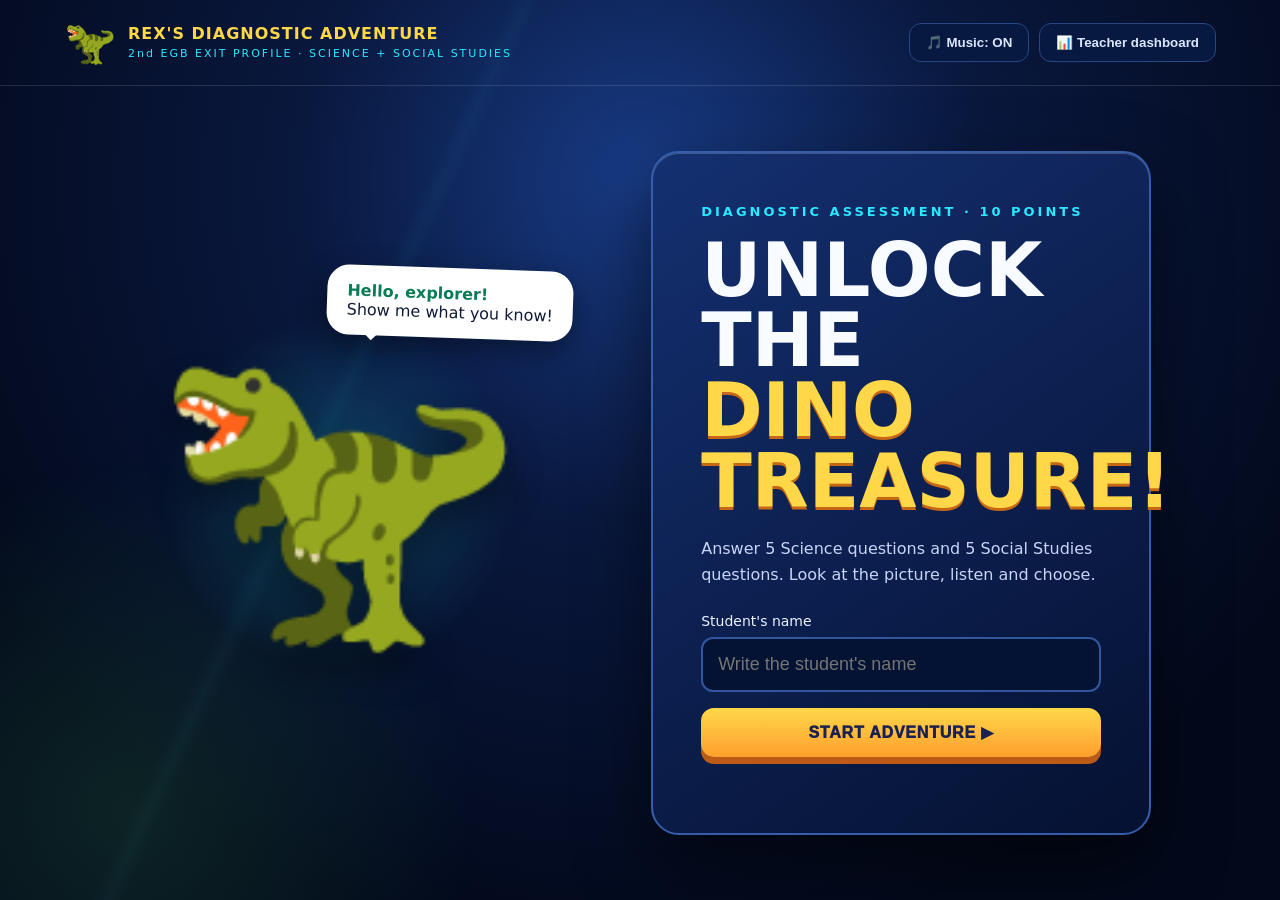
<file: index.html>
<!doctype html>
<html lang="en">
<head>
  <meta charset="UTF-8">
  <meta name="viewport" content="width=device-width,initial-scale=1">
  <meta name="theme-color" content="#07122f">
  <title>Rex's Diagnostic Adventure · 2nd EGB</title>
  <link rel="stylesheet" href="styles.css">
  <link rel="stylesheet" href="fun.css">
  <link rel="stylesheet" href="rubric.css">
</head>
<body>
<main class="app-shell">
  <header class="topbar">
    <div class="brand"><span class="brand-mark">🦖</span><div><b>REX'S DIAGNOSTIC ADVENTURE</b><small>2nd EGB EXIT PROFILE · SCIENCE + SOCIAL STUDIES</small></div></div>
      <div class="top-actions"><button id="musicBtn" class="teacher-link" type="button" aria-pressed="true">🎵 Music: ON</button><button id="teacherBtn" class="teacher-link" type="button">📊 Teacher dashboard</button></div>
  </header>

  <section id="startScreen" class="screen start-screen active">
    <div class="rex-stage"><div class="spotlight"></div><div class="rex">🦖</div><div class="speech"><span>Hello, explorer!</span> Show me what you know!</div></div>
    <div class="start-card">
      <span class="eyebrow">DIAGNOSTIC ASSESSMENT · 10 POINTS</span>
      <h1>Unlock the<br><em>Dino Treasure!</em></h1>
      <p>Answer 5 Science questions and 5 Social Studies questions. Look at the picture, listen and choose.</p>
      <label for="studentName">Student's name</label>
      <input id="studentName" maxlength="50" autocomplete="off" placeholder="Write the student's name">
      <button id="startBtn" class="primary" type="button">START ADVENTURE ▶</button>
      <p id="nameError" class="error" role="alert"></p>
    </div>
  </section>

  <section id="gameScreen" class="screen game-screen">
    <div class="game-head"><div><span id="studentLabel" class="player-name"></span><span id="subjectPill" class="subject-pill"></span></div><div class="question-count">MISSION <b id="questionNumber">1</b> / 10</div></div>
    <div class="progress"><span id="progressBar"></span></div>
    <div class="arena">
      <aside class="prize-ladder">
        <h2>10-POINT MAP</h2>
        <div class="score-map"><span>🔬 Science rubric <b>/10</b></span><span>🌎 Social Studies rubric <b>/10</b></span><strong>FINAL AVERAGE /10</strong></div>
      </aside>
      <div class="quiz-card">
        <div class="lifelines"><button id="fiftyBtn" type="button">50:50</button><button id="rexHelpBtn" type="button">🦖 Ask Rex</button><button id="speakBtn" type="button">🔊 Listen</button></div>
        <div class="mission-meta"><span id="topicLabel"></span><span id="streakLabel">🥚 Eggs: 0</span></div>
        <div id="clue" class="clue" aria-live="polite"></div>
        <div id="passageCard" class="passage-card"></div>
        <div id="questionVisual" class="question-visual"><img id="questionImage" alt="Reference picture"></div>
        <h2 id="questionText" class="question-text"></h2>
        <div id="answers" class="answers"></div>
        <div id="responseArea" class="response-area"></div>
        <div id="feedback" class="feedback" aria-live="polite"></div>
        <button id="nextBtn" class="primary next-btn" type="button">NEXT MISSION ▶</button>
      </div>
    </div>
  </section>

  <section id="resultScreen" class="screen result-screen">
    <div class="result-rex">🦖</div><span class="eyebrow">ADVENTURE COMPLETE</span><h1>Great job, explorer!</h1>
    <div class="score-ring"><strong id="scoreValue">—/10</strong><span>FINAL SCORE</span></div>
    <p id="resultMessage">Your Science and Social Studies rubrics are ready.</p>
    <div id="breakdown" class="breakdown"></div>
    <div id="resultRubrics" class="result-rubrics"></div>
    <button id="openCurrentRubricsBtn" class="rubric-btn result-rubric-btn" type="button">VIEW FULL RUBRICS</button>
    <button id="newStudentBtn" class="primary" type="button">NEXT EXPLORER</button>
  </section>

  <dialog id="teacherDialog" class="dashboard-dialog">
    <div class="dialog-head"><div><span class="eyebrow">TEACHER MAJO</span><h2>Diagnostic dashboard</h2></div><button id="closeDialog" aria-label="Close">×</button></div>
    <p>Each result includes two Eight Academy rubrics: Science /10 and Social Studies /10. The final grade is their average.</p>
    <div class="table-wrap"><table><thead><tr><th>Student</th><th>Science /10</th><th>Social Studies /10</th><th>Final /10</th><th>Rubrics</th></tr></thead><tbody id="resultsBody"></tbody></table></div>
    <div id="dashboardRubrics" class="dashboard-rubrics"></div>
    <div class="dialog-actions"><button id="downloadBtn" class="primary" type="button">⬇ DOWNLOAD DASHBOARD CSV</button><button id="clearBtn" class="danger" type="button">Clear results</button></div>
  </dialog>

  <dialog id="rubricDialog" class="rubric-dialog">
    <div class="dialog-head"><div><span class="eyebrow">AUTOMATIC INDIVIDUAL RUBRICS</span><h2 id="rubricStudent"></h2></div><button id="closeRubric" aria-label="Close">×</button></div>
    <div id="rubricContent"></div>
    <div class="rubric-total">FINAL GRADE <strong id="rubricTotal">0.00 / 10</strong></div>
    <button id="printRubricBtn" class="primary" type="button">🖨 PRINT / SAVE RUBRICS</button>
  </dialog>
</main>
<script src="app.js"></script>
</body>
</html>
</file>
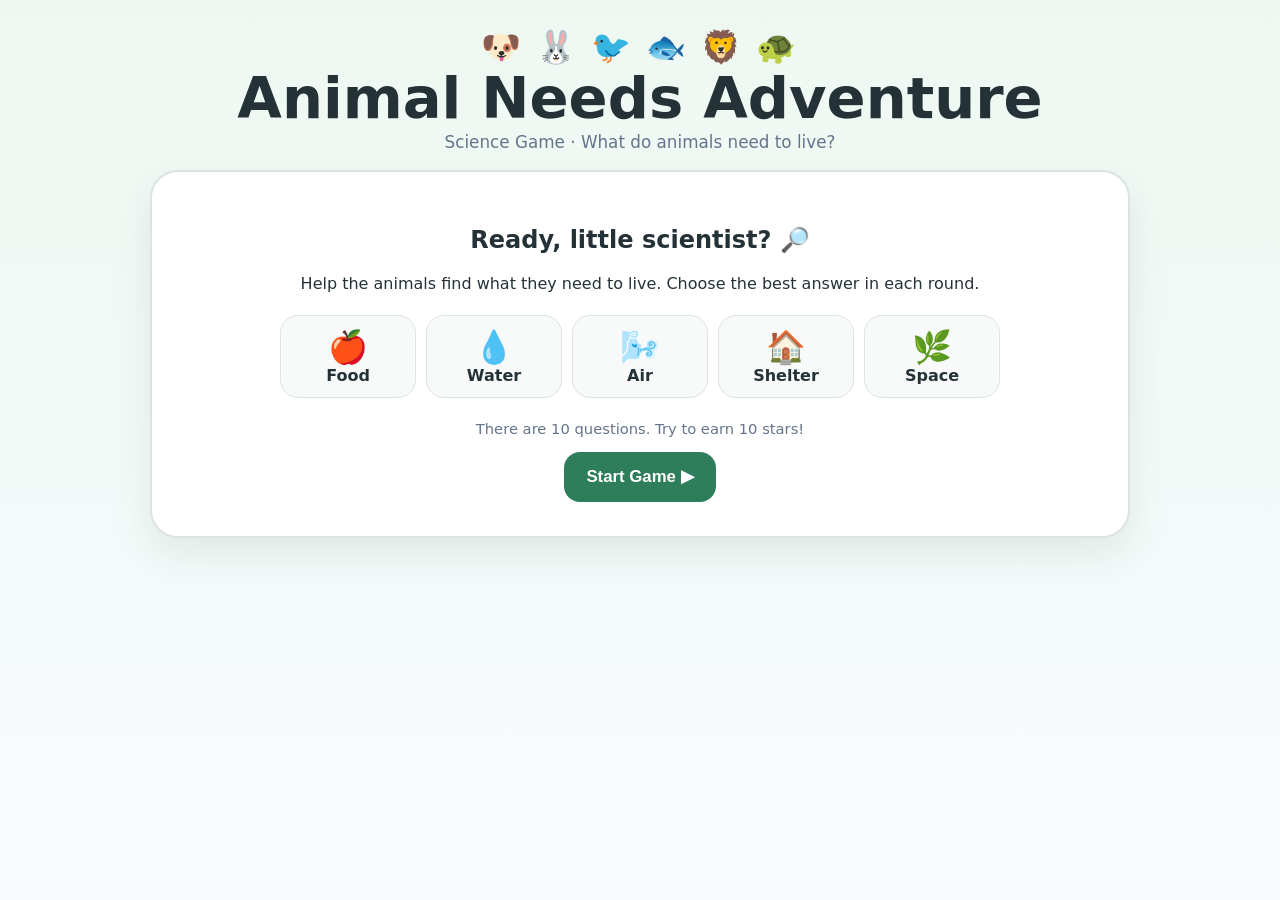
<file: animals-needs/index.html>
<!DOCTYPE html>
<html lang="en">
<head>
<meta charset="UTF-8" />
<meta name="viewport" content="width=device-width, initial-scale=1.0" />
<title>Animal Needs Adventure</title>
<style>
  :root{--ink:#243238;--muted:#64748b;--card:#ffffff;--soft:#f7faf8;--green:#2e7d5b;--green2:#dff4e7;--gold:#f7c948;--bad:#d94b4b;--good:#218c5a;--blue:#dff2ff;--line:#dbe4e0}
  *{box-sizing:border-box}
  body{margin:0;font-family:system-ui,-apple-system,Segoe UI,Roboto,Arial,sans-serif;background:linear-gradient(180deg,#eef8f1,#f8fbff);color:var(--ink);min-height:100vh}
  .wrap{width:min(980px,94vw);margin:0 auto;padding:28px 0 46px}
  .hero{text-align:center;margin-bottom:18px}
  .hero h1{font-size:clamp(2rem,5vw,3.6rem);margin:.15rem 0 .3rem;line-height:1}
  .hero p{margin:0;color:var(--muted);font-size:1.05rem}
  .animals{font-size:2rem;letter-spacing:.15rem;margin-bottom:.25rem}
  .panel{background:var(--card);border:2px solid var(--line);border-radius:28px;padding:clamp(18px,4vw,34px);box-shadow:0 16px 40px rgba(53,86,70,.10)}
  .topbar{display:flex;gap:12px;justify-content:space-between;align-items:center;flex-wrap:wrap;margin-bottom:18px}
  .pill{padding:10px 14px;border-radius:999px;background:var(--soft);border:1px solid var(--line);font-weight:800}
  .progress{height:14px;background:#eef2ef;border-radius:999px;overflow:hidden;flex:1;min-width:160px}
  .progress>div{height:100%;width:0;background:linear-gradient(90deg,#58a879,#8ccf9d);transition:width .25s ease}
  .stage{text-align:center}
  .animal{font-size:clamp(4.5rem,12vw,8rem);line-height:1.1;margin:10px 0}
  .question{font-size:clamp(1.35rem,3vw,2.1rem);font-weight:900;max-width:760px;margin:0 auto 18px}
  .hint{color:var(--muted);margin:-8px auto 18px}
  .grid{display:grid;grid-template-columns:repeat(2,minmax(0,1fr));gap:14px;max-width:760px;margin:0 auto}
  button.choice{appearance:none;border:2px solid var(--line);background:#fff;border-radius:20px;padding:18px 14px;font-size:1.15rem;font-weight:850;color:var(--ink);cursor:pointer;min-height:76px;transition:.16s transform,.16s border-color,.16s background}
  button.choice:hover{transform:translateY(-2px);border-color:#9dcdb0}
  button.choice:focus-visible,.action:focus-visible{outline:4px solid #b9dfc8;outline-offset:3px}
  button.choice.correct{background:#e6f8ed;border-color:#64b985}
  button.choice.wrong{background:#ffe9e9;border-color:#e18c8c}
  button.choice:disabled{cursor:default;opacity:.93}
  .feedback{min-height:56px;margin:18px auto 4px;font-size:1.2rem;font-weight:900}
  .feedback.good{color:var(--good)}
  .feedback.bad{color:var(--bad)}
  .action{border:none;border-radius:16px;background:var(--green);color:#fff;font-weight:900;font-size:1.05rem;padding:14px 22px;cursor:pointer;min-height:50px}
  .action.secondary{background:#eef4f1;color:var(--ink);border:1px solid var(--line)}
  .actions{display:flex;justify-content:center;gap:12px;flex-wrap:wrap;margin-top:14px}
  .startbox{max-width:720px;margin:0 auto;text-align:center}
  .needs{display:grid;grid-template-columns:repeat(5,1fr);gap:10px;margin:22px 0}
  .need{border:1px solid var(--line);background:var(--soft);border-radius:18px;padding:12px 6px;font-weight:800}
  .need span{display:block;font-size:2rem}
  .tiny{font-size:.92rem;color:var(--muted)}
  .resultStars{font-size:3rem;letter-spacing:.2rem;margin:8px 0}
  .summary{font-size:1.25rem;font-weight:850;margin:8px 0 18px}
  .hidden{display:none!important}
  .burst{animation:pop .35s ease}
  @keyframes pop{0%{transform:scale(.92)}70%{transform:scale(1.04)}100%{transform:scale(1)}}
  @media(max-width:640px){.grid{grid-template-columns:1fr}.needs{grid-template-columns:repeat(2,1fr)}.need:last-child{grid-column:1/-1}.wrap{padding-top:16px}.panel{border-radius:22px}.question{font-size:1.45rem}}
  @media(prefers-reduced-motion:reduce){*{scroll-behavior:auto!important;animation:none!important;transition:none!important}}
</style>
</head>
<body>
<main class="wrap">
  <header class="hero">
    <div class="animals" aria-hidden="true">🐶 🐰 🐦 🐟 🦁 🐢</div>
    <h1>Animal Needs Adventure</h1>
    <p>Science Game · What do animals need to live?</p>
  </header>

  <section class="panel" id="startScreen">
    <div class="startbox">
      <h2>Ready, little scientist? 🔎</h2>
      <p>Help the animals find what they need to live. Choose the best answer in each round.</p>
      <div class="needs" aria-label="Basic animal needs">
        <div class="need"><span>🍎</span>Food</div>
        <div class="need"><span>💧</span>Water</div>
        <div class="need"><span>🌬️</span>Air</div>
        <div class="need"><span>🏠</span>Shelter</div>
        <div class="need"><span>🌿</span>Space</div>
      </div>
      <p class="tiny">There are 10 questions. Try to earn 10 stars!</p>
      <button class="action" id="startBtn" type="button">Start Game ▶</button>
    </div>
  </section>

  <section class="panel hidden" id="gameScreen" aria-live="polite">
    <div class="topbar">
      <div class="pill" id="roundPill">Question 1 / 10</div>
      <div class="progress" aria-label="Game progress"><div id="progressBar"></div></div>
      <div class="pill" id="scorePill">⭐ 0</div>
    </div>
    <div class="stage">
      <div class="animal" id="animalEmoji" aria-hidden="true">🐶</div>
      <div class="question" id="questionText"></div>
      <div class="hint" id="hintText"></div>
      <div class="grid" id="choices"></div>
      <div class="feedback" id="feedback"></div>
      <div class="actions">
        <button class="action hidden" id="nextBtn" type="button">Next ➜</button>
      </div>
    </div>
  </section>

  <section class="panel hidden" id="endScreen">
    <div class="startbox">
      <div class="animal">🏆</div>
      <h2>Great job, scientist!</h2>
      <div class="resultStars" id="resultStars">⭐⭐⭐⭐⭐</div>
      <div class="summary" id="summary"></div>
      <p id="endMessage"></p>
      <div class="actions">
        <button class="action" id="restartBtn" type="button">Play Again ↻</button>
      </div>
    </div>
  </section>
</main>

<script>
(() => {
  const questions = [
    {animal:'🐶',q:'What does this dog need to drink?',hint:'Choose one.',choices:['🥤 Soda','💧 Water','🍭 Candy','🧸 Toy'],answer:1,why:'Animals need water to live.'},
    {animal:'🐰',q:'What does this rabbit need for energy?',hint:'Think about what animals eat.',choices:['🍎 Food','📱 Phone','🎈 Balloon','✏️ Pencil'],answer:0,why:'Animals need food for energy.'},
    {animal:'🐦',q:'What does this bird need to breathe?',hint:'We breathe it too!',choices:['🌬️ Air','🧃 Juice','🪨 Rock','🧢 Hat'],answer:0,why:'Animals need air to breathe.'},
    {animal:'🦁',q:'The sun is very hot. What can give this lion protection?',hint:'Choose the safe place.',choices:['🏠 Shelter','🍬 Candy','🎮 Game','📚 Book'],answer:0,why:'Shelter protects animals from heat, cold, rain, and danger.'},
    {animal:'🐢',q:'What does this turtle need to move and live comfortably?',hint:'Animals need room around them.',choices:['🌿 Space','🖍️ Crayons','🎵 Music','👑 Crown'],answer:0,why:'Animals need enough space to move and live.'},
    {animal:'🐟',q:'A fish needs water. Which picture shows its best place to live?',hint:'Pick the habitat that gives it what it needs.',choices:['🌊 Pond / water','🏜️ Desert','🛋️ Sofa','🏙️ Road'],answer:0,why:'Fish live in water habitats.'},
    {animal:'🐮',q:'Which TWO are basic needs of this cow?',hint:'Choose the best pair.',choices:['🍎 Food + 💧 Water','🎁 Gifts + 🎈 Balloons','📺 TV + 🎮 Games','👟 Shoes + 🧢 Hat'],answer:0,why:'Food and water are basic animal needs.'},
    {animal:'🐦',q:'Why does a bird need a nest?',hint:'A nest is a kind of...',choices:['🏠 Shelter','🍎 Food','🌬️ Air','💧 Water'],answer:0,why:'A nest is shelter. It gives protection and a safe place to rest.'},
    {animal:'🐘',q:'Which one is NOT a basic animal need?',hint:'Look for something animals can live without.',choices:['💧 Water','🌬️ Air','🎮 Video games','🍎 Food'],answer:2,why:'Video games are fun, but animals do not need them to live.'},
    {animal:'🦊',q:'Choose ALL the idea in one answer: What do animals need to live?',hint:'Find the complete list.',choices:['Food, water, air, shelter, and space','Candy, toys, phones, and TV','Only water','Only food'],answer:0,why:'Animals need food, water, air, shelter, and space.'}
  ];

  const startScreen = document.getElementById('startScreen');
  const gameScreen = document.getElementById('gameScreen');
  const endScreen = document.getElementById('endScreen');
  const startBtn = document.getElementById('startBtn');
  const restartBtn = document.getElementById('restartBtn');
  const nextBtn = document.getElementById('nextBtn');
  const roundPill = document.getElementById('roundPill');
  const scorePill = document.getElementById('scorePill');
  const progressBar = document.getElementById('progressBar');
  const animalEmoji = document.getElementById('animalEmoji');
  const questionText = document.getElementById('questionText');
  const hintText = document.getElementById('hintText');
  const choices = document.getElementById('choices');
  const feedback = document.getElementById('feedback');
  const summary = document.getElementById('summary');
  const resultStars = document.getElementById('resultStars');
  const endMessage = document.getElementById('endMessage');

  let current = 0;
  let score = 0;
  let answered = false;

  function show(screen){
    [startScreen,gameScreen,endScreen].forEach(s=>s.classList.add('hidden'));
    screen.classList.remove('hidden');
  }

  function start(){
    current = 0;
    score = 0;
    answered = false;
    show(gameScreen);
    render();
  }

  function render(){
    answered = false;
    const item = questions[current];
    roundPill.textContent = `Question ${current+1} / ${questions.length}`;
    scorePill.textContent = `⭐ ${score}`;
    progressBar.style.width = `${(current/questions.length)*100}%`;
    animalEmoji.textContent = item.animal;
    questionText.textContent = item.q;
    hintText.textContent = item.hint;
    feedback.textContent = '';
    feedback.className = 'feedback';
    nextBtn.classList.add('hidden');
    choices.innerHTML = '';

    item.choices.forEach((label,index)=>{
      const btn = document.createElement('button');
      btn.type = 'button';
      btn.className = 'choice';
      btn.textContent = label;
      btn.addEventListener('click',()=>answer(index,btn));
      choices.appendChild(btn);
    });
  }

  function answer(index,clicked){
    if(answered) return;
    answered = true;
    const item = questions[current];
    const buttons = [...choices.querySelectorAll('button')];
    buttons.forEach(b=>b.disabled=true);

    if(index === item.answer){
      score++;
      clicked.classList.add('correct','burst');
      feedback.textContent = `Correct! 🎉 ${item.why}`;
      feedback.classList.add('good');
      scorePill.textContent = `⭐ ${score}`;
    } else {
      clicked.classList.add('wrong');
      buttons[item.answer].classList.add('correct');
      feedback.textContent = `Good try! 💪 ${item.why}`;
      feedback.classList.add('bad');
    }
    progressBar.style.width = `${((current+1)/questions.length)*100}%`;
    nextBtn.textContent = current === questions.length-1 ? 'See Results 🏆' : 'Next ➜';
    nextBtn.classList.remove('hidden');
    nextBtn.focus();
  }

  function next(){
    if(current < questions.length-1){current++; render();}
    else finish();
  }

  function finish(){
    show(endScreen);
    summary.textContent = `You got ${score} out of ${questions.length} stars!`;
    const stars = Math.max(1,Math.round(score/2));
    resultStars.textContent = '⭐'.repeat(stars) + '☆'.repeat(5-stars);
    endMessage.textContent = score >= 9 ? 'Amazing! You are an Animal Needs Expert! 🌟' : score >= 7 ? 'Great work! You know what animals need! 🐾' : 'Nice effort! Play again and become an Animal Needs Expert! 🌱';
  }

  startBtn.addEventListener('click',start);
  restartBtn.addEventListener('click',start);
  nextBtn.addEventListener('click',next);
})();
</script>
</body>
</html>
</file>
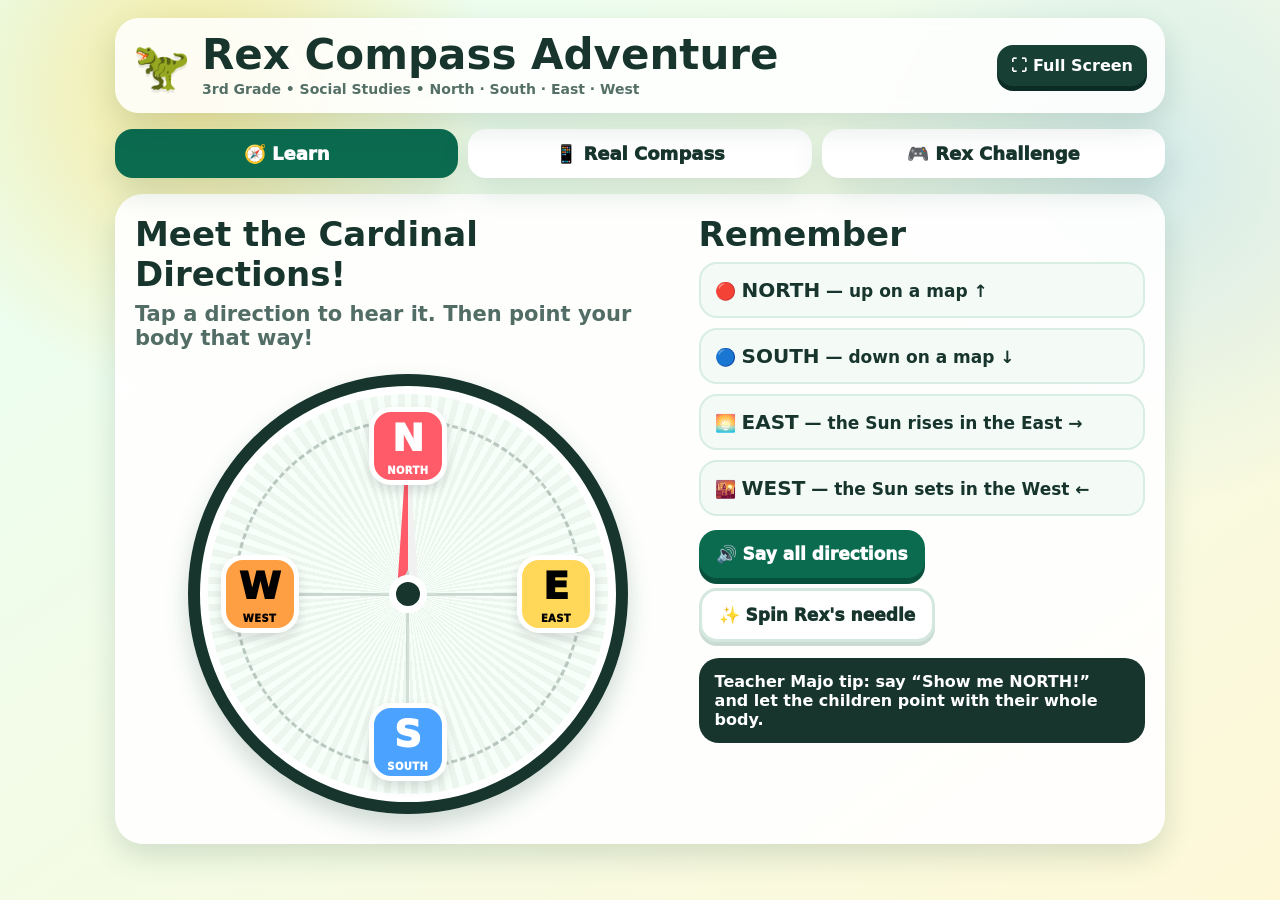
<file: compass/index.html>
<!doctype html>
<html lang="en">
<head>
  <meta charset="utf-8" />
  <meta name="viewport" content="width=device-width,initial-scale=1,viewport-fit=cover" />
  <meta name="theme-color" content="#0b6b4f" />
  <title>Rex Compass Adventure</title>
  <style>
    :root{
      --bg1:#e9fff4;--bg2:#fef8d8;--ink:#17352d;--green:#0b6b4f;--green2:#16a36f;
      --yellow:#ffd85a;--orange:#ff9f43;--blue:#4ba3ff;--red:#ff5b69;--card:#ffffff;
      --shadow:0 12px 30px rgba(18,73,57,.16);
    }
    *{box-sizing:border-box}
    html,body{margin:0;min-height:100%;font-family:system-ui,-apple-system,Segoe UI,Roboto,Arial,sans-serif;color:var(--ink)}
    body{
      background:
        radial-gradient(circle at 15% 10%,rgba(255,216,90,.55),transparent 22%),
        radial-gradient(circle at 90% 20%,rgba(75,163,255,.18),transparent 24%),
        linear-gradient(145deg,var(--bg1),var(--bg2));
      padding:18px;
    }
    button{font:inherit}
    .app{max-width:1050px;margin:0 auto}
    .top{
      display:flex;align-items:center;justify-content:space-between;gap:16px;flex-wrap:wrap;
      background:rgba(255,255,255,.86);backdrop-filter:blur(8px);padding:16px 18px;border-radius:24px;box-shadow:var(--shadow)
    }
    .brand{display:flex;align-items:center;gap:12px}
    .rex{font-size:46px;filter:drop-shadow(0 3px 0 rgba(0,0,0,.08))}
    h1{font-size:clamp(25px,4vw,42px);margin:0;line-height:1}
    .sub{font-size:14px;font-weight:800;color:#547067;margin-top:5px}
    .fullscreen{
      border:0;border-radius:16px;background:#183f34;color:white;padding:11px 14px;font-weight:900;cursor:pointer;
      box-shadow:0 5px 0 #0b2c24;
    }
    .tabs{display:grid;grid-template-columns:repeat(3,1fr);gap:10px;margin:16px 0}
    .tab{
      border:0;border-radius:18px;padding:14px 10px;font-weight:950;font-size:clamp(14px,2.2vw,18px);
      background:#fff;color:var(--ink);box-shadow:var(--shadow);cursor:pointer;transition:.2s transform,.2s background
    }
    .tab:hover{transform:translateY(-2px)}
    .tab.active{background:var(--green);color:white}
    .panel{display:none}
    .panel.active{display:block}
    .card{background:rgba(255,255,255,.92);border-radius:28px;padding:20px;box-shadow:var(--shadow)}
    .grid2{display:grid;grid-template-columns:1.1fr .9fr;gap:18px}
    .section-title{margin:0 0 8px;font-size:clamp(23px,3vw,34px)}
    .lead{font-size:clamp(16px,2.2vw,21px);font-weight:700;color:#526d65;margin:0 0 14px}
    .compass-wrap{display:grid;place-items:center;padding:10px}
    .compass{
      width:min(74vw,440px);aspect-ratio:1;position:relative;border-radius:50%;
      background:
        repeating-conic-gradient(from -1deg,#f6fff9 0 2deg,#ecf6ef 2deg 4deg);
      border:12px solid #17352d;box-shadow:inset 0 0 0 8px #fff,0 12px 24px rgba(20,70,55,.2);
      overflow:hidden;
    }
    .ring{position:absolute;inset:8%;border-radius:50%;border:3px dashed rgba(23,53,45,.25)}
    .axis-v,.axis-h{position:absolute;background:rgba(23,53,45,.16)}
    .axis-v{width:3px;height:78%;top:11%;left:calc(50% - 1.5px)}
    .axis-h{height:3px;width:78%;left:11%;top:calc(50% - 1.5px)}
    .needle{
      position:absolute;left:50%;top:50%;width:22px;height:39%;transform-origin:50% 100%;
      transform:translate(-50%,-100%) rotate(0deg);transition:transform .15s linear;z-index:2
    }
    .needle:before{
      content:"";position:absolute;inset:0;clip-path:polygon(50% 0,100% 100%,50% 85%,0 100%);
      background:linear-gradient(90deg,var(--red) 0 50%,#f1f1f1 50%);filter:drop-shadow(0 4px 3px rgba(0,0,0,.18))
    }
    .pin{position:absolute;left:50%;top:50%;transform:translate(-50%,-50%);width:38px;height:38px;border-radius:50%;background:#17352d;border:7px solid white;z-index:3}
    .dir{
      position:absolute;z-index:4;width:78px;height:78px;border-radius:22px;display:grid;place-items:center;
      font-weight:1000;font-size:clamp(24px,5vw,38px);border:5px solid white;box-shadow:0 6px 12px rgba(0,0,0,.12);cursor:pointer;user-select:none
    }
    .dir small{display:block;font-size:10px;letter-spacing:.4px}
    .north{top:5%;left:50%;transform:translateX(-50%);background:var(--red);color:white}
    .south{bottom:5%;left:50%;transform:translateX(-50%);background:var(--blue);color:white}
    .east{right:5%;top:50%;transform:translateY(-50%);background:var(--yellow)}
    .west{left:5%;top:50%;transform:translateY(-50%);background:var(--orange)}
    .fact-list{display:grid;gap:10px}
    .fact{padding:14px;border-radius:18px;font-weight:850;font-size:17px;background:#f4fbf7;border:2px solid #d8eee3}
    .fact b{font-size:20px}
    .primary,.secondary{
      border:0;border-radius:18px;padding:14px 17px;font-weight:950;font-size:17px;cursor:pointer;
      transition:.15s transform,.15s filter
    }
    .primary{background:var(--green);color:white;box-shadow:0 6px 0 #07513c}
    .secondary{background:#fff;color:var(--ink);border:3px solid #d5e8df;box-shadow:0 4px 0 #cadbd4}
    .primary:active,.secondary:active{transform:translateY(3px);box-shadow:none}
    .buttons{display:flex;gap:10px;flex-wrap:wrap;margin-top:14px}
    .sensor-box{display:grid;place-items:center;text-align:center}
    .heading{font-size:clamp(52px,10vw,88px);font-weight:1000;line-height:1;margin:8px 0;color:var(--green)}
    .facing{font-size:clamp(22px,4vw,34px);font-weight:1000;margin:4px 0 12px}
    .status{padding:10px 14px;border-radius:14px;background:#fff6cf;font-weight:800;max-width:650px}

    .quest-wrap{max-width:720px;margin:12px auto 18px}
    .quest-label{font-weight:950;font-size:clamp(18px,3vw,26px);margin-bottom:10px}
    .game-map{
      position:relative;display:grid;grid-template-columns:repeat(5,1fr);grid-template-rows:repeat(5,1fr);
      gap:7px;aspect-ratio:1;max-width:520px;margin:0 auto;padding:12px;border-radius:28px;
      background:linear-gradient(180deg,#dff6ff 0 22%,#c9efba 22% 100%);
      border:5px solid #17352d;box-shadow:inset 0 0 0 5px rgba(255,255,255,.55),0 10px 0 rgba(23,53,45,.12);
      overflow:hidden
    }
    .map-cell{
      border-radius:14px;background:rgba(255,255,255,.26);border:2px dashed rgba(23,53,45,.10);
      display:grid;place-items:center;min-width:0
    }
    .map-cell.path{background:rgba(255,247,211,.72)}.game-piece{
      font-size:clamp(34px,8vw,68px);line-height:1;filter:drop-shadow(0 4px 2px rgba(0,0,0,.15));
      transition:transform .45s ease,opacity .2s ease;z-index:3
    }
    .game-piece.target{animation:bob 1s ease-in-out infinite}
    .game-piece.move-n{transform:translateY(-205%)}
    .game-piece.move-s{transform:translateY(205%)}
    .game-piece.move-e{transform:translateX(205%)}
    .game-piece.move-w{transform:translateX(-205%)}
    .map-scenery{font-size:clamp(18px,4vw,34px);opacity:.78}
    @keyframes bob{50%{transform:translateY(-7px)}}
    .question-line{
      margin:14px auto 0;padding:12px 14px;border-radius:18px;background:#f2faf6;border:3px solid #d7eadf;
      max-width:620px;font-size:clamp(18px,3vw,26px);font-weight:1000
    }
    .direction-bank{display:grid;grid-template-columns:repeat(4,1fr);gap:10px;max-width:760px;margin:14px auto 0}
    .direction-bank .answer{min-height:78px}
    .round-tag{font-size:14px;font-weight:900;color:#587067;margin-top:3px}
    @media(max-width:620px){
      .direction-bank{grid-template-columns:repeat(2,1fr)}
      .game-map{gap:5px;padding:9px}
    }

    .challenge-card{text-align:center}
    .scorebar{display:flex;justify-content:center;gap:12px;flex-wrap:wrap;margin:8px 0 14px}
    .pill{background:#effaf4;border:2px solid #d2eddf;border-radius:999px;padding:8px 13px;font-weight:950}
    .prompt{
      min-height:94px;display:grid;place-items:center;background:linear-gradient(135deg,#17352d,#0b6b4f);
      color:white;border-radius:24px;font-size:clamp(25px,5vw,48px);font-weight:1000;padding:14px;margin:10px 0 16px;
      box-shadow:0 8px 0 #092e25
    }
    .answer-grid{display:grid;grid-template-columns:repeat(2,minmax(0,1fr));gap:12px;max-width:650px;margin:0 auto}
    .answer{
      min-height:86px;border:0;border-radius:22px;font-size:clamp(22px,4vw,34px);font-weight:1000;cursor:pointer;
      box-shadow:0 7px 0 rgba(0,0,0,.12);transition:.15s transform
    }
    .answer:active{transform:translateY(4px)}
    .answer[data-dir="NORTH"]{background:#ff6672;color:white}
    .answer[data-dir="SOUTH"]{background:#63adff;color:white}
    .answer[data-dir="EAST"]{background:#ffe16d;color:#453800}
    .answer[data-dir="WEST"]{background:#ffaf5b;color:#452800}
    .feedback{font-size:clamp(20px,3vw,28px);font-weight:1000;min-height:40px;margin:12px 0}
    .tiny{font-size:13px;color:#668078;font-weight:700}
    .teacher-tip{margin-top:16px;background:#17352d;color:white;border-radius:20px;padding:14px 16px;font-weight:750}
    .celebrate{animation:pop .45s ease}
    @keyframes pop{0%{transform:scale(.9)}60%{transform:scale(1.08)}100%{transform:scale(1)}}
    .confetti{position:fixed;top:-20px;width:12px;height:20px;border-radius:4px;z-index:1000;animation:fall 1.5s linear forwards}
    @keyframes fall{to{transform:translateY(110vh) rotate(720deg);opacity:.8}}
    @media(max-width:780px){
      body{padding:10px}.grid2{grid-template-columns:1fr}.tabs{gap:6px}.tab{padding:12px 6px}.card{padding:15px}.dir{width:64px;height:64px;border-radius:18px}
    }
  </style>
</head>
<body>
<div class="app">
  <header class="top">
    <div class="brand">
      <div class="rex" aria-hidden="true">🦖</div>
      <div>
        <h1>Rex Compass Adventure</h1>
        <div class="sub">3rd Grade • Social Studies • North · South · East · West</div>
      </div>
    </div>
    <button class="fullscreen" id="fullBtn">⛶ Full Screen</button>
  </header>

  <nav class="tabs" aria-label="App modes">
    <button class="tab active" data-panel="learn">🧭 Learn</button>
    <button class="tab" data-panel="real">📱 Real Compass</button>
    <button class="tab" data-panel="game">🎮 Rex Challenge</button>
  </nav>

  <section class="panel active" id="learn">
    <div class="card grid2">
      <div>
        <h2 class="section-title">Meet the Cardinal Directions!</h2>
        <p class="lead">Tap a direction to hear it. Then point your body that way!</p>
        <div class="compass-wrap">
          <div class="compass" aria-label="Cardinal directions practice compass">
            <div class="ring"></div><div class="axis-v"></div><div class="axis-h"></div>
            <div class="needle" id="learnNeedle"></div><div class="pin"></div>
            <button class="dir north" data-say="North">N<small>NORTH</small></button>
            <button class="dir south" data-say="South">S<small>SOUTH</small></button>
            <button class="dir east" data-say="East">E<small>EAST</small></button>
            <button class="dir west" data-say="West">W<small>WEST</small></button>
          </div>
        </div>
      </div>
      <div>
        <h2 class="section-title">Remember</h2>
        <div class="fact-list">
          <div class="fact">🔴 <b>NORTH</b> — up on a map ↑</div>
          <div class="fact">🔵 <b>SOUTH</b> — down on a map ↓</div>
          <div class="fact">🌅 <b>EAST</b> — the Sun rises in the East →</div>
          <div class="fact">🌇 <b>WEST</b> — the Sun sets in the West ←</div>
        </div>
        <div class="buttons">
          <button class="primary" id="sayAll">🔊 Say all directions</button>
          <button class="secondary" id="spinNeedle">✨ Spin Rex's needle</button>
        </div>
        <div class="teacher-tip">Teacher Majo tip: say “Show me NORTH!” and let the children point with their whole body.</div>
      </div>
    </div>
  </section>

  <section class="panel" id="real">
    <div class="card sensor-box">
      <h2 class="section-title">Real Compass Mode</h2>
      <p class="lead">Use this on a phone or tablet with a motion sensor.</p>
      <div class="compass-wrap">
        <div class="compass">
          <div class="ring"></div><div class="axis-v"></div><div class="axis-h"></div>
          <div class="needle" id="realNeedle"></div><div class="pin"></div>
          <div class="dir north">N<small>NORTH</small></div>
          <div class="dir south">S<small>SOUTH</small></div>
          <div class="dir east">E<small>EAST</small></div>
          <div class="dir west">W<small>WEST</small></div>
        </div>
      </div>
      <div class="heading" id="heading">0°</div>
      <div class="facing" id="facing">Facing NORTH ↑</div>
      <div class="status" id="sensorStatus">Tap “Start Compass” and allow motion access if your device asks.</div>
      <div class="buttons" style="justify-content:center">
        <button class="primary" id="startCompass">🧭 Start Compass</button>
        <button class="secondary" id="speakFacing">🔊 Say direction</button>
      </div>
      <p class="tiny">If the device has no orientation sensor, use Learn or Rex Challenge mode instead.</p>
    </div>
  </section>

  <section class="panel" id="game">
    <div class="card challenge-card">
      <h2 class="section-title">Rex Direction Quest! 🦖🗺️</h2>
      <p class="lead">Look at the map. Where should Rex go?</p>
      <div class="scorebar">
        <div class="pill">⭐ Score: <span id="score">0</span>/10</div>
        <div class="pill">🔥 Streak: <span id="streak">0</span></div>
        <div class="pill">🎯 Round: <span id="roundNo">1</span>/10</div>
      </div>

      <div class="quest-wrap">
        <div class="quest-label" id="mission">Help Rex get to the ⭐!</div>
        <div class="game-map" id="gameMap" aria-label="Direction challenge map">
        </div>
        <div class="question-line" id="prompt">The ⭐ is ______ of Rex.</div>
        <div class="round-tag">Choose the correct cardinal direction.</div>
      </div>

      <div class="direction-bank">
        <button class="answer" data-dir="NORTH">↑ NORTH</button>
        <button class="answer" data-dir="SOUTH">↓ SOUTH</button>
        <button class="answer" data-dir="EAST">EAST →</button>
        <button class="answer" data-dir="WEST">← WEST</button>
      </div>

      <div class="feedback" id="feedback">Ready, explorers? 🧭</div>
      <div class="buttons" style="justify-content:center">
        <button class="secondary" id="repeatChallenge">🔊 Hear the question</button>
        <button class="secondary" id="resetGame">↻ New Game</button>
      </div>
      <p class="tiny">Keyboard: ↑ North · ↓ South · → East · ← West</p>
    </div>
  </section>
</div>

<script>
(() => {
  const tabs=[...document.querySelectorAll('.tab')];
  const panels=[...document.querySelectorAll('.panel')];
  tabs.forEach(t=>t.addEventListener('click',()=>{
    tabs.forEach(x=>x.classList.toggle('active',x===t));
    panels.forEach(p=>p.classList.toggle('active',p.id===t.dataset.panel));
  }));

  const speak=(text)=>{
    if(!('speechSynthesis' in window)) return;
    speechSynthesis.cancel();
    const u=new SpeechSynthesisUtterance(text);
    u.lang='en-US';u.rate=.82;u.pitch=1.08;
    speechSynthesis.speak(u);
  };

  document.querySelectorAll('[data-say]').forEach(b=>b.addEventListener('click',()=>speak(b.dataset.say)));
  document.getElementById('sayAll').addEventListener('click',()=>speak('North. South. East. West. Cardinal directions!'));
  document.getElementById('speakFacing').addEventListener('click',()=>speak(document.getElementById('facing').textContent.replace(/[↑↓←→]/g,'')));

  const learnNeedle=document.getElementById('learnNeedle');
  document.getElementById('spinNeedle').addEventListener('click',()=>{
    const turns=720+Math.floor(Math.random()*1080);
    const stop=[0,90,180,270][Math.floor(Math.random()*4)];
    learnNeedle.style.transition='transform 1.5s cubic-bezier(.18,.8,.2,1)';
    learnNeedle.style.transform='translate(-50%,-100%) rotate('+(turns+stop)+'deg)';
    setTimeout(()=>{
      const name={0:'North',90:'East',180:'South',270:'West'}[stop];
      speak(name);
    },1400);
  });

  let compassStarted=false;
  const realNeedle=document.getElementById('realNeedle');
  const headingEl=document.getElementById('heading');
  const facingEl=document.getElementById('facing');
  const statusEl=document.getElementById('sensorStatus');

  const cardinal=(deg)=>{
    const d=((deg%360)+360)%360;
    if(d>=315||d<45)return ['NORTH','↑'];
    if(d<135)return ['EAST','→'];
    if(d<225)return ['SOUTH','↓'];
    return ['WEST','←'];
  };

  const handleOrientation=(e)=>{
    let h=null;
    if(typeof e.webkitCompassHeading==='number') h=e.webkitCompassHeading;
    else if(typeof e.alpha==='number') h=(360-e.alpha)%360;
    if(h===null||Number.isNaN(h)) return;
    const screenAngle=(screen.orientation&&typeof screen.orientation.angle==='number')?screen.orientation.angle:(typeof window.orientation==='number'?window.orientation:0);
    h=(h+screenAngle+360)%360;
    const [name,arrow]=cardinal(h);
    headingEl.textContent=Math.round(h)+'°';
    facingEl.textContent='Facing '+name+' '+arrow;
    realNeedle.style.transform='translate(-50%,-100%) rotate('+h+'deg)';
    statusEl.textContent='Move slowly and keep the device flat for a steadier reading.';
    compassStarted=true;
  };

  async function startCompass(){
    try{
      if(typeof DeviceOrientationEvent==='undefined'){
        statusEl.textContent='This device does not provide a compass sensor. Use Learn or Rex Challenge mode.';
        return;
      }
      if(typeof DeviceOrientationEvent.requestPermission==='function'){
        const permission=await DeviceOrientationEvent.requestPermission();
        if(permission!=='granted'){
          statusEl.textContent='Motion permission was not granted.';
          return;
        }
      }
      window.addEventListener('deviceorientationabsolute',handleOrientation,true);
      window.addEventListener('deviceorientation',handleOrientation,true);
      statusEl.textContent='Compass started. Turn the phone or tablet slowly.';
      setTimeout(()=>{
        if(!compassStarted) statusEl.textContent='No compass reading yet. Your browser/device may not expose an orientation sensor. Try Rex Challenge mode.';
      },2200);
    }catch(err){
      statusEl.textContent='The compass sensor could not start. Try Learn or Rex Challenge mode.';
    }
  }
  document.getElementById('startCompass').addEventListener('click',startCompass);

  let target='NORTH',score=0,streak=0,roundNo=1,last='',questionMode='objectFromRex';
  const dirs=['NORTH','SOUTH','EAST','WEST'];
  const treasures=['⭐','🎁','🍎','🌻','🥚','🏠','💎','🍉','⚽','🦴'];
  const prompt=document.getElementById('prompt');
  const mission=document.getElementById('mission');
  const scoreEl=document.getElementById('score');
  const streakEl=document.getElementById('streak');
  const roundEl=document.getElementById('roundNo');
  const feedback=document.getElementById('feedback');
  const gameMap=document.getElementById('gameMap');

  const opposite={NORTH:'SOUTH',SOUTH:'NORTH',EAST:'WEST',WEST:'EAST'};
  const moveClass={NORTH:'move-n',SOUTH:'move-s',EAST:'move-e',WEST:'move-w'};

  function makePositions(dir){
    // Vary Rex's location so children cannot rely on "top/bottom of the whole screen".
    let rex={row:3,col:3}, item={row:3,col:3};
    if(dir==='NORTH'){
      rex={row:4+Math.floor(Math.random()*2),col:2+Math.floor(Math.random()*3)};
      item={row:1+Math.floor(Math.random()*2),col:rex.col};
    }else if(dir==='SOUTH'){
      rex={row:1+Math.floor(Math.random()*2),col:2+Math.floor(Math.random()*3)};
      item={row:4+Math.floor(Math.random()*2),col:rex.col};
    }else if(dir==='EAST'){
      rex={row:2+Math.floor(Math.random()*3),col:1+Math.floor(Math.random()*2)};
      item={row:rex.row,col:4+Math.floor(Math.random()*2)};
    }else{
      rex={row:2+Math.floor(Math.random()*3),col:4+Math.floor(Math.random()*2)};
      item={row:rex.row,col:1+Math.floor(Math.random()*2)};
    }
    return {rex,item};
  }

  function buildMap(dir,emoji){
    [...gameMap.querySelectorAll('.map-cell,.game-piece,.map-scenery')].forEach(n=>n.remove());
    for(let r=1;r<=5;r++){
      for(let col=1;col<=5;col++){
        const cell=document.createElement('div');
        cell.className='map-cell';
        cell.style.gridRow=r;cell.style.gridColumn=col;
        gameMap.appendChild(cell);
      }
    }

    const {rex:rexPos,item:itemPos}=makePositions(dir);
    gameMap.dataset.rexRow=rexPos.row;gameMap.dataset.rexCol=rexPos.col;
    gameMap.dataset.itemRow=itemPos.row;gameMap.dataset.itemCol=itemPos.col;

    // Distractors make children inspect relative position, not memorize a fixed layout.
    const occupied=new Set([rexPos.row+'-'+rexPos.col,itemPos.row+'-'+itemPos.col]);
    const sceneryIcons=['🌳','🌼','🪨','🌲','☁️','🌵'];
    let added=0;
    while(added<4){
      const r=1+Math.floor(Math.random()*5),col=1+Math.floor(Math.random()*5),key=r+'-'+col;
      if(occupied.has(key))continue;
      occupied.add(key);
      const s=document.createElement('div');s.className='map-scenery';
      s.textContent=sceneryIcons[added%sceneryIcons.length];
      s.style.gridRow=r;s.style.gridColumn=col;gameMap.appendChild(s);added++;
    }

    const rex=document.createElement('div');
    rex.className='game-piece rex';rex.id='rexPiece';rex.textContent='🦖';
    rex.style.gridRow=rexPos.row;rex.style.gridColumn=rexPos.col;
    rex.setAttribute('aria-label','Rex');gameMap.appendChild(rex);

    const t=document.createElement('div');
    t.className='game-piece target';t.id='targetPiece';t.textContent=emoji;
    t.style.gridRow=itemPos.row;t.style.gridColumn=itemPos.col;
    t.setAttribute('aria-label','Target '+emoji);gameMap.appendChild(t);
  }

  function spokenQuestion(emoji){
    if(questionMode==='objectFromRex'){
      return 'Where is the '+emoji+' from Rex? Choose North, South, East, or West.';
    }
    return 'Where is Rex from the '+emoji+'? Choose North, South, East, or West.';
  }

  function setQuestion(emoji){
    questionMode=Math.random()<0.65?'objectFromRex':'rexFromObject';
    if(questionMode==='objectFromRex'){
      prompt.textContent='Where is the '+emoji+' from Rex?';
      mission.textContent='Find the direction of the '+emoji+'!';
    }else{
      prompt.textContent='Where is Rex from the '+emoji+'?';
      mission.textContent='Careful! Now find Rex from the '+emoji+'!';
    }
  }

  function nextChallenge(sayIt=true){
    if(roundNo>10){
      prompt.textContent='🏆 AMAZING! Mission complete!';
      mission.textContent='Rex found all 10 treasures!';
      feedback.textContent='You are Cardinal Direction Champions! 🦖⭐';
      speak('Amazing! You are cardinal direction champions!');
      confetti();
      return;
    }
    let options=dirs.filter(d=>d!==last);
    target=options[Math.floor(Math.random()*options.length)];
    last=target;
    const emoji=treasures[(roundNo-1)%treasures.length];
    buildMap(target,emoji);
    setQuestion(emoji);
    feedback.textContent='Look carefully. No clues on the map! 🧭';
    roundEl.textContent=roundNo;
    if(sayIt)speak(spokenQuestion(emoji));
  }

  function correctAnswer(){
    return questionMode==='objectFromRex'?target:opposite[target];
  }

  function answer(dir){
    if(roundNo>10)return;
    const emoji=treasures[(roundNo-1)%treasures.length];
    const right=correctAnswer();
    if(dir===right){
      score++;streak++;
      scoreEl.textContent=score;streakEl.textContent=streak;
      feedback.textContent='YES! '+right+'! ⭐';
      feedback.classList.remove('celebrate');void feedback.offsetWidth;feedback.classList.add('celebrate');
      const rex=document.getElementById('rexPiece');
      if(rex && questionMode==='objectFromRex') rex.classList.add(moveClass[target]);
      beep(700,.09);
      speak('Yes! '+right+'!');
      roundNo++;
      setTimeout(()=>nextChallenge(true),950);
    }else{
      streak=0;streakEl.textContent=streak;
      feedback.textContent='Not yet! Look at Rex and the '+emoji+' again. 💪';
      beep(210,.09);
      speak('Try again. Look carefully.');
    }
  }

  document.querySelectorAll('.answer').forEach(b=>b.addEventListener('click',()=>answer(b.dataset.dir)));
  document.getElementById('repeatChallenge').addEventListener('click',()=>{
    if(roundNo<=10)speak(spokenQuestion(treasures[(roundNo-1)%treasures.length]));
  });
  document.getElementById('resetGame').addEventListener('click',()=>{
    target='NORTH';score=0;streak=0;roundNo=1;last='';
    scoreEl.textContent='0';streakEl.textContent='0';roundEl.textContent='1';
    nextChallenge(true);
  });

  window.addEventListener('keydown',e=>{
    const map={ArrowUp:'NORTH',ArrowDown:'SOUTH',ArrowRight:'EAST',ArrowLeft:'WEST'};
    const active=document.activeElement;
    if(active && /INPUT|TEXTAREA|SELECT/.test(active.tagName))return;
    if(map[e.key]){e.preventDefault();answer(map[e.key]);}
  });

  function beep(freq,duration){
    try{
      const C=window.AudioContext||window.webkitAudioContext;
      const ctx=new C(),osc=ctx.createOscillator(),gain=ctx.createGain();
      osc.frequency.value=freq;gain.gain.value=.06;osc.connect(gain);gain.connect(ctx.destination);
      osc.start();osc.stop(ctx.currentTime+duration);
      osc.onended=()=>ctx.close();
    }catch(e){}
  }

  function confetti(){
    const colors=['#ff5b69','#4ba3ff','#ffd85a','#16a36f','#ff9f43'];
    for(let i=0;i<70;i++){
      const c=document.createElement('div');c.className='confetti';
      c.style.left=Math.random()*100+'vw';c.style.background=colors[i%colors.length];
      c.style.animationDelay=(Math.random()*.5)+'s';c.style.animationDuration=(1.1+Math.random()*1.3)+'s';
      document.body.appendChild(c);setTimeout(()=>c.remove(),2800);
    }
  }

  document.getElementById('fullBtn').addEventListener('click',async()=>{
    try{
      if(!document.fullscreenElement) await document.documentElement.requestFullscreen();
      else await document.exitFullscreen();
    }catch(e){}
  });

  nextChallenge(false);
})();
</script>
</body>
</html>
</file>
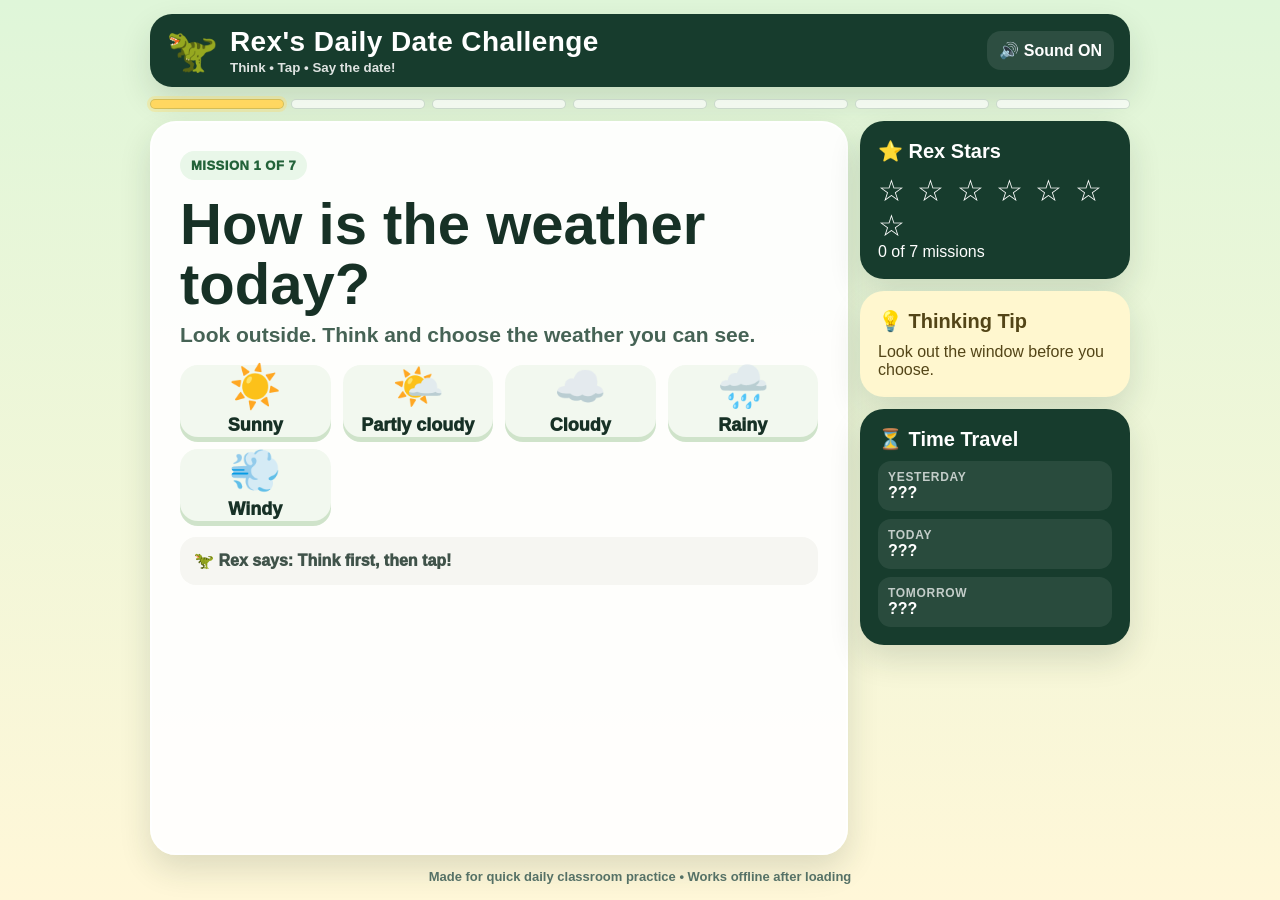
<file: daily-date/index.html>
<!doctype html>
<html lang="en">
<head>
<meta charset="utf-8">
<meta name="viewport" content="width=device-width,initial-scale=1,viewport-fit=cover">
<meta name="theme-color" content="#173c2d">
<title>Rex's Daily Date Challenge</title>
<style>
:root{--ink:#173126;--cream:#fffaf0;--card:#ffffff;--green:#2f7d4a;--green2:#49a864;--yellow:#ffd760;--orange:#ff9f43;--red:#e45b5b;--blue:#5aa9e6;--shadow:0 14px 32px rgba(23,49,38,.14)}
*{box-sizing:border-box}
html,body{margin:0;min-height:100%;font-family:Trebuchet MS,Arial,sans-serif;background:linear-gradient(180deg,#dff6d9 0,#fff7d8 100%);color:var(--ink)}
button{font:inherit}
body{min-height:100vh;display:flex;justify-content:center;padding:14px}
.app{width:min(980px,100%);min-height:calc(100vh - 28px);display:flex;flex-direction:column;gap:12px}
header{display:flex;align-items:center;justify-content:space-between;gap:12px;background:#173c2d;color:white;border-radius:22px;padding:12px 16px;box-shadow:var(--shadow)}
.brand{display:flex;align-items:center;gap:12px}.rex{font-size:42px;line-height:1}.brand b{display:block;font-size:clamp(18px,3vw,28px);letter-spacing:.4px}.brand small{display:block;opacity:.86;margin-top:2px;font-weight:700}
.icon-btn{border:0;background:#ffffff18;color:white;border-radius:14px;padding:10px 12px;cursor:pointer;font-weight:900}
.progress{display:grid;grid-template-columns:repeat(7,1fr);gap:7px}.dot{height:10px;border-radius:999px;background:#ffffffaa;border:1px solid #214f3830}.dot.done{background:var(--green)}.dot.now{background:var(--yellow);outline:3px solid #ffd76055}
main{flex:1;display:grid;grid-template-columns:minmax(0,1fr) 270px;gap:12px}
.panel{background:rgba(255,255,255,.93);border-radius:26px;padding:clamp(16px,3vw,28px);box-shadow:var(--shadow);border:2px solid #fff}
.mission-tag{display:inline-flex;align-items:center;gap:7px;background:#e9f7e9;color:#23633a;padding:7px 11px;border-radius:999px;font-weight:1000;font-size:13px;letter-spacing:.5px;text-transform:uppercase}
.visual-track{display:grid;grid-template-columns:1fr auto 1fr auto 1fr;gap:8px;align-items:center;margin:8px 0 18px}
.v-card{padding:14px 10px;border-radius:18px;text-align:center;font-weight:1000;background:#eef8ec;border:2px solid #d9edd6;box-shadow:0 5px 0 #d5e9d0}
.v-card .emoji{font-size:26px;display:block;margin-bottom:2px}
.v-card small{display:block;font-size:12px;color:#4d695b;margin-top:4px}
.v-card.active{background:#fff8d4;border-color:#ffd760;box-shadow:0 5px 0 #f1d05a;transform:translateY(-1px)}
.arrow-step{font-size:28px;font-weight:1000;color:#2f7d4a;text-align:center}
.helper-row{display:flex;gap:10px;flex-wrap:wrap;margin:2px 0 18px}
.helper-pill{background:#f0f7ff;color:#295c8d;padding:9px 12px;border-radius:999px;font-weight:1000}
.weather-grid{display:grid;grid-template-columns:repeat(auto-fit,minmax(120px,1fr));gap:12px}
.weather-choice{min-height:110px;display:flex;flex-direction:column;align-items:center;justify-content:center;gap:7px}
.weather-choice .weather-icon{font-size:42px;line-height:1}
.weather-choice .weather-word{font-size:18px;font-weight:1000}
.weather-note{margin:4px 0 16px;padding:12px 14px;border-radius:16px;background:#eaf6ff;color:#295c8d;font-weight:900;text-align:center}
h1{font-size:clamp(30px,6vw,58px);line-height:1.04;margin:14px 0 8px}.sub{font-size:clamp(16px,2vw,21px);margin:0 0 18px;color:#466355;font-weight:700}
.options{display:grid;grid-template-columns:repeat(auto-fit,minmax(135px,1fr));gap:10px}.choice{min-height:64px;border:0;border-radius:18px;background:#f2f8ef;color:var(--ink);font-size:clamp(17px,2.4vw,23px);font-weight:1000;cursor:pointer;box-shadow:0 5px 0 #cfe3ca;transition:transform .08s,box-shadow .08s,background .08s}.choice:hover{transform:translateY(-2px)}.choice:active{transform:translateY(3px);box-shadow:0 1px 0 #cfe3ca}.choice.correct{background:#c9f2d2;box-shadow:0 5px 0 #78c88d}.choice.wrong{background:#ffe0e0;box-shadow:0 5px 0 #ef9b9b;animation:shake .22s linear 2}.choice[disabled]{cursor:default}
.number-grid{grid-template-columns:repeat(7,1fr)}.number-grid .choice{min-width:0;min-height:50px;font-size:18px;border-radius:14px}
.feedback{min-height:48px;margin-top:16px;border-radius:16px;padding:11px 14px;font-weight:1000;display:flex;align-items:center;gap:9px;background:#f6f6f2;color:#40534a}.feedback.good{background:#d8f6df;color:#1d6a37}.feedback.try{background:#fff0d4;color:#875417}
.side{display:flex;flex-direction:column;gap:12px}.side-card{background:#173c2d;color:white;border-radius:24px;padding:18px;box-shadow:var(--shadow)}.side-card h2{margin:0 0 10px;font-size:20px}.stars{font-size:30px;letter-spacing:2px;min-height:40px}.tip{background:#fff7cf;color:#534517}.timeline{display:flex;flex-direction:column;gap:8px}.time-chip{padding:9px 10px;border-radius:13px;background:#ffffff14;font-weight:900}.time-chip strong{display:block;font-size:12px;opacity:.72;text-transform:uppercase;letter-spacing:.7px}
.final{display:none;text-align:center}.final.show{display:block}.final h1{margin-bottom:10px}.date-card{margin:20px auto;max-width:720px;padding:24px;border-radius:24px;background:linear-gradient(135deg,#173c2d,#2f7d4a);color:white;box-shadow:var(--shadow)}.date-card .big{font-size:clamp(27px,5vw,48px);font-weight:1000;line-height:1.12}.weather-final{margin:18px auto 6px;display:flex;align-items:center;justify-content:center;gap:14px;background:#ffffff18;border:2px solid #ffffff35;border-radius:20px;padding:14px 18px;max-width:520px}.weather-final span{font-size:48px;line-height:1}.weather-final div{display:flex;flex-direction:column;text-align:left}.weather-final small{font-size:13px;font-weight:900;text-transform:uppercase;letter-spacing:.8px;opacity:.82}.weather-final strong{font-size:clamp(21px,3vw,30px);margin-top:2px}.restart{border:0;background:var(--yellow);color:#463a11;border-radius:16px;padding:14px 22px;font-weight:1000;font-size:18px;cursor:pointer;box-shadow:0 5px 0 #d8ae2f}.say{display:inline-block;margin-top:10px;padding:8px 12px;background:#ffffff18;border-radius:999px;font-weight:900}
.confetti{position:fixed;inset:0;pointer-events:none;overflow:hidden}.confetti i{position:absolute;top:-18px;width:11px;height:18px;border-radius:3px;animation:fall 1.35s linear forwards}
@keyframes fall{to{transform:translateY(110vh) rotate(720deg)}}@keyframes shake{25%{transform:translateX(-5px)}75%{transform:translateX(5px)}}
footer{text-align:center;font-weight:800;color:#557166;font-size:13px;padding:2px}
@media(max-width:760px){main{grid-template-columns:1fr}.side{display:grid;grid-template-columns:1fr 1fr}.number-grid{grid-template-columns:repeat(5,1fr)}.visual-track{grid-template-columns:1fr}.arrow-step{transform:rotate(90deg);font-size:22px;line-height:1}}
@media(max-width:480px){body{padding:8px}.app{min-height:calc(100vh - 16px)}header{border-radius:18px}.brand small{display:none}.rex{font-size:34px}.panel{border-radius:20px;padding:16px}.side{grid-template-columns:1fr}.options{grid-template-columns:repeat(2,1fr)}.number-grid{grid-template-columns:repeat(5,1fr)}.choice{min-height:56px}}
</style>
</head>
<body>
<div class="app">
<header>
  <div class="brand"><div class="rex">🦖</div><div><b>Rex's Daily Date Challenge</b><small>Think • Tap • Say the date!</small></div></div>
  <button class="icon-btn" id="soundBtn" type="button" aria-pressed="true">🔊 Sound ON</button>
</header>
<div class="progress" id="progress" aria-label="Mission progress"></div>
<main>
  <section class="panel" id="gamePanel">
    <span class="mission-tag" id="missionTag">Mission 1 of 6</span>
    <h1 id="question">What day is TODAY?</h1>
    <p class="sub" id="subtitle">Think about the day you came to school today.</p>
    <div class="visual-track" id="visualTrack">
      <div class="v-card" id="cardYesterday"><span class="emoji">⬅️</span>YESTERDAY<small>before today</small></div>
      <div class="arrow-step">→</div>
      <div class="v-card active" id="cardToday"><span class="emoji">📍</span>TODAY<small>now</small></div>
      <div class="arrow-step">→</div>
      <div class="v-card" id="cardTomorrow"><span class="emoji">➡️</span>TOMORROW<small>after today</small></div>
    </div>
    <div class="helper-row" id="helperRow">
      <div class="helper-pill">⬅️ BEFORE = YESTERDAY</div>
      <div class="helper-pill">📍 NOW = TODAY</div>
      <div class="helper-pill">➡️ AFTER = TOMORROW</div>
    </div>
    <div class="options" id="options"></div>
    <div class="feedback" id="feedback" aria-live="polite">🦖 Rex says: You can do it!</div>
  </section>
  <section class="panel final" id="finalPanel">
    <div style="font-size:72px">🦖⭐</div>
    <span class="mission-tag">Mission complete!</span>
    <h1>Great job, Date Explorer!</h1>
    <p class="sub">Now read the date out loud with your class.</p>
    <div class="date-card">
      <div class="big" id="fullDate"></div>
      <div class="weather-final">
        <span id="weatherFinalIcon">🌤️</span>
        <div><small>Today's weather</small><strong id="weatherFinalText"></strong></div>
      </div>
      <div class="say">🗣️ Say it together!</div>
    </div>
    <button class="restart" id="restartBtn" type="button">PLAY AGAIN ↻</button>
  </section>
  <aside class="side">
    <div class="side-card"><h2>⭐ Rex Stars</h2><div class="stars" id="stars">☆ ☆ ☆ ☆ ☆ ☆</div><div id="scoreText">0 of 7 missions</div></div>
    <div class="side-card tip"><h2>💡 Thinking Tip</h2><div id="tipText">Say the days of the week in order.</div></div>
    <div class="side-card" id="timeTravelCard"><h2>⏳ Time Travel</h2><div class="timeline" id="timeline"><div class="time-chip"><strong>Yesterday</strong>???</div><div class="time-chip"><strong>Today</strong>???</div><div class="time-chip"><strong>Tomorrow</strong>???</div></div></div>
  </aside>
</main>
<footer>Made for quick daily classroom practice • Works offline after loading</footer>
</div>
<div class="confetti" id="confetti"></div>
<script>
(() => {
  const DAYS=['Sunday','Monday','Tuesday','Wednesday','Thursday','Friday','Saturday'];
  const MONTHS=['January','February','March','April','May','June','July','August','September','October','November','December'];
  const nowParts = new Intl.DateTimeFormat('en-US',{timeZone:'America/Guayaquil',year:'numeric',month:'numeric',day:'numeric'}).formatToParts(new Date());
  const part = type => Number(nowParts.find(p=>p.type===type).value);
  const today = new Date(Date.UTC(part('year'),part('month')-1,part('day'),12));
  const yesterday = new Date(today); yesterday.setUTCDate(today.getUTCDate()-1);
  const tomorrow = new Date(today); tomorrow.setUTCDate(today.getUTCDate()+1);
  const dayName = d => DAYS[d.getUTCDay()];
  const monthName = d => MONTHS[d.getUTCMonth()];
  const ordinal = n => { const v=n%100; return n+((v>=11&&v<=13)?'th':({1:'st',2:'nd',3:'rd'}[n%10]||'th')); };

  const missions=[
    {type:'weather',q:'How is the weather today?',sub:'Look outside. Think and choose the weather you can see.',options:[
      {label:'Sunny',icon:'☀️'},
      {label:'Partly cloudy',icon:'🌤️'},
      {label:'Cloudy',icon:'☁️'},
      {label:'Rainy',icon:'🌧️'},
      {label:'Windy',icon:'💨'}
    ],tip:'Look out the window before you choose.'},
    {q:'What day is TODAY?',sub:'Look at the middle card. TODAY means now.',answer:dayName(today),options:DAYS,tip:'TODAY is happening now.'},
    {q:'What day was YESTERDAY?',sub:'Look LEFT. YESTERDAY is before today.',answer:dayName(yesterday),options:DAYS,tip:'Yesterday is one day BEFORE today.'},
    {q:'What day is TOMORROW?',sub:'Look RIGHT. TOMORROW is after today.',answer:dayName(tomorrow),options:DAYS,tip:'Tomorrow is one day AFTER today.'},
    {q:'What MONTH is it?',sub:'Choose the month we are in now.',answer:monthName(today),options:MONTHS,tip:'Think about the month on our classroom calendar.'},
    {q:"What is today's DATE NUMBER?",sub:'Choose the number for today.',answer:String(today.getUTCDate()),options:Array.from({length:new Date(Date.UTC(today.getUTCFullYear(),today.getUTCMonth()+1,0)).getUTCDate()},(_,i)=>String(i+1)),tip:'Look at the date box on the calendar.'},
    {q:'What YEAR is it?',sub:'Last step! Choose the year.',answer:String(today.getUTCFullYear()),options:[String(today.getUTCFullYear()-1),String(today.getUTCFullYear()),String(today.getUTCFullYear()+1)],tip:'The year changes after December 31.'}
  ];

  let index=0, sound=true, locked=false;
  const el=id=>document.getElementById(id);
  const optionsEl=el('options'), feedback=el('feedback');

  function drawProgress(){
    el('progress').innerHTML=missions.map((_,i)=>`<span class="dot ${i<index?'done':i===index&&index<missions.length?'now':''}"></span>`).join('');
    el('stars').textContent=missions.map((_,i)=>i<index?'★':'☆').join(' ');
    el('scoreText').textContent=`${Math.min(index,7)} of 7 missions`;
  }

  function shuffle(arr){ return [...arr].sort(()=>Math.random()-.5); }
  function missionOptions(m){
    if(index===4){
      const correct=MONTHS.indexOf(m.answer);
      const picks=new Set([correct]);
      while(picks.size<6) picks.add(Math.floor(Math.random()*12));
      return shuffle([...picks].map(i=>MONTHS[i]));
    }
    if(index===5){
      const n=Number(m.answer), max=m.options.length, picks=new Set([n]);
      [n-2,n-1,n+1,n+2].forEach(v=>{if(v>=1&&v<=max)picks.add(v)});
      while(picks.size<10) picks.add(1+Math.floor(Math.random()*max));
      return [...picks].sort((a,b)=>a-b).map(String);
    }
    return shuffle(m.options);
  }

  function setVisualFocus(){
    el('cardYesterday').classList.remove('active');
    el('cardToday').classList.remove('active');
    el('cardTomorrow').classList.remove('active');
    if(index===2) el('cardYesterday').classList.add('active');
    else if(index===3) el('cardTomorrow').classList.add('active');
    else el('cardToday').classList.add('active');
  }

  function render(){
    locked=false;
    drawProgress();
    if(index>=missions.length){ finish(); return; }
    const m=missions[index];
    el('missionTag').textContent=`Mission ${index+1} of 7`;
    el('question').textContent=m.q;
    el('subtitle').textContent=m.sub;
    el('tipText').textContent=m.tip;
    feedback.className='feedback'; feedback.textContent='🦖 Rex says: Think first, then tap!';
    optionsEl.innerHTML='';
    if(m.type==='weather'){
      el('visualTrack').style.display='none';
      el('helperRow').style.display='none';
      optionsEl.className='weather-grid';
      m.options.forEach(opt=>{
        const b=document.createElement('button');
        b.type='button';
        b.className='choice weather-choice';
        b.innerHTML='<span class="weather-icon">'+opt.icon+'</span><span class="weather-word">'+opt.label+'</span>';
        b.addEventListener('click',()=>chooseWeather(b,opt));
        optionsEl.appendChild(b);
      });
    }else{
      el('visualTrack').style.display='grid';
      el('helperRow').style.display='flex';
      optionsEl.className='options'+(index===5?' number-grid':'');
      missionOptions(m).forEach(opt=>{
        const b=document.createElement('button'); b.type='button'; b.className='choice'; b.textContent=opt; b.addEventListener('click',()=>choose(b,opt,m)); optionsEl.appendChild(b);
      });
    }
    setVisualFocus();
    updateTimeline();
  }

  function chooseWeather(btn,opt){
    if(locked) return;
    locked=true;
    btn.classList.add('correct');
    [...optionsEl.children].forEach(b=>b.disabled=true);
    feedback.className='feedback good';
    feedback.textContent='🌤️ Great observation! Today is '+opt.label.toLowerCase()+'.';
    try{localStorage.setItem('rexWeatherToday',opt.label)}catch(e){}
    tone(660);
    setTimeout(()=>{index++;render();},520);
  }

  function choose(btn,opt,m){
    if(locked) return;
    if(opt===m.answer){
      locked=true; btn.classList.add('correct');
      [...optionsEl.children].forEach(b=>b.disabled=true);
      feedback.className='feedback good'; feedback.textContent=['🌟 Excellent!','🦖 REX-CELLENT!','✅ You got it!','🎉 Great thinking!'][index%4];
      tone(660); setTimeout(()=>{index++;render();},420);
    }else{
      btn.classList.add('wrong'); feedback.className='feedback try';
      feedback.textContent=index===1?'💡 TODAY = the middle card. Try again!':index===2?'💡 Look LEFT ⬅️ Yesterday is before today.':index===3?'💡 Look RIGHT ➡️ Tomorrow is after today.':'💡 Good try! Check your classroom calendar and choose again.';
      tone(220); setTimeout(()=>btn.classList.remove('wrong'),500);
    }
  }

  function updateTimeline(){
    const knownY=index>=3, knownT=index>=2, knownTom=index>=4;
    el('timeline').innerHTML=`<div class="time-chip"><strong>Yesterday</strong>${knownY?dayName(yesterday):'???'}</div><div class="time-chip"><strong>Today</strong>${knownT?dayName(today):'???'}</div><div class="time-chip"><strong>Tomorrow</strong>${knownTom?dayName(tomorrow):'???'}</div>`;
  }

  function finish(){
    drawProgress(); el('gamePanel').style.display='none'; el('finalPanel').classList.add('show');
    el('fullDate').textContent=`Today is ${dayName(today)}, ${monthName(today)} ${ordinal(today.getUTCDate())}, ${today.getUTCFullYear()}.`;
    let weather=''; try{weather=localStorage.getItem('rexWeatherToday')||''}catch(e){}
    const weatherIcons={'Sunny':'☀️','Partly cloudy':'🌤️','Cloudy':'☁️','Rainy':'🌧️','Windy':'💨'};
    el('weatherFinalIcon').textContent=weatherIcons[weather]||'🌤️';
    el('weatherFinalText').textContent=weather ? `Today is ${weather.toLowerCase()}.` : 'Look outside and describe the weather.';
    el('timeTravelCard').style.display='none';
    el('tipText').textContent="Read today's full date and weather out loud!";
    tone(880); confetti(); saveStreak();
  }

  function reset(){ try{localStorage.removeItem('rexWeatherToday')}catch(e){} index=0; el('gamePanel').style.display='block'; el('finalPanel').classList.remove('show'); el('timeTravelCard').style.display='block'; render(); }
  function tone(freq){ if(!sound) return; try{const A=window.AudioContext||window.webkitAudioContext,c=new A(),o=c.createOscillator(),g=c.createGain();o.connect(g);g.connect(c.destination);o.frequency.value=freq;g.gain.setValueAtTime(.05,c.currentTime);g.gain.exponentialRampToValueAtTime(.001,c.currentTime+.12);o.start();o.stop(c.currentTime+.12)}catch(e){} }
  function confetti(){ const c=el('confetti'), colors=['#ffd760','#49a864','#5aa9e6','#ff9f43','#e45b5b']; c.innerHTML=''; for(let i=0;i<38;i++){const p=document.createElement('i');p.style.left=Math.random()*100+'vw';p.style.background=colors[i%colors.length];p.style.animationDelay=Math.random()*.3+'s';p.style.transform=`rotate(${Math.random()*180}deg)`;c.appendChild(p)} setTimeout(()=>c.innerHTML='',1800); }
  function saveStreak(){ try{const key=today.toISOString().slice(0,10);localStorage.setItem('rexDailyDateLast',key)}catch(e){} }

  el('restartBtn').addEventListener('click',reset);
  el('soundBtn').addEventListener('click',()=>{sound=!sound;el('soundBtn').textContent=sound?'🔊 Sound ON':'🔇 Sound OFF';el('soundBtn').setAttribute('aria-pressed',String(sound));if(sound)tone(500)});
  render();
})();
</script>
</body>
</html>
</file>
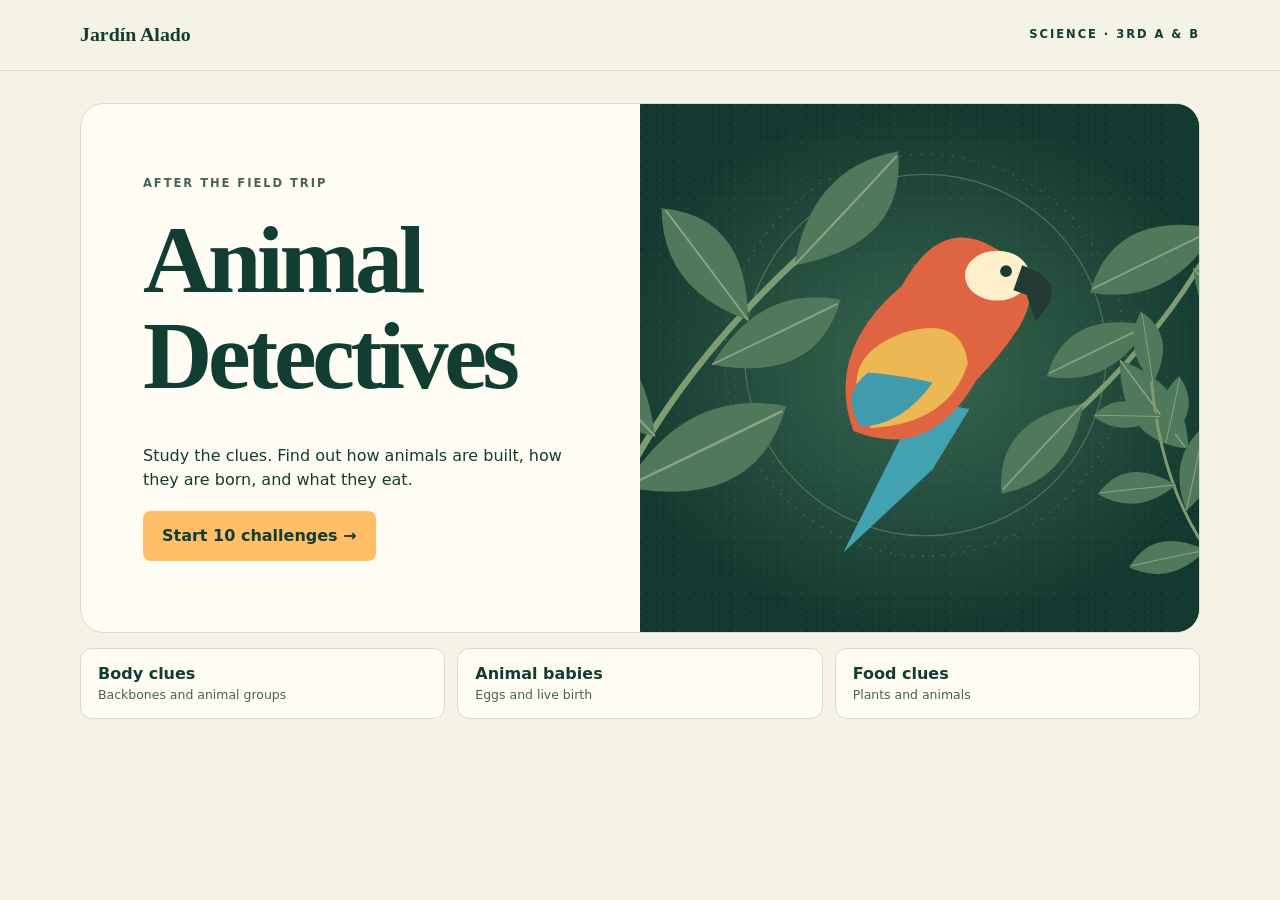
<file: jardin-alado/index.html>
<!doctype html>
<html lang="en">
<meta charset="utf-8">
<meta name="viewport" content="width=device-width, initial-scale=1">
<meta name="theme-color" content="#113c32">
<title>Animal Detectives | Jardín Alado</title>
<style>
:root{--ink:#123d32;--paper:#f5f2e6;--white:#fffcf3;--orange:#ffbe67;--line:#d6ddd0;--sage:#e1ead6;--muted:#496257}
*{box-sizing:border-box}body{margin:0;background:var(--paper);color:var(--ink);font:16px/1.5 system-ui,sans-serif}
button{font:inherit;cursor:pointer;color:inherit}button:focus-visible{outline:3px solid #a73c1b;outline-offset:4px}button:disabled{cursor:default;opacity:.48}
header{border-bottom:1px solid var(--line)}.bar,main{width:min(1120px,92vw);margin:auto}.bar{height:70px;display:flex;justify-content:space-between;align-items:center;gap:8px}.brand{font-family:Georgia,serif;font-size:1.24rem;font-weight:bold}.course,.eyebrow{font-size:.72rem;letter-spacing:.17em;font-weight:800;text-transform:uppercase}
main{margin:32px auto 50px}.cover,.quiz{display:grid;grid-template-columns:1fr 1fr;border-radius:24px;overflow:hidden;min-height:530px;background:var(--white);border:1px solid var(--line)}
.cover-copy,.question,.report{padding:clamp(24px,5vw,62px)}.cover-copy{display:flex;flex-direction:column;justify-content:center;align-items:flex-start}
.eyebrow{color:var(--muted)}h1,h2{font-family:Georgia,serif;line-height:1;letter-spacing:-.045em;margin:.2em 0 .35em}h1{font-size:clamp(3.25rem,7.5vw,6.4rem)}h2{font-size:clamp(2rem,4.5vw,3.5rem)}
p{margin:.4em 0 1.2em}.button{border:0;background:var(--orange);border-radius:8px;padding:13px 19px;min-height:46px;font-weight:800}.button:hover{background:#ffcd85}.quiet{border:1px solid var(--line);background:transparent;border-radius:8px;padding:10px 14px;font-weight:700}.quiet:hover{background:var(--sage)}
.plate{position:relative;background:#163f34;min-height:335px;display:grid;place-items:center;margin:0;overflow:hidden}.plate>svg{width:100%;height:100%;max-height:600px;position:absolute;inset:0}.plate figcaption{position:absolute;bottom:20px;left:22px;right:22px;color:#fff7e5;font-size:.82rem;font-weight:750;letter-spacing:.1em;text-transform:uppercase}
.topics{display:grid;grid-template-columns:repeat(3,1fr);gap:12px;margin:15px 0}.topics div{border:1px solid var(--line);border-radius:12px;padding:13px 17px;background:var(--white);font-weight:750}.topics small{display:block;font-size:.78rem;color:var(--muted);font-weight:500}
.progress{display:flex;justify-content:space-between;gap:8px;margin:0 0 12px;align-items:center;font-weight:750}.stops{display:flex;gap:6px}.stops span{width:clamp(9px,2.4vw,22px);height:5px;border-radius:4px;background:#c6d4c4}.stops .done{background:#2b714f}.stops .current{background:#9a4e23}
.question{padding-top:35px;padding-bottom:35px}.prompt{color:var(--muted);margin-bottom:12px}.options{display:grid;gap:8px}.choice{background:#fffdf8;border:1px solid #aabdb0;border-radius:10px;display:flex;align-items:center;text-align:left;gap:12px;padding:10px 13px;min-height:49px;font-weight:750}.choice:hover,.choice[aria-pressed=true]{background:var(--sage);border-color:var(--ink)}.letter{display:grid;place-items:center;width:26px;height:26px;flex:none;border-radius:50%;background:var(--sage);font-size:.78rem}.choice[aria-pressed=true] .letter{background:var(--ink);color:#fff}
.actions{display:flex;gap:12px;justify-content:space-between;align-items:center;margin-top:20px}.report{max-width:800px;margin:auto;background:var(--white);border:1px solid var(--line);border-radius:24px}.score{display:inline-block;padding:6px 13px;border-radius:8px;background:var(--sage);font-weight:800}.review{list-style:none;padding:0}.review li{border-top:1px solid var(--line);padding:12px 0}.review p{margin:2px 0;color:var(--muted)}.reflection{background:var(--sage);padding:16px;border-radius:10px}.reflection strong{display:block;margin-bottom:6px}
@media(max-width:720px){.bar{height:58px}main{margin-top:16px}.cover,.quiz{grid-template-columns:1fr;min-height:0}.cover .plate{grid-row:1}.plate{min-height:225px}.cover .plate{min-height:255px}.plate figcaption{bottom:10px}.topics div{padding:9px;font-size:.84rem}.topics small{display:none}}
@media print{header,.actions{display:none}.report{border:none;padding:0}body{background:white}}
.bird-choices{grid-template-columns:repeat(2,minmax(0,1fr))}.picture{display:grid;justify-items:center;text-align:center;padding:6px}.picture svg{width:100%;height:90px;background:#214b3c;border-radius:7px}.blank{padding:13px;background:var(--sage);border-radius:8px;font-weight:700}.pairs{display:grid;gap:8px}.pairs label{display:grid;grid-template-columns:1fr 1fr;align-items:center;gap:7px;background:#edf1e6;padding:7px 9px;border-radius:8px;font-weight:700}.pairs select{width:100%;font:inherit;color:inherit;border:1px solid #aabdb0;background:var(--white);padding:8px 3px;border-radius:6px}.order{min-height:48px}.stage-list{display:flex;flex-wrap:wrap;gap:5px}.stage-list span{padding:4px 7px;border-radius:6px;background:var(--sage);font-weight:bold}.target{position:absolute;z-index:1;transform:translate(-50%,-50%);border:2px solid white;border-radius:50%;min-width:42px;min-height:42px;background:#ffbe67;color:#17392f;font-weight:800}.target[aria-pressed=true]{background:#17392f;color:white;outline:2px solid #ffbe67}.target-area{position:absolute;width:min(70%,380px);aspect-ratio:13/10;top:50%;left:50%;transform:translate(-50%,-50%)}.target-area svg{width:100%;height:100%}.source{margin-top:18px;font-size:.82rem;color:var(--muted)}.source a{color:inherit}
</style>
<body>
<svg xmlns="http://www.w3.org/2000/svg" width="0" height="0" style="position:absolute" aria-hidden="true">
<defs>
<radialGradient id="glade"><stop stop-color="#396650"/><stop offset="1" stop-color="#12392f"/></radialGradient>
<linearGradient id="wing" x2="1" y2="1"><stop stop-color="#ffcf79"/><stop offset="1" stop-color="#d76e46"/></linearGradient>
<pattern id="grain" width="8" height="8" patternUnits="userSpaceOnUse"><circle cx="1" cy="1" r=".55" fill="#e7efbf" opacity=".18"/></pattern>
<g id="leaf"><path d="M0 0Q-10-78 52-110Q80-41 0 0Z" fill="currentColor"/><path d="M0 0Q24-48 52-106" fill="none" stroke="#d0deb3" opacity=".44" stroke-width="1.6"/></g>
<g id="foliage" style="color:#50785a"><path d="M0 10Q15-95 116-186" fill="none" stroke="#7f9b70" stroke-width="3"/><use href="#leaf" transform="translate(9 -32) rotate(-76) scale(.65)"/><use href="#leaf" transform="translate(28 -72) rotate(38) scale(.70)"/><use href="#leaf" transform="translate(42 -96) rotate(-70) scale(.65)"/><use href="#leaf" transform="translate(69 -130) rotate(38) scale(.56)"/><use href="#leaf" transform="translate(86 -151) rotate(-63) scale(.55)"/><use href="#leaf" transform="translate(108 -177) rotate(17) scale(.6)"/></g>
<g id="butterfly">
<g id="side"><path d="M-3 4C-28-86-122-128-136-82C-149-37-113 5-63 13C-123 18-113 76-67 80C-31 79-12 44-3 4Z" fill="url(#wing)" stroke="#f9d591" stroke-width="3"/><path d="M-8 10Q-77-12-128-82M-8 10Q-88 19-130-44M-8 10Q-52 45-79 70M-8 10Q-36 67-50 72" fill="none" stroke="#9e4c34" stroke-width="2"/><path d="M-128-78Q-122-41-100-27M-99 43Q-87 67-70 67" fill="none" stroke="#fff0bb" stroke-width="5" stroke-dasharray="1 9" stroke-linecap="round"/></g>
<use href="#side" transform="scale(-1 1)"/><path d="M0-14Q-11-40-23-44M0-14Q11-40 23-44" stroke="#fff0ba" stroke-width="2" fill="none"/><ellipse cy="9" rx="6" ry="33" fill="#553529"/><circle cy="-18" r="7" fill="#553529"/></g>
<g id="turtle"><path d="M-76 27l-31 12 24 4M-50 27l-13 33h25l15-31M37 27l8 33h26l-11-29" fill="#92a66b"/><path d="M56 29q18-56 49-42 22 8 14 29l-31 4-12 21Z" fill="#a7ba77"/><circle cx="107" cy="-1" r="3.5" fill="#1c3927"/><path d="M-86 31Q-68-66-5-69Q64-71 82 28Q52 51-86 31Z" fill="#c79e59" stroke="#f3ce87" stroke-width="4"/><path d="m-17-47 31 3 18 28-20 29-32-2-17-28Zm-20 30-36-6m53 34-13 26m45-24 14 24m6-53 33-9M14-44l12-16m-43 13-14-16" fill="none" stroke="#76583b" stroke-width="4"/></g>
<g id="egg"><path d="M-44 10C-44-24-17-67 0-67S44-24 44 10A44 40 0 1 1-44 10Z" fill="#f9e8ba" stroke="#d2ad6d" stroke-width="3"/><path d="m-42 4 18 6 11-15 14 18L15 0l12 9 16-6" fill="none" stroke="#ab794e" stroke-width="3"/></g>
<g id="monkey"><path d="M41 29q78 26 65-32-5-19-20-8" stroke="#9e6548" stroke-width="13" fill="none" stroke-linecap="round"/><ellipse cy="35" rx="56" ry="48" fill="#a46b4a"/><circle cx="-57" cy="-27" r="19" fill="#a46b4a"/><circle cx="57" cy="-27" r="19" fill="#a46b4a"/><circle cy="-28" r="61" fill="#a46b4a"/><path d="M0-47q-47-28-46 18 0 49 46 49t46-49Q47-75 0-47Z" fill="#efc995"/><circle cx="-16" cy="-26" r="4" fill="#26392d"/><circle cx="16" cy="-26" r="4" fill="#26392d"/><path d="M-11-4Q0 6 11-4" fill="none" stroke="#684333" stroke-width="3"/></g>
<g id="fish"><path d="m32 0 43-27v54Z" fill="#85a6ad"/><path d="M-63 0Q-13-50 51 0Q-13 50-63 0Z" fill="#bad4d6"/><circle cx="-36" cy="-4" r="4" fill="#223e37"/><path d="M-23-16q12 16 0 32" stroke="#72999b" stroke-width="3" fill="none"/></g>
<g id="berries"><path d="m0 1-7-33m7 30 24-32" stroke="#b5cb83" stroke-width="4"/><use href="#leaf" transform="translate(-6 -26) rotate(-36) scale(.36)" style="color:#80a96d"/><circle cx="-28" cy="6" r="19" fill="#cf716a"/><circle cx="8" cy="2" r="21" fill="#d87b73"/><circle cx="-6" cy="30" r="21" fill="#ac5360"/></g>
<g id="frame"><rect width="540" height="450" fill="url(#glade)"/><rect width="540" height="450" fill="url(#grain)"/><circle cx="275" cy="214" r="154" fill="none" stroke="#a2b88b" opacity=".37"/><circle cx="275" cy="214" r="171" fill="none" stroke="#a2b88b" opacity=".26" stroke-dasharray="2 7"/><use href="#foliage" transform="translate(-31 456) scale(1.8)"/><use href="#foliage" transform="translate(563 4) rotate(180) scale(1.42)"/><use href="#foliage" transform="translate(531 403) rotate(-52) scale(.85)"/></g>
<g id="macaw"><path d="m-4 26-52 104 61-57 25-41" fill="#43a2b2"/><path d="M-49 47Q-69-7-16-52Q10-100 47-78Q85-59 64-24Q51-4 35 12Q3 68-49 47Z" fill="#df6542"/><path d="M-37 45Q-65-2-15-20Q25-32 29 1Q16 42-37 45Z" fill="#edb753"/><path d="M-44 44Q-59 22-39 7Q-9 10 5 14Q-16 43-44 44Z" fill="#409cac"/><ellipse cx="49" cy="-59" rx="22" ry="17" fill="#fff0cc"/><circle cx="55" cy="-62" r="4" fill="#173c32"/><path d="M66-66Q101-54 75-28L69-46L60-49Z" fill="#233a32"/></g>
<g id="owl"><ellipse cy="20" rx="58" ry="71" fill="#b98d61"/><path d="M-57-28-62-81-22-58Q0-65 22-58L62-81 57-28Q42 22 0 19Q-42 22-57-28Z" fill="#c6a278"/><circle cx="-24" cy="-31" r="21" fill="#ffe8a8"/><circle cx="24" cy="-31" r="21" fill="#ffe8a8"/><circle cx="-24" cy="-31" r="9" fill="#193930"/><circle cx="24" cy="-31" r="9" fill="#193930"/><path d="m-10-16 10 17 10-17Z" fill="#efae58"/><path d="m-28 25 8 8 8-8m4 0 8 8 8-8m4 0 8 8 8-8m-47 15 8 8 8-8m6 0 8 8 8-8" fill="none" stroke="#7e5b47" stroke-width="3"/></g>
<g id="skeleton" fill="none" stroke="#fae4b3" stroke-width="4" stroke-linejoin="round" stroke-linecap="round">
<path d="M-109-14Q-108-41-82-41Q-67-41-63-26L-45-20-68-12Q-82-5-96-14Z"/><circle cx="-80" cy="-27" r="5"/>
<path d="M-94-10Q-91 29-55 24Q-30-11 24-7Q50-5 76 11"/><path d="M-41 5Q-55 53-8 59Q40 64 57 13M-24 0Q-38 44-5 53M-6-5Q-19 37 9 55M14-7Q7 33 27 48M31-6Q31 25 42 32"/>
<path d="M-24 4-7-17 56-58 34-25 2-8M57 11l-20 32 20 22-10 22m-7 0h24M22 50l-8 23-16 11m-8 0h22M75 11l30-5-23 15Z"/>
</g>
</defs></svg>
<header><div class="bar"><span class="brand">Jardín Alado</span><span class="course">Science · 3rd A &amp; B</span></div></header>
<main id="app"></main>
<script>
const questions = [
  {type:"picture",topic:"X-ray lab",art:"owl",caption:"Look inside a bird",prompt:"Which picture shows a bird skeleton?",options:["owl","skeleton"],labels:["Picture A","Picture B"],answer:1,why:"The skeleton is the set of bones inside the bird."},
  {type:"hotspot",topic:"X-ray lab",art:"skeleton",caption:"Bird skeleton • Side view",prompt:"Tap the marker on the backbone.",options:["A","B","C"],answer:1,why:"Marker B points to the spine along the bird’s back, above its ribs."},
  {type:"blank",topic:"Word bank",art:"macaw",caption:"Macaw • A bird at Jardín Alado",prompt:"Complete the sentence.",sentence:"A macaw has a backbone. It is a ____.",options:["vertebrate","invertebrate","feather"],answer:0,why:"Macaws are birds. Birds have backbones, so they are vertebrates."},
  {type:"pairs",topic:"Sort the animals",art:"butterfly",caption:"Compare animals by their backbones",prompt:"Put each animal in its group.",rows:["Owl","Butterfly","Macaw"],options:["Vertebrate","Invertebrate"],answer:[0,1,0],why:"Owls and macaws have backbones. Butterflies have no backbone."},
  {type:"order",topic:"Life cycle",art:"egg",caption:"Birds hatch from eggs",prompt:"Put the bird’s life stages in order.",options:["Adult bird","Egg","Chick"],answer:[1,2,0],why:"First comes the egg. A chick hatches and grows into an adult bird."},
  {type:"pairs",topic:"Match the baby clues",art:"egg",caption:"Eggs and live birth",prompt:"Match each animal to how it is born.",rows:["Owl","Dog"],options:["Hatches from an egg","Is born alive from its mother"],answer:[0,1],why:"Owls are oviparous. Dogs are viviparous."},
  {type:"blank",topic:"Word bank",art:"owl",caption:"Owl • A bird of prey",prompt:"Complete the owl’s field note.",sentence:"This owl eats mice. It is a ____.",options:["herbivore","carnivore","omnivore"],answer:1,why:"A carnivore eats other animals. A mouse is an animal."},
  {type:"pairs",topic:"Match the menus",art:"food",caption:"Use the food clues",prompt:"Match each menu to an animal group.",rows:["Leaves and seeds","Mice and insects","Seeds and insects"],options:["Herbivore","Carnivore","Omnivore"],answer:[0,1,2],why:"Herbivores eat plants, carnivores eat animals, and omnivores eat both."},
  {type:"picture",topic:"Explore the sanctuary",art:"macaw",caption:"Macaws and owls are listed by Jardín Alado",prompt:"Which bird belongs in the birds of prey area?",options:["macaw","owl"],labels:["Macaw","Owl"],answer:1,why:"Owls are birds of prey. Jardín Alado lists owls in its raptor area and macaws in its parrot area."},
  {type:"choice",topic:"Care for wildlife",art:"owl",caption:"Jardín Alado • Wildlife rescue",prompt:"A rescued owl is resting. How can you help?",options:["Call loudly to make it fly.","Watch quietly and listen to the guide.","Try to touch its feathers."],answer:1,why:"Quiet observation gives rescued birds space and lets the guide explain how to care for them."}
];
const app = document.querySelector("#app");
let index = 0;
let answers = [];

function plate(art, caption = "", marked = false){
  const drawing = marked ? "" : art === "food" ? '<use href="#berries" transform="translate(212 211) scale(1.2)"/><use href="#fish" transform="translate(335 222) scale(1.13)"/>' :
    `<use href="#${art}" transform="translate(275 220) scale(${art === "egg" ? 1.78 : 1.25})"/>`;
  return `<figure class="plate"><svg viewBox="0 0 540 450" preserveAspectRatio="xMidYMid slice" aria-hidden="true"><use href="#frame"/>${drawing}</svg>${marked ? `<div class="target-area"><svg viewBox="-130 -100 260 200" aria-hidden="true"><use href="#skeleton"/></svg>
  ${[[19,30],[56,46],[68,74]].map(([x,y],i)=>`<button class="target" data-value="${i}" aria-label="Marker ${"ABC"[i]}" aria-pressed="${answers[index]===i}" style="left:${x}%;top:${y}%">${"ABC"[i]}</button>`).join("")}</div>` : ""}${caption ? `<figcaption>${caption}</figcaption>` : ""}</figure>`;
}

function focusHeading(){
  app.querySelector("h1, h2").focus({preventScroll:true});
  window.scrollTo(0,0);
}

function cover(){
  app.innerHTML = `<section class="cover">
    <div class="cover-copy"><div class="eyebrow">After the field trip</div><h1 tabindex="-1">Animal<br>Detectives</h1>
    <p>Study the clues. Find out how animals are built, how they are born, and what they eat.</p>
    <button class="button" id="start">Start 10 challenges →</button></div>
    ${plate("macaw")}
  </section>
  <div class="topics"><div>Body clues<small>Backbones and animal groups</small></div><div>Animal babies<small>Eggs and live birth</small></div><div>Food clues<small>Plants and animals</small></div></div>`;
  app.querySelector("#start").onclick = () => {
    index = 0;
    answers = [];
    question();
  };
}

function answerText(item, value){
  if(item.type === "picture") return item.labels[value];
  if(item.type === "pairs") return item.rows.map((row,i)=>row+" → "+item.options[value[i]]).join(" · ");
  if(item.type === "order") return value.map(i=>item.options[i]).join(" → ");
  return item.options[value];
}

function ready(item, value){
  if(value === undefined) return false;
  if(item.type === "pairs") return item.rows.every((_,i)=>Number.isInteger(value[i]));
  if(item.type === "order") return value.length === item.options.length;
  return true;
}

function controls(item, value){
  if(item.type === "hotspot") return '<p class="prompt">A, B or C? Use the markers on the diagram.</p>';
  if(item.type === "pairs") return `<div class="pairs">${item.rows.map((row,i)=>`<label>${row}<select data-row="${i}"><option value="">Choose…</option>${item.options.map((option,j)=>`<option value="${j}" ${value?.[i]===j?"selected":""}>${option}</option>`).join("")}</select></label>`).join("")}</div>`;
  if(item.type === "order"){
    const order = value ?? [];
    return `<div class="order" aria-live="polite"><div class="stage-list">${order.map((v,i)=>`<span>${i+1}. ${item.options[v]}</span>`).join("")}</div></div>
    <div class="options">${item.options.map((option,i)=>`<button class="choice" data-value="${i}" ${order.includes(i)?"disabled":""}>${option}</button>`).join("")}</div>
    <button class="quiet" id="clear" ${order.length?"":"disabled"}>Clear order</button>`;
  }
  if(item.type === "picture") return `<div class="options bird-choices">${item.options.map((art,i)=>`<button class="choice picture" data-value="${i}" aria-pressed="${value===i}"><svg viewBox="-140 -115 280 260" aria-hidden="true"><use href="#${art}"/></svg>${item.labels[i]}</button>`).join("")}</div>`;
  return `${item.sentence?`<p class="blank">${item.sentence}</p>`:""}<div class="options">${item.options.map((option,i)=>`<button class="choice" data-value="${i}" aria-pressed="${value===i}">${option}</button>`).join("")}</div>`;
}

function question(moveFocus = true){
  const item = questions[index];
  const value = answers[index];
  app.innerHTML = `<div class="progress"><span>Challenge ${index+1} of ${questions.length}</span>
    <div class="stops" aria-hidden="true">${questions.map((_,i)=>`<span class="${i<index?"done":i===index?"current":""}"></span>`).join("")}</div></div>
    <section class="quiz">${plate(item.art,item.caption,item.type==="hotspot")}
    <div class="question"><div class="eyebrow">${item.topic}</div>
    <h2 tabindex="-1">${item.prompt}</h2>
    ${controls(item,value)}
    <div class="actions"><button class="quiet" id="back">← Back</button>
    <button class="button" id="next" ${ready(item,value)?"":"disabled"}>${index===questions.length-1?"See my report":"Continue →"}</button></div></div></section>`;
  const next = app.querySelector("#next");
  const buttons = [...app.querySelectorAll("[data-value]")];
  buttons.forEach(button=>button.onclick = () => {
    const selected = Number(button.dataset.value);
    if(item.type === "order"){
      answers[index] = [...(answers[index] ?? []),selected];
      question(false);
      (app.querySelector("[data-value]:not(:disabled)") ?? app.querySelector("#next")).focus();
    } else {
      answers[index] = selected;
      buttons.forEach(option=>option.setAttribute("aria-pressed",String(option === button)));
      next.disabled = false;
    }
  });
  app.querySelectorAll("[data-row]").forEach(select=>select.onchange = () => {
    answers[index] ??= [];
    answers[index][Number(select.dataset.row)] = select.value === "" ? undefined : Number(select.value);
    next.disabled = !ready(item,answers[index]);
  });
  const clear = app.querySelector("#clear");
  if(clear) clear.onclick = () => {
    answers[index] = [];
    question(false);
    app.querySelector("[data-value]").focus();
  };
  next.onclick = () => {
    index++;
    if(index===questions.length) report();
    else question();
  };
  app.querySelector("#back").onclick = () => {
    if (index > 0) {
      index--;
      question();
    } else {
      cover();
      focusHeading();
    }
  };
  if(moveFocus) focusHeading();
}

function report(){
  const correct = questions.map((item,i)=>JSON.stringify(item.answer)===JSON.stringify(answers[i]));
  const score = correct.filter(Boolean).length;
  app.innerHTML = `<section class="report">
    <h2 tabindex="-1">Detective report</h2><span class="score">${score} / ${questions.length} correct</span>
    <ol class="review">${questions.map((item,i)=>`<li><strong>${i+1}. ${item.prompt}</strong>
      <p>${correct[i]?"Correct · ":"Your answer · "}${answerText(item,answers[i])}</p>
      ${correct[i]?"":`<p>Correct answer · ${answerText(item,item.answer)}</p>`}<p>${item.why}</p></li>`).join("")}</ol>
    <div class="reflection"><strong>See · Think · Wonder</strong>
    <div>I saw ___ at Jardín Alado.</div><div>I think it is a ___ because ___.</div><div>I wonder ___.</div></div>
    <p class="source">Field trip source: <a href="https://www.jardinalado.com/espacios">Jardín Alado · Conoce nuestras zonas</a></p><div class="actions"><button class="quiet" id="restart">Try again</button><button class="button" id="print">Print report</button></div></section>`;
  app.querySelector("#restart").onclick = () => {cover();focusHeading();};
  app.querySelector("#print").onclick = () => window.print();
  focusHeading();
}
cover();
</script>
</body>
</html>
</file>
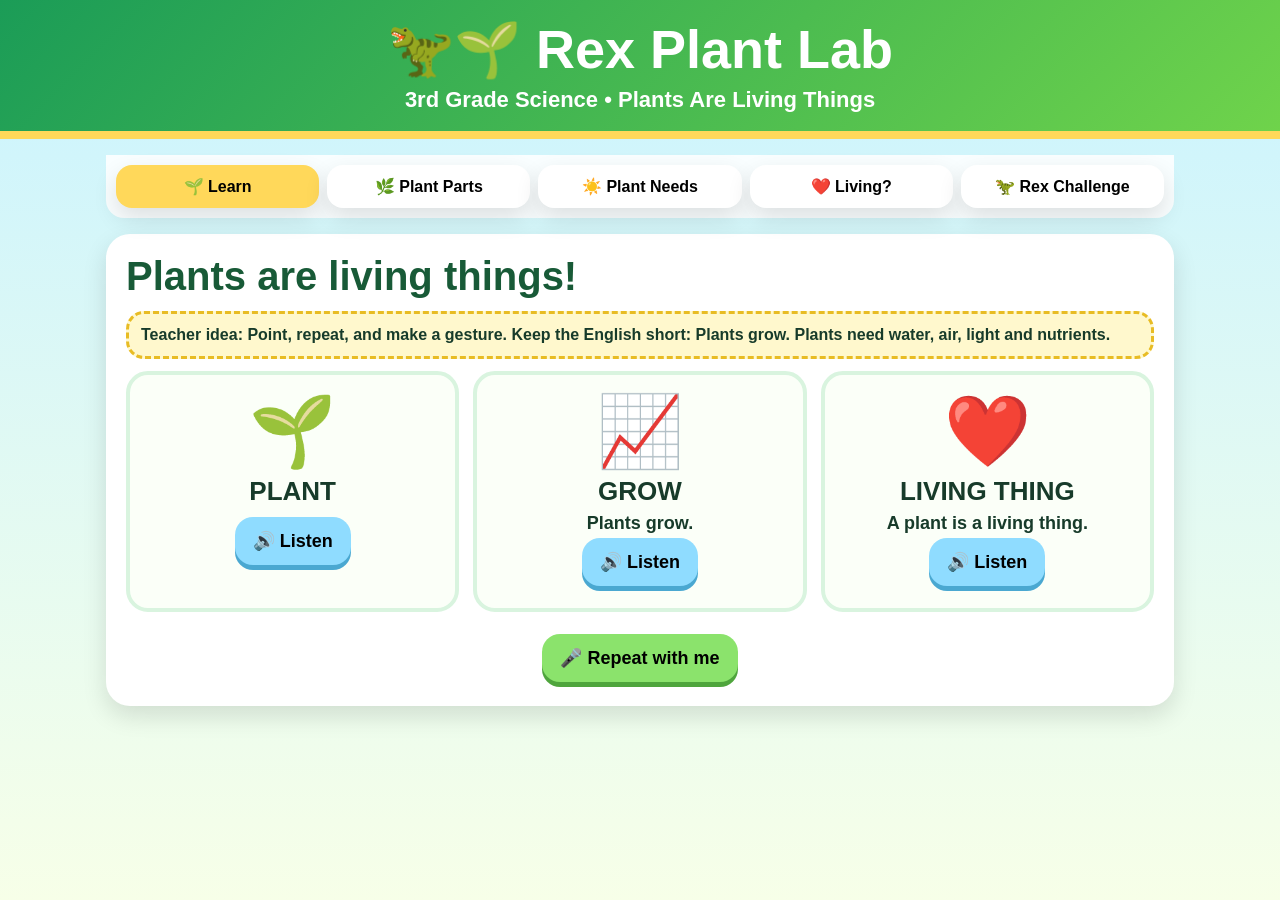
<file: plants/index.html>
<!doctype html>
<html lang="en">
<head>
<meta charset="utf-8"/>
<meta name="viewport" content="width=device-width,initial-scale=1"/>
<title>Rex Plant Lab | 3rd Grade Science</title>
<style>
:root{--green:#35b86b;--dark:#185a37;--lime:#dff7b8;--yellow:#ffd85a;--blue:#71cfff;--cream:#fffaf0;--brown:#8b5a2b;--red:#ff6b6b;--shadow:0 10px 24px rgba(0,0,0,.12)}
*{box-sizing:border-box} body{margin:0;font-family:Arial,Helvetica,sans-serif;background:linear-gradient(#c9f3ff,#f7ffe8);color:#173b2a;min-height:100vh}
header{background:linear-gradient(135deg,#1b9c57,#6fd34b);color:white;padding:18px 16px;text-align:center;border-bottom:8px solid #ffd85a}
header h1{margin:0;font-size:clamp(28px,5vw,54px)} header p{margin:6px 0 0;font-size:clamp(15px,2.4vw,22px);font-weight:700}
.wrap{max-width:1100px;margin:auto;padding:16px}.tabs{display:grid;grid-template-columns:repeat(5,1fr);gap:8px;position:sticky;top:0;background:#ffffffdd;backdrop-filter:blur(8px);padding:10px;border-radius:0 0 18px 18px;z-index:10}
.tab{border:0;border-radius:16px;padding:12px 8px;font-size:16px;font-weight:900;background:white;box-shadow:var(--shadow);cursor:pointer}.tab.active{background:var(--yellow)}
.panel{display:none;background:white;margin-top:16px;border-radius:24px;padding:20px;box-shadow:var(--shadow)}.panel.active{display:block}
h2{font-size:clamp(26px,4vw,40px);margin:0 0 12px;color:var(--dark)}h3{font-size:24px}.big{font-size:clamp(22px,4vw,34px);font-weight:900}
.cards{display:grid;grid-template-columns:repeat(auto-fit,minmax(180px,1fr));gap:14px}.card{border:4px solid #d9f4df;border-radius:22px;padding:18px;text-align:center;background:#fbfff8}
.emoji{font-size:70px;line-height:1.1}.word{font-size:26px;font-weight:900;margin:6px 0}.sentence{font-size:18px;font-weight:700}
.btn{border:0;border-radius:18px;padding:13px 18px;font-size:18px;font-weight:900;cursor:pointer;background:var(--yellow);box-shadow:0 5px 0 #d9ad1f;margin:4px}.btn:active{transform:translateY(3px);box-shadow:0 2px 0 #d9ad1f}.btn.green{background:#8be36c;box-shadow:0 5px 0 #4fa53d}.btn.blue{background:#8fdcff;box-shadow:0 5px 0 #4aa8d1}.btn.red{background:#ff9b9b;box-shadow:0 5px 0 #d95e5e}
.teacher{background:#fff8cd;border:3px dashed #e8bc24;border-radius:18px;padding:12px;margin:12px 0;font-weight:700}
.center{text-align:center}.score{font-size:24px;font-weight:900;background:#eefbe8;padding:10px 16px;border-radius:16px;display:inline-block}
.choiceGrid{display:grid;grid-template-columns:repeat(2,minmax(140px,1fr));gap:12px;max-width:700px;margin:14px auto}.choice{min-height:90px;border:4px solid #d7efd9;border-radius:20px;background:#fff;font-size:22px;font-weight:900;cursor:pointer}
.choice.good{background:#caffc0}.choice.bad{background:#ffc8c8}
.plantStage{display:grid;grid-template-columns:1fr 1fr;gap:18px;align-items:center}.labels{display:grid;gap:10px}.labelBtn{font-size:22px;border:4px solid #cdeccb;background:white;border-radius:18px;padding:12px;font-weight:900;cursor:pointer}.labelBtn.selected{background:#ffe46f;border-color:#d6a900}.labelBtn.done{background:#bdf4bd;border-color:#48a948}
svg{width:100%;max-height:480px}.hot{cursor:pointer;stroke:#fff;stroke-width:5;fill:rgba(255,255,255,.15)}.hot:hover,.hot.on{fill:rgba(255,225,0,.35);stroke:#ffd400}
.feedback{min-height:42px;font-size:24px;font-weight:900;margin:12px 0}.ok{color:#178b45}.no{color:#c33}
.experiment{display:grid;grid-template-columns:repeat(auto-fit,minmax(180px,1fr));gap:10px}.step{background:#efffe9;border-radius:18px;padding:14px;border:3px solid #b8e8a8;text-align:center;font-weight:800}.step b{display:block;font-size:22px;margin-bottom:5px}
@media(max-width:760px){.tabs{grid-template-columns:repeat(2,1fr)}.plantStage{grid-template-columns:1fr}.choiceGrid{grid-template-columns:1fr 1fr}}
</style>
</head>
<body>
<header>
  <h1>🦖🌱 Rex Plant Lab</h1>
  <p>3rd Grade Science • Plants Are Living Things</p>
</header>
<div class="wrap">
  <div class="tabs">
    <button class="tab active" data-tab="learn">🌱 Learn</button>
    <button class="tab" data-tab="parts">🌿 Plant Parts</button>
    <button class="tab" data-tab="needs">☀️ Plant Needs</button>
    <button class="tab" data-tab="living">❤️ Living?</button>
    <button class="tab" data-tab="rex">🦖 Rex Challenge</button>
  </div>

  <section id="learn" class="panel active">
    <h2>Plants are living things!</h2>
    <div class="teacher">Teacher idea: Point, repeat, and make a gesture. Keep the English short: <b>Plants grow. Plants need water, air, light and nutrients.</b></div>
    <div class="cards">
      <div class="card"><div class="emoji">🌱</div><div class="word">PLANT</div><button class="btn blue" onclick="say('plant')">🔊 Listen</button></div>
      <div class="card"><div class="emoji">📈</div><div class="word">GROW</div><div class="sentence">Plants grow.</div><button class="btn blue" onclick="say('Plants grow')">🔊 Listen</button></div>
      <div class="card"><div class="emoji">❤️</div><div class="word">LIVING THING</div><div class="sentence">A plant is a living thing.</div><button class="btn blue" onclick="say('A plant is a living thing')">🔊 Listen</button></div>
    </div>
    <div class="center" style="margin-top:18px">
      <button class="btn green" onclick="say('Plants are living things. Plants grow.')">🎤 Repeat with me</button>
    </div>
  </section>

  <section id="parts" class="panel">
    <h2>Plant Parts 🌿</h2>
    <p class="big center">Choose a word, then touch the correct part.</p>
    <div class="plantStage">
      <div class="labels" id="partLabels">
        <button class="labelBtn" data-part="roots">ROOTS</button>
        <button class="labelBtn" data-part="stem">STEM</button>
        <button class="labelBtn" data-part="leaves">LEAVES</button>
        <button class="labelBtn" data-part="fruit">FRUIT</button>
      </div>
      <div>
        <svg viewBox="0 0 500 600" aria-label="plant diagram">
          <rect x="0" y="0" width="500" height="600" rx="25" fill="#e9fbff"/>
          <rect x="0" y="455" width="500" height="145" fill="#b87842"/>
          <path d="M250 465 C210 505 205 550 180 585 M250 465 C290 505 300 550 330 585 M250 475 C250 520 250 555 245 592" stroke="#6c441e" stroke-width="12" fill="none"/>
          <rect x="238" y="195" width="24" height="285" rx="12" fill="#4aa84b"/>
          <ellipse cx="190" cy="275" rx="80" ry="35" transform="rotate(-25 190 275)" fill="#62c95d"/>
          <ellipse cx="315" cy="335" rx="80" ry="35" transform="rotate(25 315 335)" fill="#62c95d"/>
          <ellipse cx="180" cy="365" rx="65" ry="30" transform="rotate(22 180 365)" fill="#62c95d"/>
          <circle cx="250" cy="145" r="55" fill="#ffd45b"/><circle cx="250" cy="145" r="24" fill="#f39b32"/>
          <circle cx="330" cy="230" r="34" fill="#ff6d5f"/><path d="M325 196 Q335 175 350 188" stroke="#3f8e42" stroke-width="8" fill="none"/>
          <circle class="hot" data-part="roots" cx="250" cy="520" r="70"/>
          <rect class="hot" data-part="stem" x="205" y="190" width="90" height="275" rx="30"/>
          <ellipse class="hot" data-part="leaves" cx="245" cy="330" rx="155" ry="115"/>
          <circle class="hot" data-part="fruit" cx="330" cy="230" r="55"/>
        </svg>
      </div>
    </div>
    <div id="partFeedback" class="feedback center"></div>
    <div class="center"><button class="btn" onclick="resetParts()">🔄 Play again</button></div>
  </section>

  <section id="needs" class="panel">
    <h2>What do plants need? ☀️💧</h2>
    <div class="cards">
      <div class="card"><div class="emoji">💧</div><div class="word">WATER</div><button class="btn blue" onclick="say('water')">🔊</button></div>
      <div class="card"><div class="emoji">☀️</div><div class="word">LIGHT</div><button class="btn blue" onclick="say('light')">🔊</button></div>
      <div class="card"><div class="emoji">🌬️</div><div class="word">AIR</div><button class="btn blue" onclick="say('air')">🔊</button></div>
      <div class="card"><div class="emoji">🌎</div><div class="word">NUTRIENTS</div><div class="sentence">from soil</div><button class="btn blue" onclick="say('nutrients')">🔊</button></div>
    </div>
    <div class="center" style="margin-top:16px">
      <p class="big">Does a plant need this?</p>
      <div id="needQuestion" class="emoji">💧</div>
      <div id="needWord" class="word">WATER</div>
      <button class="btn green" onclick="answerNeed(true)">YES 👍</button>
      <button class="btn red" onclick="answerNeed(false)">NO 👎</button>
      <div id="needFeedback" class="feedback"></div>
      <div class="score">Score: <span id="needScore">0</span></div>
    </div>
  </section>

  <section id="living" class="panel">
    <h2>Living or Not Living? ❤️🪨</h2>
    <div class="center">
      <div id="livingEmoji" class="emoji">🌱</div>
      <div id="livingName" class="word">PLANT</div>
      <button class="btn green" onclick="answerLiving(true)">LIVING ❤️</button>
      <button class="btn red" onclick="answerLiving(false)">NOT LIVING 🪨</button>
      <div id="livingFeedback" class="feedback"></div>
      <div class="score">Score: <span id="livingScore">0</span></div>
    </div>
  </section>

  <section id="rex" class="panel">
    <h2>🦖 Rex Plant Rescue Challenge</h2>
    <p class="big center">Help Rex save the plant!</p>
    <div class="center">
      <div id="rexStory" class="teacher">Rex's plant is thirsty. What does it need?</div>
      <div id="rexPic" class="emoji">🦖🌱😢</div>
      <div id="rexChoices" class="choiceGrid"></div>
      <div id="rexFeedback" class="feedback"></div>
      <div class="score">⭐ <span id="rexScore">0</span> points</div>
      <div><button class="btn" onclick="nextRex()">Next ➜</button></div>
    </div>
    <hr style="margin:22px 0;border:0;border-top:3px dashed #cfe8c9"/>
    <h3>Bean Germination Experiment 🌱</h3>
    <div class="experiment">
      <div class="step"><b>1. Cotton</b>Put cotton in a cup.</div>
      <div class="step"><b>2. Seed</b>Add one bean.</div>
      <div class="step"><b>3. Water</b>Add a little water.</div>
      <div class="step"><b>4. Light</b>Place it near light.</div>
      <div class="step"><b>5. Observe</b>Draw Day 0.</div>
    </div>
    <div class="center" style="margin-top:14px"><button class="btn blue" onclick="say('Put the cotton. Add the seed. Add a little water. Place it near light. Observe and draw.')">🔊 Listen to the steps</button></div>
  </section>
</div>
<script>
const tabs=[...document.querySelectorAll('.tab')];
tabs.forEach(t=>t.addEventListener('click',()=>{tabs.forEach(x=>x.classList.remove('active'));document.querySelectorAll('.panel').forEach(x=>x.classList.remove('active'));t.classList.add('active');document.getElementById(t.dataset.tab).classList.add('active')}));
function say(text){ if('speechSynthesis' in window){ speechSynthesis.cancel(); const u=new SpeechSynthesisUtterance(text);u.lang='en-US';u.rate=.78;u.pitch=1.05;speechSynthesis.speak(u)}}
let selectedPart=null,partDone=new Set();
document.querySelectorAll('.labelBtn').forEach(b=>b.onclick=()=>{if(b.classList.contains('done'))return;document.querySelectorAll('.labelBtn').forEach(x=>x.classList.remove('selected'));b.classList.add('selected');selectedPart=b.dataset.part;say(b.textContent)});
document.querySelectorAll('.hot').forEach(h=>h.onclick=()=>{const f=document.getElementById('partFeedback');if(!selectedPart){f.textContent='Choose a word first!';f.className='feedback center no';return} if(h.dataset.part===selectedPart){partDone.add(selectedPart);document.querySelector('.labelBtn[data-part="'+selectedPart+'"]').classList.add('done');document.querySelector('.labelBtn[data-part="'+selectedPart+'"]').classList.remove('selected');f.textContent='Great! '+selectedPart.toUpperCase()+'! ✅';f.className='feedback center ok';say(selectedPart);selectedPart=null;if(partDone.size===4){f.textContent='Amazing! You built the plant! 🌱⭐';say('Amazing! Roots, stem, leaves and fruit.')}}else{f.textContent='Try again! 👀';f.className='feedback center no'}});
function resetParts(){selectedPart=null;partDone.clear();document.querySelectorAll('.labelBtn').forEach(x=>x.classList.remove('selected','done'));document.getElementById('partFeedback').textContent=''}
const needItems=[['💧','WATER',true],['☀️','LIGHT',true],['🌬️','AIR',true],['🌎','NUTRIENTS',true],['🍕','PIZZA',false],['🍭','CANDY',false],['🧸','TOY',false],['📱','PHONE',false]];let needIndex=0,needScore=0;
function showNeed(){const x=needItems[needIndex%needItems.length];document.getElementById('needQuestion').textContent=x[0];document.getElementById('needWord').textContent=x[1];document.getElementById('needFeedback').textContent='';say(x[1])}
function answerNeed(v){const x=needItems[needIndex%needItems.length];const ok=v===x[2];if(ok)needScore++;document.getElementById('needFeedback').textContent=ok?'Yes! Great job! ✅':'Oops! Try the next one 🌱';document.getElementById('needFeedback').className='feedback '+(ok?'ok':'no');document.getElementById('needScore').textContent=needScore;needIndex++;setTimeout(showNeed,700)}showNeed();
const livingItems=[['🌱','PLANT',true],['🐶','DOG',true],['🌳','TREE',true],['🦋','BUTTERFLY',true],['🪨','ROCK',false],['🪑','CHAIR',false],['🚗','CAR',false],['✏️','PENCIL',false]];let livingIndex=0,livingScore=0;
function showLiving(){const x=livingItems[livingIndex%livingItems.length];document.getElementById('livingEmoji').textContent=x[0];document.getElementById('livingName').textContent=x[1];document.getElementById('livingFeedback').textContent='';say(x[1])}
function answerLiving(v){const x=livingItems[livingIndex%livingItems.length];const ok=v===x[2];if(ok)livingScore++;document.getElementById('livingFeedback').textContent=ok?'Correct! ✅':'Try the next one! 🌟';document.getElementById('livingFeedback').className='feedback '+(ok?'ok':'no');document.getElementById('livingScore').textContent=livingScore;livingIndex++;setTimeout(showLiving,700)}showLiving();
const rexQs=[
 {story:"Rex's plant is thirsty. What does it need?",pic:"🦖🌱😢",choices:["💧 WATER","🍕 PIZZA","🧸 TOY","📱 PHONE"],ans:0},
 {story:"The plant is in a dark box. What does it need?",pic:"📦🌱",choices:["☀️ LIGHT","🍭 CANDY","🚗 CAR","🎈 BALLOON"],ans:0},
 {story:"Which part is under the soil?",pic:"🌱🌎",choices:["ROOTS","FRUIT","LEAVES","FLOWER"],ans:0},
 {story:"Which part holds the plant up?",pic:"🌿",choices:["STEM","ROOTS","FRUIT","SOIL"],ans:0},
 {story:"Which part is green and makes food for the plant?",pic:"🍃",choices:["LEAVES","ROOTS","FRUIT","ROCK"],ans:0},
 {story:"Which one can grow?",pic:"🌱❓🪨",choices:["PLANT","ROCK","CHAIR","PENCIL"],ans:0},
 {story:"Plants are...",pic:"🌱❤️",choices:["LIVING THINGS","TOYS","ROCKS","CARS"],ans:0},
 {story:"What do roots take in from the soil?",pic:"🌱💧",choices:["WATER & NUTRIENTS","PIZZA","SUNGLASSES","TOYS"],ans:0}
];let rexIndex=0,rexScore=0;
function nextRex(){const q=rexQs[rexIndex%rexQs.length];document.getElementById('rexStory').textContent=q.story;document.getElementById('rexPic').textContent=q.pic;const c=document.getElementById('rexChoices');c.innerHTML='';q.choices.forEach((x,i)=>{const b=document.createElement('button');b.className='choice';b.textContent=x;b.onclick=()=>{const ok=i===q.ans;if(ok){rexScore++;b.classList.add('good');document.getElementById('rexFeedback').textContent='Great job! ✅'}else{b.classList.add('bad');document.getElementById('rexFeedback').textContent='Try again! 👀'}document.getElementById('rexScore').textContent=rexScore;say(ok?'Great job': 'Try again')};c.appendChild(b)});document.getElementById('rexFeedback').textContent='';rexIndex++}nextRex();
</script>
</body>
</html>
</file>
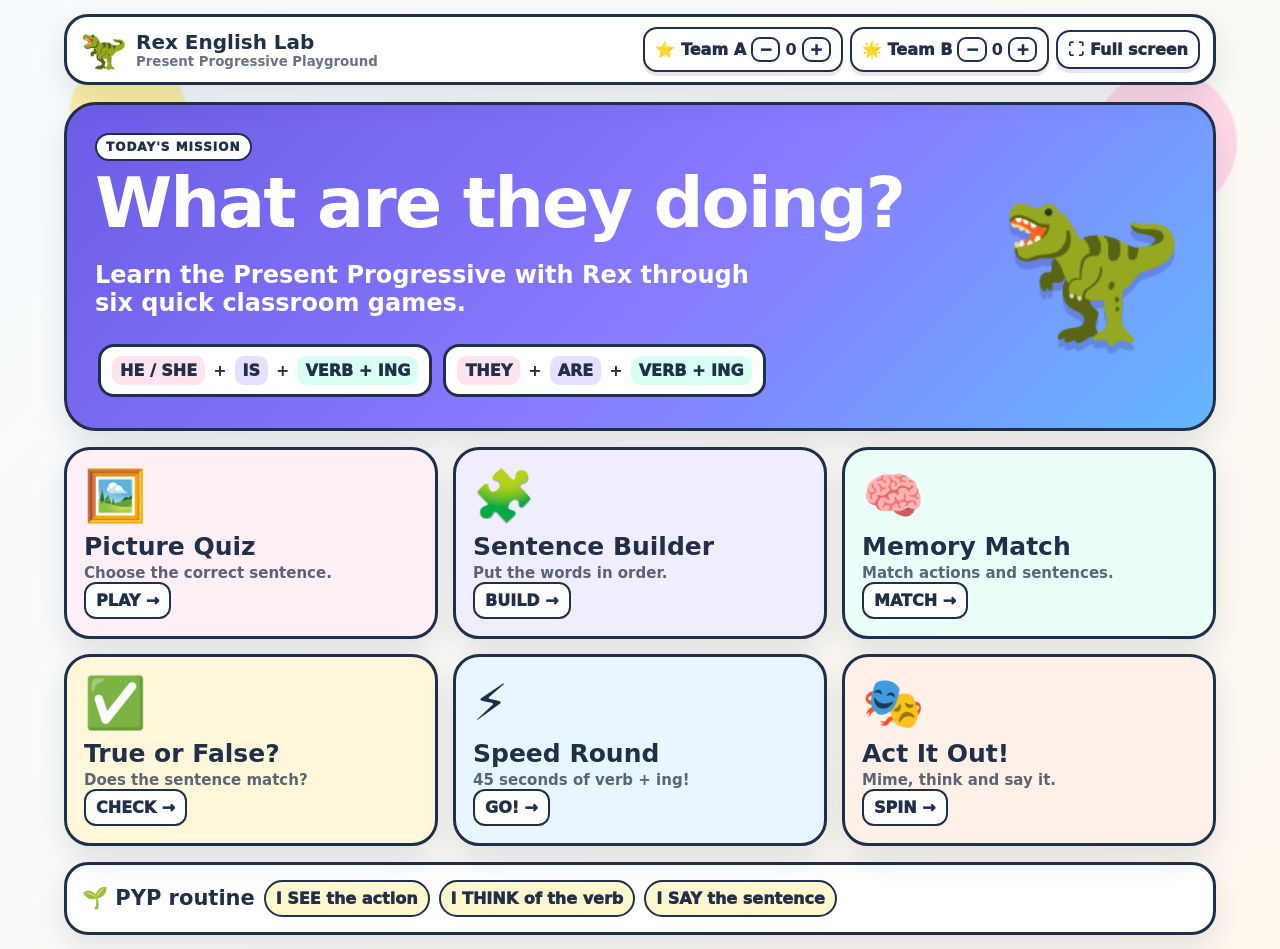
<file: present-progressive/index.html>
<!doctype html>
<html lang="en">
<head>
<meta charset="utf-8">
<meta name="viewport" content="width=device-width,initial-scale=1">
<title>Rex Present Progressive Lab</title>
<link rel="stylesheet" href="style.css">
</head>
<body>
<div id="confetti"></div>
<div class="app">
<header class="topbar">
  <div class="brand"><span>🦖</span><div><b>Rex English Lab</b><small>Present Progressive Playground</small></div></div>
  <div class="teams">
    <div>⭐ Team A <button onclick="team('A',-1)">−</button><strong id="aScore">0</strong><button onclick="team('A',1)">+</button></div>
    <div>🌟 Team B <button onclick="team('B',-1)">−</button><strong id="bScore">0</strong><button onclick="team('B',1)">+</button></div>
    <button onclick="full()">⛶ Full screen</button>
  </div>
</header>

<main id="home" class="screen active">
<section class="hero">
  <div>
    <div class="eyebrow">TODAY'S MISSION</div>
    <h1>What are they doing?</h1>
    <p>Learn the <b>Present Progressive</b> with Rex through six quick classroom games.</p>
    <div class="formula"><span>HE / SHE</span><b>+</b><span>IS</span><b>+</b><span>VERB + ING</span></div>
    <div class="formula second"><span>THEY</span><b>+</b><span>ARE</span><b>+</b><span>VERB + ING</span></div>
  </div><div class="bigrex">🦖</div>
</section>
<div class="games">
  <button class="game g1" onclick="openGame('quiz')"><span>🖼️</span><b>Picture Quiz</b><small>Choose the correct sentence.</small><em>PLAY →</em></button>
  <button class="game g2" onclick="openGame('builder')"><span>🧩</span><b>Sentence Builder</b><small>Put the words in order.</small><em>BUILD →</em></button>
  <button class="game g3" onclick="openGame('memory')"><span>🧠</span><b>Memory Match</b><small>Match actions and sentences.</small><em>MATCH →</em></button>
  <button class="game g4" onclick="openGame('tf')"><span>✅</span><b>True or False?</b><small>Does the sentence match?</small><em>CHECK →</em></button>
  <button class="game g5" onclick="openGame('speed')"><span>⚡</span><b>Speed Round</b><small>45 seconds of verb + ing!</small><em>GO! →</em></button>
  <button class="game g6" onclick="openGame('act')"><span>🎭</span><b>Act It Out!</b><small>Mime, think and say it.</small><em>SPIN →</em></button>
</div>
<section class="pyp"><b>🌱 PYP routine</b><span>I SEE the action</span><span>I THINK of the verb</span><span>I SAY the sentence</span></section>
</main>

<section id="quiz" class="screen panel"><div class="head"><h2>🖼️ Picture Quiz</h2><button onclick="homeGo()">← Games</button></div><div class="bar"><i id="qbar"></i></div><div class="scene" id="qscene"></div><h3>What is happening?</h3><div class="options" id="qopts"></div><div class="feedback" id="qfeed"></div><button class="next" id="qnext" onclick="nextQuiz()">Next →</button><p class="tip">💡 Ask first: <b>“What do you see?”</b> Then choose the full sentence.</p></section>

<section id="builder" class="screen panel"><div class="head"><h2>🧩 Sentence Builder</h2><button onclick="homeGo()">← Games</button></div><div class="scene" id="bscene"></div><h3 id="bhint"></h3><div class="tray" id="tray"></div><div class="tokens" id="tokens"></div><div class="row"><button onclick="clearBuild()">↻ Clear</button><button class="green" onclick="checkBuild()">✓ Check</button><button onclick="listenBuild()">🔊 Listen</button><button onclick="newBuild()">New →</button></div><div class="feedback" id="bfeed"></div></section>

<section id="memory" class="screen panel"><div class="head"><h2>🧠 Memory Match</h2><button onclick="homeGo()">← Games</button></div><h3>Find the 6 matching pairs!</h3><div class="memory" id="memoryGrid"></div><div class="feedback" id="mfeed"></div><div class="row"><button onclick="makeMemory()">↻ Shuffle again</button></div></section>

<section id="tf" class="screen panel"><div class="head"><h2>✅ True or False?</h2><button onclick="homeGo()">← Games</button></div><div class="bar"><i id="tfbar"></i></div><div class="two"><div class="scene" id="tfscene"></div><div><h3 id="tfsentence"></h3><div class="row"><button class="green big" onclick="answerTF(true)">✅ TRUE</button><button class="pink big" onclick="answerTF(false)">❌ FALSE</button></div><div class="feedback" id="tffeed"></div></div></div><p class="tip">👀 PYP prompt: <b>“What makes you say that?”</b></p></section>

<section id="speed" class="screen panel"><div class="head"><h2>⚡ Speed Round</h2><button onclick="homeGo()">← Games</button></div><div class="row"><span class="counter">⏱️ <b id="stime">45</b>s</span><span class="counter">⭐ <b id="spoints">0</b></span><button class="yellow" id="sstart" onclick="startSpeed()">START</button></div><div class="scene" id="sscene">🦖</div><h3 id="sprompt">Press START!</h3><div class="speedopts" id="sopts"></div><div class="feedback" id="sfeed"></div></section>

<section id="act" class="screen panel"><div class="head"><h2>🎭 Act It Out!</h2><button onclick="homeGo()">← Games</button></div><div class="scene" id="actscene">🦖</div><h3 id="actprompt">Spin for a classroom action!</h3><div class="answer" id="actanswer">Mime first. Say the sentence after!</div><div class="row"><button class="yellow big" onclick="spinAct()">🎲 SPIN</button><button class="purple big" onclick="revealAct()">👀 Reveal sentence</button></div><p class="tip">🏆 1 point for a clear mime + 1 point for the correct sentence.</p></section>
</div>
<script src="app.js"></script>
</body>
</html>
</file>
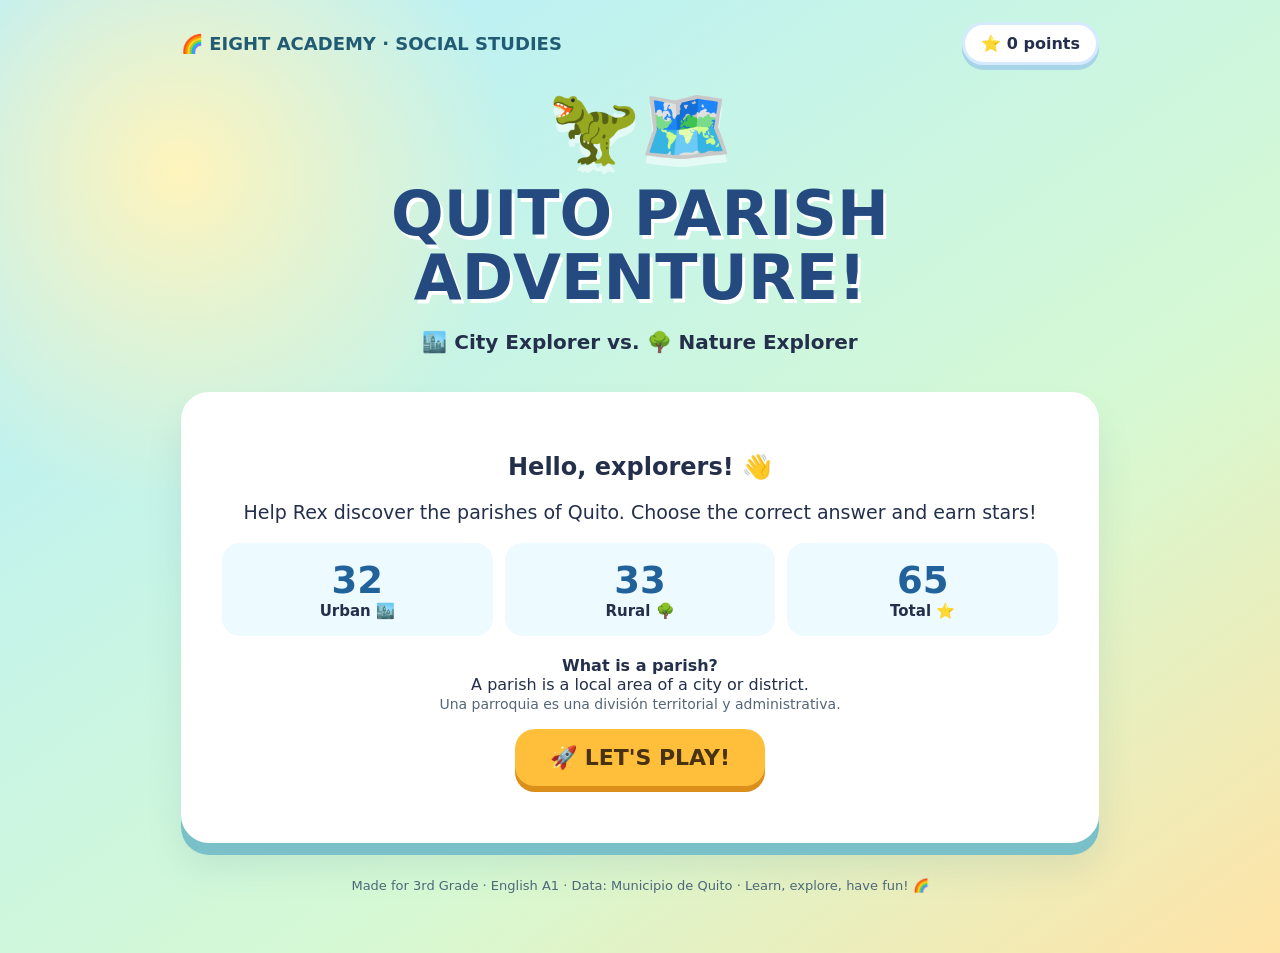
<file: quito-parish-adventure/index.html>
<!doctype html>
<html lang="en"><head><meta charset="utf-8"><meta name="viewport" content="width=device-width,initial-scale=1">
<title>Quito Parish Adventure | Eight Academy</title>
<style>
:root{font-family:'Trebuchet MS',system-ui,sans-serif;color:#24304b;background:#dff7ff}
*{box-sizing:border-box}body{margin:0;min-height:100vh;background:radial-gradient(circle at 14% 18%,#fff4bc,transparent 25%),linear-gradient(145deg,#b3eeff,#d6f9d3 65%,#ffe3a6);overflow-x:hidden}
.wrap{max-width:950px;margin:auto;padding:22px 16px 60px}.top{display:flex;justify-content:space-between;align-items:center;gap:12px;flex-wrap:wrap}.logo{font-weight:900;font-size:18px;color:#225c74}.pill{background:white;border:3px solid #d5eaff;border-radius:50px;padding:9px 16px;font-weight:900;box-shadow:0 5px 0 #a8d4e7}
.hero{text-align:center;padding:18px 0}.hero h1{font-size:clamp(32px,6vw,62px);line-height:1.03;margin:12px auto;max-width:720px;color:#254a80;text-shadow:3px 4px 0 white}.hero p{font-size:20px;font-weight:bold}.mascot{font-size:74px;filter:drop-shadow(0 8px 0 #ffffff88);animation:bob 2.5s infinite}.card{background:#fff;border:5px solid #fff;border-radius:28px;box-shadow:0 12px 0 #79c0c9,0 24px 35px #39768b20;padding:clamp(18px,4vw,36px)}
button{cursor:pointer;font:inherit;font-weight:900;transition:transform .15s,background .15s}button:active{transform:translateY(4px)}.primary{border:0;background:#ffbf3a;color:#483211;font-size:22px;padding:16px 35px;border-radius:20px;box-shadow:0 6px 0 #db8e1a}.primary:hover{background:#ffcf6d}.secondary{border:3px solid #cce0fa;background:#f0f8ff;border-radius:16px;padding:12px 20px;color:#254a80}
.info{display:grid;grid-template-columns:repeat(3,1fr);gap:12px;margin:20px 0}.fact{background:#edfaff;border-radius:18px;padding:16px;text-align:center;font-size:15px;font-weight:800}.fact strong{font-size:37px;display:block;color:#21629b}
.small{font-size:14px;color:#567}.hide{display:none!important}.progress{height:15px;background:#dfebf0;border-radius:30px;overflow:hidden;margin:14px 0 24px}.bar{height:100%;width:0;background:linear-gradient(90deg,#36ca91,#ffd052);border-radius:30px;transition:width .35s}.question{font-size:clamp(24px,3.5vw,35px);text-align:center;color:#243f78;margin:14px 0 20px}.emoji{text-align:center;font-size:65px;margin:5px 0}.answers{display:grid;grid-template-columns:1fr 1fr;gap:13px}.answer{min-height:96px;border:3px solid #c8dff1;border-radius:20px;background:#f4fbff;color:#254a69;padding:15px;font-size:20px;box-shadow:0 4px 0 #c0dbea}.answer:hover:not(:disabled){background:#dff4ff;transform:translateY(-2px)}.answer.correct{background:#c7f8cf;border-color:#3bbd70}.answer.wrong{background:#ffe0e4;border-color:#f27986}.answer:disabled{cursor:default}.feedback{min-height:95px;margin-top:19px;text-align:center;font-size:20px;font-weight:900}.feedback small{display:block;font-size:16px;font-weight:normal;color:#54697c;padding:8px}.level{font-weight:900;color:#168885;text-transform:uppercase;letter-spacing:2px}.end{text-align:center}.end h2{font-size:40px;color:#27538a}.stars{font-size:60px;margin:18px}.footer{text-align:center;font-size:13px;color:#4d6879;margin-top:35px}@keyframes bob{50%{transform:translateY(-10px)}}@media(max-width:620px){.answers{grid-template-columns:1fr}.info{grid-template-columns:repeat(3,1fr)}.fact{padding:10px 5px}.fact strong{font-size:27px}.mascot{font-size:58px}} 
</style></head><body><main class="wrap">
<div class="top"><div class="logo">🌈 EIGHT ACADEMY · SOCIAL STUDIES</div><div class="pill" id="scoretop">⭐ 0 points</div></div>
<section class="hero"><div class="mascot" aria-label="Dinosaur explorer">🦖🗺️</div><h1>QUITO PARISH ADVENTURE!</h1><p>🏙️ City Explorer vs. 🌳 Nature Explorer</p></section>
<section class="card" id="start"><h2 style="text-align:center">Hello, explorers! 👋</h2><p style="text-align:center;font-size:19px">Help Rex discover the parishes of Quito. Choose the correct answer and earn stars!</p>
<div class="info"><div class="fact"><strong>32</strong>Urban 🏙️</div><div class="fact"><strong>33</strong>Rural 🌳</div><div class="fact"><strong>65</strong>Total ⭐</div></div>
<p style="text-align:center"><b>What is a parish?</b><br>A parish is a local area of a city or district.<br><span class="small">Una parroquia es una división territorial y administrativa.</span></p><p style="text-align:center"><button class="primary" id="startbtn">🚀 LET'S PLAY!</button></p>
</section>
<section class="card hide" id="game">
<div class="top"><span id="stage" class="level">LEVEL 1 · DISCOVER</span><span class="pill" id="counter">1 / 15</span></div><div class="progress"><div class="bar" id="bar"></div></div>
<div class="emoji" id="emoji">🗺️</div><h2 class="question" id="question"></h2><div class="answers" id="answers"></div>
<div class="feedback" id="feedback" aria-live="polite"></div><div style="text-align:center"><button class="primary hide" id="next">NEXT ➜</button></div>
</section>
<section class="card end hide" id="end"><div class="mascot">🦖🏆</div><h2>AMAZING EXPLORER!</h2><p>You finished the Quito Parish Adventure!</p><div class="stars" id="stars">⭐⭐⭐</div><p style="font-size:26px" id="finalscore"></p><p id="closing"></p><button class="primary" id="again">🔁 PLAY AGAIN</button></section>
<div class="footer">Made for 3rd Grade · English A1 · Data: Municipio de Quito · Learn, explore, have fun! 🌈</div></main>
<script>
const questions=[
{q:"What is a parish?",e:"🗺️",a:["A local area","A type of animal","A planet","A school bag"],c:0,tip:"A parish is a local administrative area. / Es una división territorial.",l:1},
{q:"How many URBAN parishes are in Quito?",e:"🏙️",a:["33","32","65","12"],c:1,tip:"Quito has 32 urban parishes.",l:1},
{q:"How many RURAL parishes are in Quito?",e:"🌳",a:["20","65","32","33"],c:3,tip:"Quito has 33 rural parishes.",l:1},
{q:"How many parishes are there in TOTAL?",e:"🧮",a:["55","60","65","33"],c:2,tip:"32 urban + 33 rural = 65 total!",l:1},
{q:"Where can we find many tall buildings?",e:"🏢🏬🚦",a:["Urban area","Only on farms"],c:0,tip:"Urban areas often have buildings, shops and busy roads.",l:2},
{q:"Where can we find farms and crops?",e:"🌽🚜🐄",a:["Urban area","Rural area"],c:1,tip:"Rural areas may have farms, fields and animals.",l:2},
{q:"What can you see in an URBAN parish?",e:"🚌🏥🏬",a:["Buses, hospitals and shops","Only cows and crops"],c:0,tip:"You can find public transport, businesses and hospitals in urban areas.",l:2},
{q:"What can you see in a RURAL parish?",e:"🌲🏡🐑",a:["Only skyscrapers","Fields, trees and farms"],c:1,tip:"Many rural places have natural spaces and agricultural activities.",l:2},
{q:"Is CENTRO HISTÓRICO urban or rural?",e:"⛪🏙️",a:["Rural","Urban"],c:1,tip:"Centro Histórico is an urban parish of Quito.",l:3},
{q:"Is LLOA urban or rural?",e:"⛰️🐄",a:["Rural","Urban"],c:0,tip:"Lloa is a rural parish of Quito.",l:3},
{q:"Is IÑAQUITO urban or rural?",e:"🏢🚗",a:["Rural","Urban"],c:1,tip:"Iñaquito is an urban parish.",l:3},
{q:"Is TUMBACO urban or rural?",e:"🌳🏘️",a:["Urban","Rural"],c:1,tip:"Tumbaco is officially a rural parish, even though it has urbanized areas.",l:3},
{q:"Can rural parishes have schools and roads?",e:"🏫🛣️🌄",a:["Yes!","No!"],c:0,tip:"Yes! Rural areas also have schools, roads, homes and shops.",l:4},
{q:"Can urban parishes have parks and trees?",e:"🌳🏙️",a:["No!","Yes!"],c:1,tip:"Yes! Cities can have parks, gardens and nature.",l:4},
{q:"FINAL CHALLENGE: 32 urban + 33 rural = ?",e:"🦖🏆🌟",a:["63 parishes","66 parishes","65 parishes","35 parishes"],c:2,tip:"Great job! Quito has 65 parishes in total.",l:4}
];
let i=0,score=0,answered=false;const $=id=>document.getElementById(id);
function sound(good){try{const A=window.AudioContext||window.webkitAudioContext;const ctx=new A();const osc=ctx.createOscillator();const gain=ctx.createGain();osc.connect(gain);gain.connect(ctx.destination);osc.type='sine';osc.frequency.setValueAtTime(good?660:250,ctx.currentTime);if(good)osc.frequency.exponentialRampToValueAtTime(990,ctx.currentTime+.16);gain.gain.setValueAtTime(.07,ctx.currentTime);gain.gain.exponentialRampToValueAtTime(.001,ctx.currentTime+.25);osc.start();osc.stop(ctx.currentTime+.26)}catch(e){}}
function render(){answered=false;let x=questions[i];$('stage').textContent='LEVEL '+x.l+' · '+(['DISCOVER','EXPLORE','QUITO QUEST','SUPER EXPLORER'][x.l-1]);$('counter').textContent=(i+1)+' / '+questions.length;$('bar').style.width=(i/questions.length*100)+'%';$('emoji').textContent=x.e;$('question').textContent=x.q;$('answers').innerHTML='';$('feedback').innerHTML='';$('next').classList.add('hide');x.a.forEach((txt,j)=>{const b=document.createElement('button');b.className='answer';b.textContent=txt;b.onclick=()=>choose(j);$('answers').appendChild(b)})}
function choose(j){if(answered)return;answered=true;let x=questions[i],good=j===x.c;if(good)score+=10;sound(good);$('scoretop').textContent='⭐ '+score+' points';Array.from($('answers').children).forEach((b,k)=>{b.disabled=true;if(k===x.c)b.classList.add('correct');if(k===j&&!good)b.classList.add('wrong')});$('feedback').innerHTML=(good?'🎉 GREAT JOB! +10 ⭐':'💛 GOOD TRY!')+'<small>'+x.tip+'</small>';$('next').classList.remove('hide');$('next').textContent=i===questions.length-1?'SEE MY TROPHY 🏆':'NEXT ➜'}
function finish(){$('game').classList.add('hide');$('end').classList.remove('hide');$('finalscore').textContent='⭐ '+score+' / '+(questions.length*10)+' points';$('stars').textContent=score>=120?'⭐⭐⭐':score>=80?'⭐⭐':'⭐';$('closing').textContent=score>=120?'You are a Quito Parish Superstar! 🌈':'Every explorer learns by trying. Great effort! 💚';$('bar').style.width='100%'}
$('startbtn').onclick=()=>{$('start').classList.add('hide');$('game').classList.remove('hide');render()};$('next').onclick=()=>{i++;if(i<questions.length)render();else finish()};$('again').onclick=()=>{i=0;score=0;$('scoretop').textContent='⭐ 0 points';$('end').classList.add('hide');$('game').classList.remove('hide');render()};
</script></body></html>
</file>
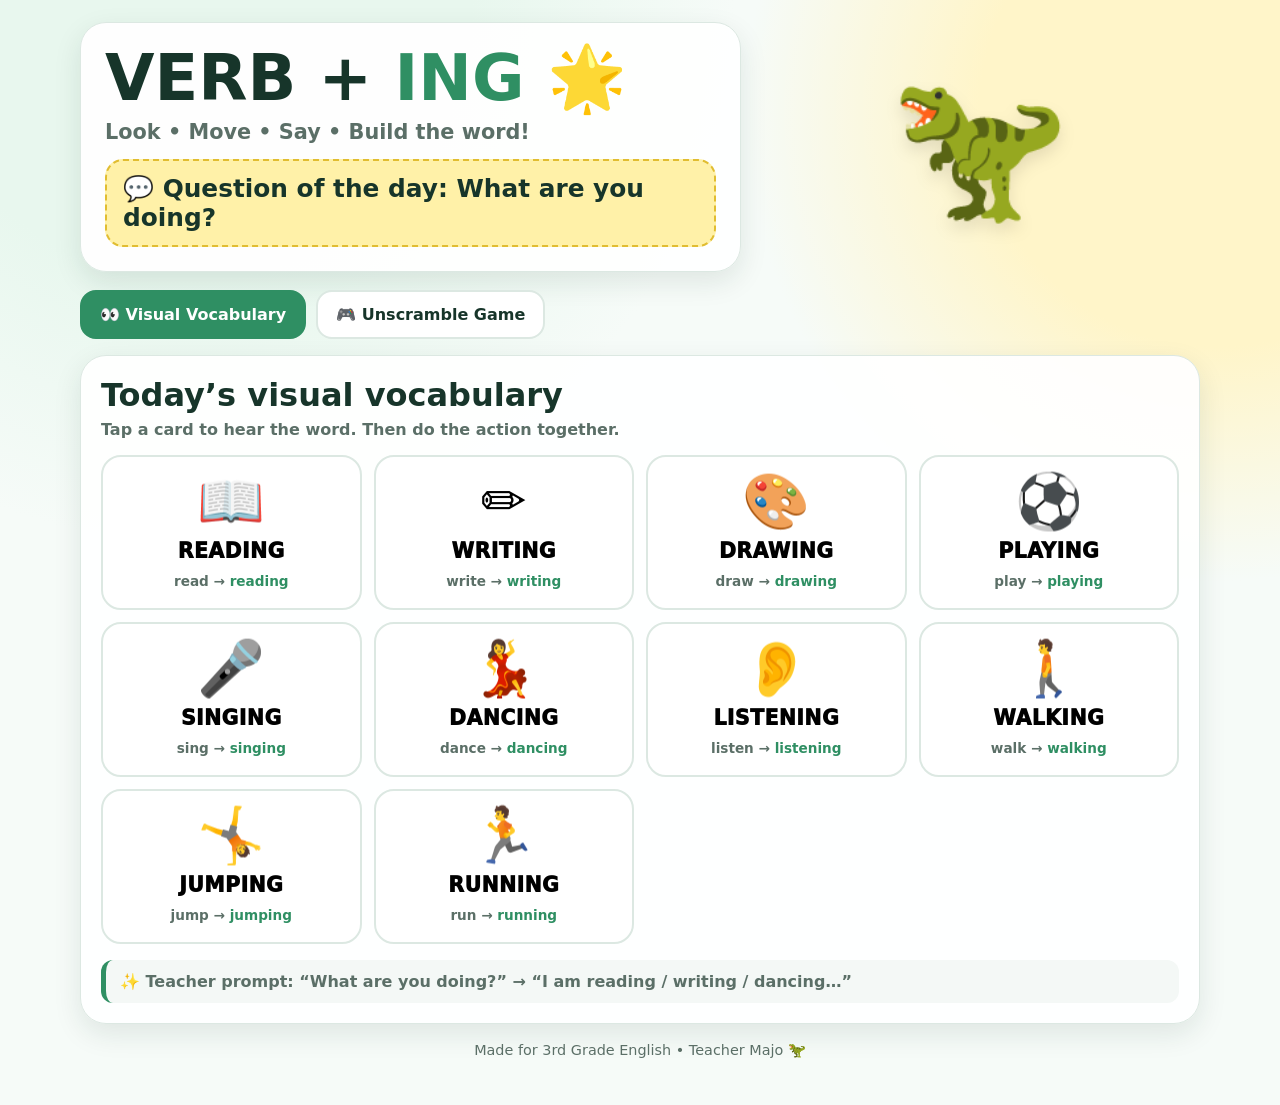
<file: verb-ing-game/index.html>
<!doctype html>
<html lang="en">
<head>
<meta charset="utf-8">
<meta name="viewport" content="width=device-width,initial-scale=1">
<title>Verb + ING | Teacher Majo</title>
<style>
  :root{
    --bg:#f6fbf8;--ink:#17352a;--muted:#5b6f67;--card:#ffffff;--line:#dce8e2;
    --green:#2f8f63;--green2:#dff5e9;--yellow:#fff1a8;--pink:#ffe2ec;--blue:#dfefff;
    --red:#c94b5d;--shadow:0 10px 28px rgba(23,53,42,.10);
  }
  *{box-sizing:border-box}
  body{margin:0;font-family:Inter,ui-rounded,"Trebuchet MS",system-ui,-apple-system,sans-serif;background:
    radial-gradient(circle at 15% 0%,#e8f7ee 0 18%,transparent 35%),
    radial-gradient(circle at 95% 10%,#fff5c9 0 15%,transparent 30%),var(--bg);color:var(--ink)}
  button{font:inherit}
  .wrap{width:min(1120px,94%);margin:auto;padding:22px 0 46px}
  .hero{display:grid;grid-template-columns:1.2fr .8fr;gap:18px;align-items:center;margin-bottom:18px}
  .heroBox,.panel{background:rgba(255,255,255,.94);border:1px solid var(--line);border-radius:26px;box-shadow:var(--shadow)}
  .heroBox{padding:24px}
  h1{font-size:clamp(2rem,5vw,4.4rem);line-height:.98;margin:0 0 10px}
  .ing{color:var(--green)}
  .subtitle{font-size:clamp(1rem,2vw,1.3rem);margin:0;color:var(--muted);font-weight:700}
  .question{margin-top:15px;background:var(--yellow);border:2px dashed #e1bd31;border-radius:18px;padding:13px 16px;font-size:clamp(1.1rem,2.2vw,1.55rem);font-weight:900}
  .dino{font-size:clamp(5rem,13vw,9rem);text-align:center;filter:drop-shadow(0 8px 8px rgba(0,0,0,.10));user-select:none}
  .tabs{display:flex;gap:10px;flex-wrap:wrap;margin:16px 0}
  .tab{border:2px solid var(--line);background:#fff;color:var(--ink);padding:13px 18px;border-radius:16px;font-weight:900;cursor:pointer;min-height:48px}
  .tab.active{background:var(--green);border-color:var(--green);color:#fff}
  .panel{padding:20px}
  .hidden{display:none!important}
  .sectionTitle{font-size:clamp(1.45rem,3vw,2rem);margin:0 0 6px}
  .hint{margin:0 0 16px;color:var(--muted);font-weight:650}
  .vocabGrid{display:grid;grid-template-columns:repeat(4,1fr);gap:12px}
  .vcard{border:2px solid var(--line);background:#fff;border-radius:20px;padding:14px;text-align:center;min-height:155px;display:grid;place-items:center;cursor:pointer;transition:.18s transform,.18s border-color}
  .vcard:active{transform:scale(.98)}
  @media(hover:hover){.vcard:hover{transform:translateY(-3px);border-color:#8fcbae}}
  .emo{font-size:3.4rem;line-height:1}
  .word{font-size:1.28rem;font-weight:1000;letter-spacing:.02em}
  .base{font-size:.85rem;color:var(--muted);font-weight:750}
  .base b{color:var(--green)}
  .gameTop{display:flex;justify-content:space-between;gap:10px;align-items:center;flex-wrap:wrap}
  .score{display:flex;gap:8px;flex-wrap:wrap}
  .pill{background:var(--green2);padding:8px 12px;border-radius:999px;font-weight:900}
  .visualCue{display:grid;place-items:center;margin:12px 0 6px}
  .bigEmoji{font-size:clamp(5rem,14vw,8rem);line-height:1.05}
  .clue{font-weight:900;font-size:1.1rem;color:var(--muted)}
  .answerZone{min-height:78px;border:3px dashed #a9c5b7;background:#fbfefc;border-radius:20px;padding:10px;display:flex;gap:8px;align-items:center;justify-content:center;flex-wrap:wrap;margin:14px 0}
  .bank{display:flex;gap:9px;justify-content:center;flex-wrap:wrap;min-height:66px;padding:8px}
  .tile{min-width:50px;min-height:54px;border:2px solid #bed5c9;background:white;border-radius:14px;font-size:1.55rem;font-weight:1000;box-shadow:0 5px 0 #cddfd6;cursor:pointer;text-transform:uppercase}
  .tile.used{opacity:.25;box-shadow:none}
  .tile.answer{background:var(--blue);border-color:#8db9e8}
  .controls{display:flex;gap:10px;justify-content:center;flex-wrap:wrap;margin-top:14px}
  .btn{border:0;border-radius:15px;padding:13px 18px;min-height:48px;font-weight:1000;cursor:pointer}
  .primary{background:var(--green);color:white}
  .secondary{background:#edf4f0;color:var(--ink)}
  .danger{background:var(--pink);color:#8d2d45}
  .feedback{min-height:32px;text-align:center;font-weight:1000;font-size:1.15rem;margin-top:10px}
  .correct{color:var(--green)}
  .wrong{color:var(--red)}
  .teacherTip{margin-top:16px;background:#f4f8f6;border-left:5px solid var(--green);padding:12px 14px;border-radius:12px;color:var(--muted);font-weight:700}
  .footer{text-align:center;color:var(--muted);font-size:.9rem;margin-top:18px}
  @media(max-width:760px){.hero{grid-template-columns:1fr}.dino{display:none}.vocabGrid{grid-template-columns:repeat(2,1fr)}}
  @media(max-width:380px){.vocabGrid{grid-template-columns:1fr}.tile{min-width:44px}}
</style>
</head>
<body>
<main class="wrap">
  <section class="hero">
    <div class="heroBox">
      <h1>VERB + <span class="ing">ING</span> 🌟</h1>
      <p class="subtitle">Look • Move • Say • Build the word!</p>
      <div class="question">💬 Question of the day: <strong>What are you doing?</strong></div>
    </div>
    <div class="dino" aria-hidden="true">🦖</div>
  </section>

  <nav class="tabs" aria-label="Activity sections">
    <button class="tab active" id="learnTab" type="button">👀 Visual Vocabulary</button>
    <button class="tab" id="gameTab" type="button">🎮 Unscramble Game</button>
  </nav>

  <section class="panel" id="learnPanel">
    <h2 class="sectionTitle">Today’s visual vocabulary</h2>
    <p class="hint">Tap a card to hear the word. Then do the action together.</p>
    <div class="vocabGrid" id="vocabGrid"></div>
    <div class="teacherTip">✨ Teacher prompt: “What are you doing?” → “I am <strong>reading / writing / dancing…</strong>”</div>
  </section>

  <section class="panel hidden" id="gamePanel">
    <div class="gameTop">
      <div>
        <h2 class="sectionTitle">Unscramble the -ING word!</h2>
        <p class="hint">Tap the letters in the correct order.</p>
      </div>
      <div class="score">
        <span class="pill">⭐ Score: <span id="score">0</span></span>
        <span class="pill">🔥 Streak: <span id="streak">0</span></span>
      </div>
    </div>

    <div class="visualCue">
      <div class="bigEmoji" id="cueEmoji" aria-label="Visual clue"></div>
      <div class="clue" id="cueText">What are you doing?</div>
    </div>

    <div class="answerZone" id="answerZone" aria-label="Your answer"></div>
    <div class="bank" id="letterBank" aria-label="Scrambled letters"></div>

    <div class="controls">
      <button class="btn secondary" id="undoBtn" type="button">↩ Undo</button>
      <button class="btn danger" id="clearBtn" type="button">🧹 Clear</button>
      <button class="btn primary" id="checkBtn" type="button">✅ Check</button>
      <button class="btn secondary" id="sayBtn" type="button">🔊 Hear clue</button>
      <button class="btn primary hidden" id="nextBtn" type="button">➡ Next word</button>
    </div>
    <div class="feedback" id="feedback" aria-live="polite"></div>
  </section>

  <div class="footer">Made for 3rd Grade English • Teacher Majo 🦖</div>
</main>

<script>
(() => {
  const words = [
    {base:'read', word:'reading', emoji:'📖'},
    {base:'write', word:'writing', emoji:'✏️'},
    {base:'draw', word:'drawing', emoji:'🎨'},
    {base:'play', word:'playing', emoji:'⚽'},
    {base:'sing', word:'singing', emoji:'🎤'},
    {base:'dance', word:'dancing', emoji:'💃'},
    {base:'listen', word:'listening', emoji:'👂'},
    {base:'walk', word:'walking', emoji:'🚶'},
    {base:'jump', word:'jumping', emoji:'🤸'},
    {base:'run', word:'running', emoji:'🏃'}
  ];

  const learnTab = document.getElementById('learnTab');
  const gameTab = document.getElementById('gameTab');
  const learnPanel = document.getElementById('learnPanel');
  const gamePanel = document.getElementById('gamePanel');
  const vocabGrid = document.getElementById('vocabGrid');

  function speak(text){
    if(!('speechSynthesis' in window)) return;
    window.speechSynthesis.cancel();
    const u = new SpeechSynthesisUtterance(text);
    u.lang = 'en-US';
    u.rate = .82;
    window.speechSynthesis.speak(u);
  }

  words.forEach(item => {
    const card = document.createElement('button');
    card.type = 'button';
    card.className = 'vcard';
    card.innerHTML = '<div class="emo">'+item.emoji+'</div><div class="word">'+item.word.toUpperCase()+'</div><div class="base">'+item.base+' → <b>'+item.word+'</b></div>';
    card.setAttribute('aria-label', item.word + ', tap to hear');
    card.addEventListener('click', () => speak(item.word));
    vocabGrid.appendChild(card);
  });

  function show(which){
    const learn = which === 'learn';
    learnPanel.classList.toggle('hidden', !learn);
    gamePanel.classList.toggle('hidden', learn);
    learnTab.classList.toggle('active', learn);
    gameTab.classList.toggle('active', !learn);
    if(!learn && !state.current) nextWord();
  }
  learnTab.addEventListener('click',()=>show('learn'));
  gameTab.addEventListener('click',()=>show('game'));

  const state = {current:null, letters:[], answer:[], score:0, streak:0, solved:false, lastIndex:-1};
  const cueEmoji = document.getElementById('cueEmoji');
  const cueText = document.getElementById('cueText');
  const answerZone = document.getElementById('answerZone');
  const letterBank = document.getElementById('letterBank');
  const feedback = document.getElementById('feedback');
  const scoreEl = document.getElementById('score');
  const streakEl = document.getElementById('streak');
  const nextBtn = document.getElementById('nextBtn');

  function shuffledLetters(word){
    let arr = word.split('');
    let tries = 0;
    do{
      for(let i=arr.length-1;i>0;i--){
        const j = Math.floor(Math.random()*(i+1));
        [arr[i],arr[j]]=[arr[j],arr[i]];
      }
      tries++;
    }while(arr.join('')===word && tries<12);
    return arr.map((letter,index)=>({letter,id:index,used:false}));
  }

  function render(){
    cueEmoji.textContent = state.current.emoji;
    cueText.textContent = 'What are you doing?';
    scoreEl.textContent = state.score;
    streakEl.textContent = state.streak;

    answerZone.innerHTML='';
    if(!state.answer.length){
      const p=document.createElement('span');
      p.textContent='Tap letters here 👇';
      p.style.color='#81948c'; p.style.fontWeight='900';
      answerZone.appendChild(p);
    } else {
      state.answer.forEach((entry,answerIndex)=>{
        const b=document.createElement('button');
        b.type='button'; b.className='tile answer'; b.textContent=entry.letter;
        b.title='Tap to remove';
        b.addEventListener('click',()=>removeFromAnswer(answerIndex));
        answerZone.appendChild(b);
      });
    }

    letterBank.innerHTML='';
    state.letters.forEach((entry,index)=>{
      const b=document.createElement('button');
      b.type='button'; b.className='tile'+(entry.used?' used':'');
      b.textContent=entry.letter;
      b.disabled=entry.used || state.solved;
      b.addEventListener('click',()=>addLetter(index));
      letterBank.appendChild(b);
    });
  }

  function addLetter(index){
    const entry=state.letters[index];
    if(!entry || entry.used || state.solved) return;
    entry.used=true;
    state.answer.push({letter:entry.letter,index});
    feedback.textContent='';
    render();
  }

  function removeFromAnswer(answerIndex){
    if(state.solved) return;
    const entry=state.answer[answerIndex];
    if(!entry) return;
    state.letters[entry.index].used=false;
    state.answer.splice(answerIndex,1);
    feedback.textContent='';
    render();
  }

  function undo(){
    if(state.solved || !state.answer.length) return;
    removeFromAnswer(state.answer.length-1);
  }

  function clearAnswer(){
    if(state.solved) return;
    state.letters.forEach(x=>x.used=false);
    state.answer=[];
    feedback.textContent='';
    render();
  }

  function check(){
    if(state.solved) return;
    const attempt=state.answer.map(x=>x.letter).join('');
    if(attempt.length < state.current.word.length){
      feedback.className='feedback wrong';
      feedback.textContent='Keep going! You still need more letters. 💪';
      return;
    }
    if(attempt===state.current.word){
      state.solved=true;
      state.score += 10;
      state.streak += 1;
      feedback.className='feedback correct';
      feedback.textContent='Amazing! 🎉 '+state.current.word.toUpperCase()+'!';
      speak('Great job! ' + state.current.word);
      nextBtn.classList.remove('hidden');
      render();
    } else {
      state.streak=0;
      feedback.className='feedback wrong';
      feedback.textContent='Almost! Look carefully and try again. 👀';
      speak('Try again');
      streakEl.textContent=state.streak;
    }
  }

  function nextWord(){
    let index;
    do{ index=Math.floor(Math.random()*words.length); }
    while(words.length>1 && index===state.lastIndex);
    state.lastIndex=index;
    state.current=words[index];
    state.letters=shuffledLetters(state.current.word);
    state.answer=[];
    state.solved=false;
    feedback.className='feedback';
    feedback.textContent='';
    nextBtn.classList.add('hidden');
    render();
  }

  document.getElementById('undoBtn').addEventListener('click',undo);
  document.getElementById('clearBtn').addEventListener('click',clearAnswer);
  document.getElementById('checkBtn').addEventListener('click',check);
  document.getElementById('sayBtn').addEventListener('click',()=>{
    if(state.current) speak('What are you doing? ' + state.current.word);
  });
  nextBtn.addEventListener('click',nextWord);
})();
</script>
</body>
</html>
</file>
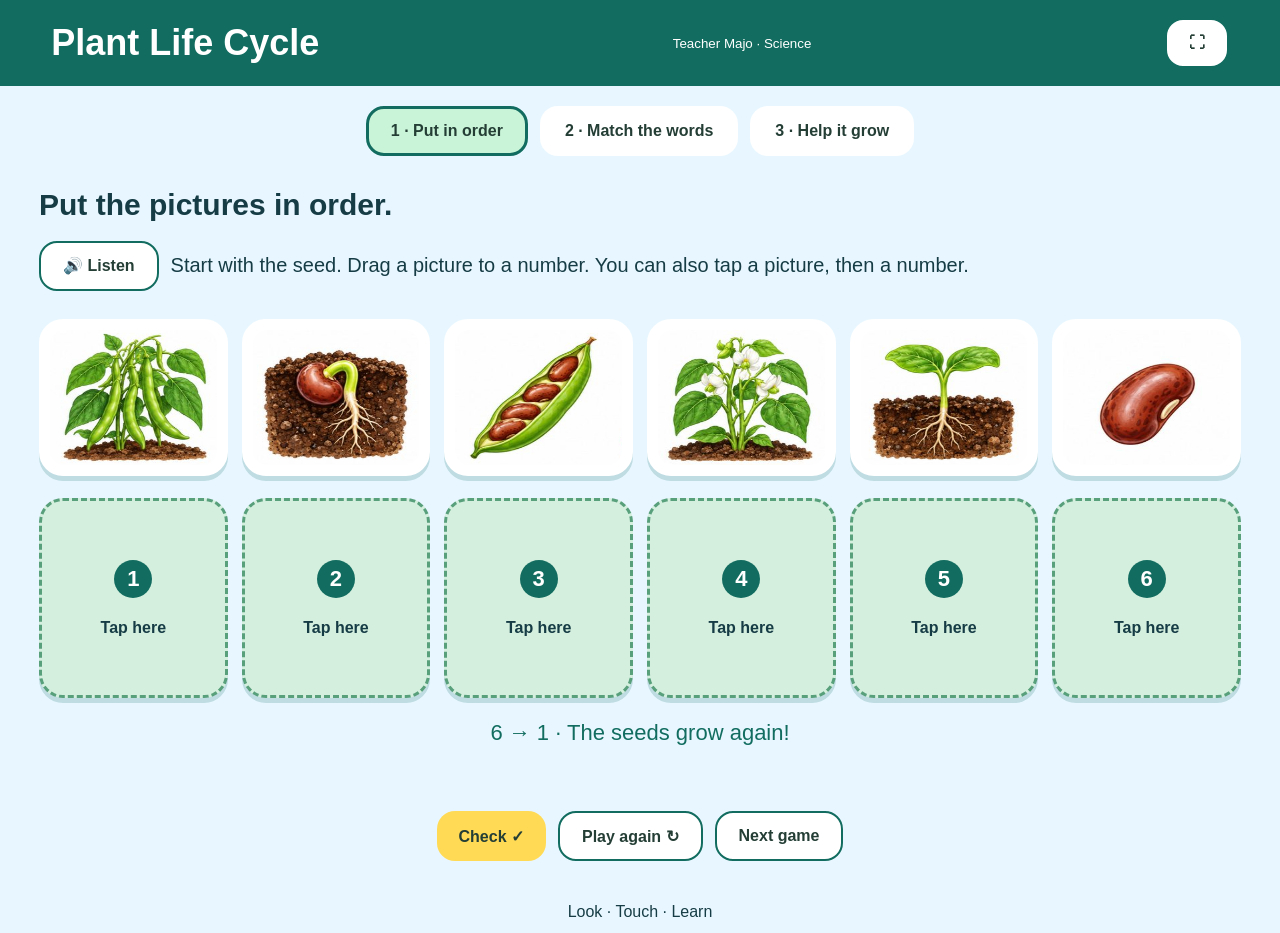
<file: plant-life-cycle-games.html>
<!doctype html>
<html lang="en"><meta charset="utf-8"><meta name="viewport" content="width=device-width,initial-scale=1"><title>Plant Life Cycle · Teacher Majo</title>
<style>
*{box-sizing:border-box}body{margin:0;background:#e8f7ff;color:#163c45;font-family:Trebuchet MS,Arial,sans-serif}header{background:#126d60;color:white;padding:18px 4%;display:flex;align-items:center;justify-content:space-between}h1{font-size:clamp(23px,3vw,36px);margin:0}button{font:inherit;font-weight:bold;border:0;border-radius:18px;cursor:pointer;min-height:50px;padding:12px 22px;background:#ffda55;color:#243e36;transition:transform .15s}button:hover{transform:translateY(-2px)}button:focus-visible{outline:4px solid #ef6c37;outline-offset:3px}nav{display:flex;gap:12px;justify-content:center;padding:20px;flex-wrap:wrap}nav button{background:white;border:3px solid transparent}nav button.active{border-color:#126d60;background:#c9f4d7}main{max-width:1250px;margin:auto;padding:0 24px 30px}h2{font-size:30px;margin:12px 0}p{font-size:20px}.instruction{display:flex;gap:12px;align-items:center;flex-wrap:wrap}.bank,.slots,.choices{display:grid;grid-template-columns:repeat(6,1fr);gap:14px;margin:22px 0}.card,.slot{border:3px solid white;background:white;border-radius:24px;min-width:0;box-shadow:0 5px 0 #bfdce3;padding:8px;position:relative}.card{touch-action:none;cursor:grab;text-align:center;font-size:21px;font-weight:bold}.card.selected{border-color:#e88919;box-shadow:0 0 0 4px #ffe7a5}.art{height:135px;background-image:url('[data-uri]');background-size:400% 300%;background-repeat:no-repeat;border-radius:16px;pointer-events:none}.slot{background:#d4efde;border:3px dashed #589f7b;min-height:200px;cursor:pointer;display:flex;flex-direction:column;justify-content:center;text-align:center;font-size:22px;font-weight:bold}.slot .num{border-radius:50%;background:#126d60;color:white;width:38px;height:38px;display:grid;place-items:center;margin:0 auto 7px}.slot .card{box-shadow:none}.slot.good,.card.good{border:3px solid #16804c;background:#d8f9d9}.slot.bad{border-color:#e88919}.controls{display:flex;gap:12px;flex-wrap:wrap;justify-content:center}.secondary{background:white;border:2px solid #126d60}.feedback{min-height:65px;font-size:24px;font-weight:bold;text-align:center;padding:16px;line-height:1.3}.choices{grid-template-columns:repeat(3,1fr);max-width:840px;margin:20px auto}.choices .art{height:145px}.choices .card.selected:after{content:'✓';position:absolute;right:12px;top:10px;border-radius:50%;background:#126d60;color:white;padding:4px 10px}.meter{height:18px;max-width:460px;background:#c7dfe8;border-radius:20px;margin:auto;overflow:hidden}.meter div{height:100%;background:#26a36b;transition:width .6s}.cycle-end{text-align:center;font-size:22px;color:#126d60}footer{text-align:center;padding:12px;font-size:16px}.ghost{position:fixed;width:130px;z-index:9;pointer-events:none;opacity:.9}.celebrate{animation:pop .6s ease}@keyframes pop{50%{transform:scale(1.05)}}@media(max-width:900px){.bank,.slots{grid-template-columns:repeat(3,1fr)}.art{height:120px}}@media(max-width:500px){main{padding:0 12px}.bank,.slots{grid-template-columns:repeat(2,1fr)}.choices{grid-template-columns:repeat(2,1fr)}header small{display:none}h2{font-size:25px}.art{height:115px}}
@media(prefers-reduced-motion:reduce){*{animation:none!important;transition:none!important}}
</style>
<header><h1>Plant Life Cycle</h1><small>Teacher Majo · Science</small><button class="secondary" onclick="document.documentElement.requestFullscreen?.()" aria-label="Full screen">⛶</button></header>
<nav aria-label="Games"><button onclick="start(0)">1 · Put in order</button><button onclick="start(1)">2 · Match the words</button><button onclick="start(2)">3 · Help it grow</button></nav><main id="main"></main><footer>Look · Touch · Learn</footer>
<script>
const labels=['Seed','Roots','Seedling','Flowers','Bean pods','Seeds'];const titles=['Put the pictures in order.','Match each picture to a word.','What does a plant need?'];const help=['Start with the seed. Drag a picture to a number. You can also tap a picture, then a number.','Drag a picture to its word. You can also tap a picture, then a word.','Choose three things. Tap the pictures.'];let game=0,order=[],pool=[],selected=null,needs=new Set(),solved=false,drag=null;
function say(t){if('speechSynthesis'in window){speechSynthesis.cancel();let u=new SpeechSynthesisUtterance(t);u.lang='en-US';u.rate=.8;let v=speechSynthesis.getVoices().find(v=>v.lang.startsWith('en'));if(v)u.voice=v;speechSynthesis.speak(u)}}
function shuffle(a){for(let i=a.length-1;i>0;i--){let j=Math.floor(Math.random()*(i+1));[a[i],a[j]]=[a[j],a[i]]}return a}
function art(id){return `<div class="art" style="background-position:${id%4*100/3}% ${Math.floor(id/4)*50}%" role="img" aria-label="${[...labels,'Water','Sunlight','Air','Candy','Toy car','TV'][id]}"></div>`}
function card(id,word=false){return `<div class="card ${selected===id?'selected':''}" tabindex="0" role="button" aria-label="${labels[id]} picture" data-card="${id}">${art(id)}${word?labels[id]:''}</div>`}
function start(g){game=g;order=Array(6).fill(null);pool=shuffle([0,1,2,3,4,5]);selected=null;needs=new Set();solved=false;render()}
function render(){document.querySelectorAll('nav button').forEach((b,i)=>{b.classList.toggle('active',i===game);b.setAttribute('aria-current',i===game?'page':'false')});let s=`<h2>${titles[game]}</h2><div class="instruction"><button class="secondary" id="listen">🔊 Listen</button><p>${help[game]}</p></div>`;
if(game<2){s+=`<div class="bank" aria-label="Picture bank">${pool.map(i=>card(i)).join('')}</div><div class="slots">${order.map((id,i)=>`<div class="slot" tabindex="0" role="button" data-slot="${i}" aria-label="${game===0?'Step '+(i+1):labels[i]}">${game===0?`<span class="num">${i+1}</span>`:`<span>${labels[i]}</span>`}${id===null?'<span style="font-size:16px;margin-top:14px">Tap here</span>':card(id)}</div>`).join('')}</div>`;if(game===0)s+='<div class="cycle-end">6 → 1 · The seeds grow again!</div>'}
else{s+=`<div class="choices">${[7,9,6,10,8,11].map(id=>`<button class="card ${needs.has(id)?'selected':''}" data-need="${id}" aria-pressed="${needs.has(id)}">${art(id)}${['Water','Sunlight','Air','Candy','Toy car','TV'][id-6]}</button>`).join('')}</div><div class="meter"><div style="width:${solved?100:0}%"></div></div>`}
s+='<div class="feedback" role="status" id="feedback"></div><div class="controls"><button id="check">Check ✓</button><button class="secondary" id="reset">Play again ↻</button><button class="secondary" id="next">Next game</button></div>';document.getElementById('main').innerHTML=s;
document.getElementById('listen').onclick=()=>say(titles[game]+' '+help[game]);document.getElementById('check').onclick=check;document.getElementById('reset').onclick=()=>start(game);document.getElementById('next').onclick=()=>start((game+1)%3);
document.querySelectorAll('[data-card]').forEach(el=>{el.onpointerdown=e=>begin(e,Number(el.dataset.card));el.onkeydown=e=>{if(e.key==='Enter'||e.key===' '){e.preventDefault();select(Number(el.dataset.card))}}});document.querySelectorAll('[data-slot]').forEach(el=>{el.onclick=e=>{if(e.target.closest('[data-card]'))return;place(Number(el.dataset.slot))};el.onkeydown=e=>{if(e.target===el&&(e.key==='Enter'||e.key===' ')){e.preventDefault();place(Number(el.dataset.slot))}}});document.querySelectorAll('[data-need]').forEach(el=>el.onclick=()=>{if(solved)return;let id=Number(el.dataset.need);needs.has(id)?needs.delete(id):needs.add(id);say(el.textContent);render()})}
function select(id){if(solved)return;selected=selected===id?null:id;render()}
function place(i){if(selected===null||solved)return;let id=selected,old=order.indexOf(id),other=order[i];if(old>=0)order[old]=other;else{pool=pool.filter(x=>x!==id);if(other!==null)pool.push(other)}order[i]=id;selected=null;render()}
function begin(e,id){if(solved||e.button>0)return;e.preventDefault();e.stopPropagation();drag={id,x:e.clientX,y:e.clientY,moved:false};window.addEventListener('pointermove',move);window.addEventListener('pointerup',end,{once:true});window.addEventListener('pointercancel',cancel,{once:true})}
function move(e){if(!drag)return;if(Math.hypot(e.clientX-drag.x,e.clientY-drag.y)>8&&!drag.moved){drag.moved=true;let el=document.createElement('div');el.className='card ghost';el.innerHTML=art(drag.id);document.body.append(el)}let el=document.querySelector('.ghost');if(el){el.style.left=e.clientX-65+'px';el.style.top=e.clientY-65+'px'}}
function cancel(){document.querySelector('.ghost')?.remove();window.removeEventListener('pointermove',move);window.removeEventListener('pointerup',end);window.removeEventListener('pointercancel',cancel);drag=null}
function end(e){if(!drag)return;let d=drag,target=document.elementFromPoint(e.clientX,e.clientY)?.closest('[data-slot]');cancel();if(d.moved&&target){selected=d.id;place(Number(target.dataset.slot))}else if(!d.moved)select(d.id)}
function feedback(t){document.getElementById('feedback').textContent=t;say(t)}
function check(){if(solved){feedback('Great job! Play again or choose the next game.');return}if(game<2){if(order.includes(null)){feedback('Add all six pictures. You can do it!');return}order.forEach((id,i)=>document.querySelector(`[data-slot="${i}"]`).classList.add(id===i?'good':'bad'));if(order.every((id,i)=>id===i)){solved=true;selected=null;feedback(game===0?'Wonderful! Seeds grow into plants. Plants make new seeds!':'Great matching! Seed, roots, seedling, flowers, bean pods, seeds.');document.querySelector('.slots').classList.add('celebrate')}else feedback('Almost! Keep the green pictures. Try the orange places again.')}else{if(needs.size===3&&[6,7,8].every(id=>needs.has(id))){solved=true;render();feedback('Wonderful! A plant needs water, sunlight and air!');document.querySelector('.choices').classList.add('celebrate')}else feedback(needs.size!==3?'Choose three pictures.':'Try again! Does a plant need a toy or food like candy?')}}
start(0);
</script></html>
</file>
<file: styles.css>
:root{--navy:#06112d;--blue:#0c225b;--cyan:#2be7ff;--gold:#ffd84a;--orange:#ff9f2d;--green:#55e56d;--white:#f8fbff;--muted:#a9b8df;--line:#284585}*{box-sizing:border-box}body{margin:0;min-height:100vh;background:radial-gradient(circle at 50% 20%,#183b85 0,#09183e 35%,#03091b 80%);color:var(--white);font-family:Arial Rounded MT Bold,Montserrat,system-ui,sans-serif}.app-shell{min-height:100vh;overflow:hidden;position:relative}.app-shell:before{content:"";position:fixed;inset:0;pointer-events:none;background:linear-gradient(115deg,transparent 30%,rgba(43,231,255,.04) 31%,transparent 32%),radial-gradient(circle at 10% 90%,rgba(85,229,109,.12),transparent 25%)}.topbar{height:86px;display:flex;align-items:center;justify-content:space-between;padding:14px clamp(18px,5vw,70px);border-bottom:1px solid rgba(255,255,255,.13);position:relative;z-index:4}.brand{display:flex;align-items:center;gap:12px;line-height:1}.brand-mark{font-size:42px}.brand b{display:block;color:var(--gold);letter-spacing:1px}.brand small{display:block;color:var(--cyan);font-size:11px;margin-top:6px;letter-spacing:2px}.teacher-link{border:1px solid var(--line);background:#071940;color:#dce6ff;border-radius:12px;padding:11px 16px;font-weight:700;cursor:pointer}.screen{display:none;min-height:calc(100vh - 86px);position:relative}.screen.active{display:flex}.start-screen{align-items:center;justify-content:center;gap:clamp(30px,8vw,120px);padding:40px 7vw}.rex-stage{position:relative;width:min(420px,42vw);height:480px;display:grid;place-items:center}.spotlight{position:absolute;width:380px;height:380px;background:radial-gradient(circle,rgba(43,231,255,.24),transparent 67%);filter:blur(3px)}.rex{font-size:clamp(150px,24vw,300px);filter:drop-shadow(0 22px 18px rgba(0,0,0,.4));animation:float 3s ease-in-out infinite;z-index:2}.speech{position:absolute;top:15px;right:-25px;background:white;color:#101a36;border-radius:22px;padding:16px 20px;box-shadow:0 10px 28px #0006;transform:rotate(2deg);z-index:3}.speech:after{content:"";position:absolute;bottom:-15px;left:35px;border:10px solid transparent;border-top-color:white}.speech span{display:block;color:#087d53;font-weight:900}.start-card{width:min(500px,100%);background:linear-gradient(145deg,rgba(21,48,112,.96),rgba(5,18,51,.96));border:2px solid #355da9;border-radius:28px;padding:clamp(28px,4vw,48px);box-shadow:0 30px 70px #0008,inset 0 1px #ffffff33}.eyebrow{font-size:13px;letter-spacing:3px;color:var(--cyan);font-weight:900}.start-card h1,.result-screen h1{font-size:clamp(42px,6vw,74px);line-height:.95;margin:15px 0 20px;text-transform:uppercase}.start-card h1 em{font-style:normal;color:var(--gold);text-shadow:0 3px #c66714}.start-card p{font-family:system-ui,sans-serif;color:#c7d5f8;line-height:1.6}.start-card label{display:block;font-size:14px;margin:26px 0 8px;color:#edf3ff}.start-card input{width:100%;font-size:18px;color:white;background:#041333;border:2px solid #31569d;border-radius:12px;padding:15px;outline:none}.start-card input:focus{border-color:var(--cyan);box-shadow:0 0 0 3px #2be7ff22}.primary{border:0;border-radius:13px;padding:15px 20px;background:linear-gradient(180deg,var(--gold),var(--orange));color:#1c2250;font-weight:1000;letter-spacing:.8px;box-shadow:0 7px 0 #bc5a16;cursor:pointer;transition:.15s}.primary:hover{transform:translateY(-2px)}.primary:active{transform:translateY(5px);box-shadow:0 2px 0 #bc5a16}.start-card .primary{width:100%;margin-top:16px;font-size:16px}.error{color:#ff9a9a!important;min-height:20px;margin:8px 0 0!important}.game-screen{padding:30px clamp(18px,5vw,70px);flex-direction:column}.game-head{display:flex;justify-content:space-between;align-items:center;margin-bottom:12px}.player-name{font-size:20px;color:white;margin-right:12px}.subject-pill{border-radius:99px;padding:7px 12px;background:#1b3574;color:var(--cyan);font-size:13px}.question-count{color:var(--muted);font-size:14px;letter-spacing:1px}.question-count b{color:var(--gold);font-size:24px}.progress{height:8px;background:#071637;border-radius:10px;margin-bottom:28px;overflow:hidden}.progress span{display:block;width:20%;height:100%;background:linear-gradient(90deg,var(--green),var(--cyan));transition:.4s}.arena{display:grid;grid-template-columns:260px minmax(0,820px);gap:28px;justify-content:center}.prize-ladder,.quiz-card{background:linear-gradient(160deg,rgba(16,43,101,.94),rgba(4,14,41,.97));border:1px solid #3659a0;border-radius:24px;box-shadow:0 25px 60px #0007}.prize-ladder{padding:24px}.prize-ladder h2{font-size:13px;letter-spacing:2px;text-align:center;color:var(--gold)}.prize-ladder ol{list-style:none;padding:0;margin:18px 0 0;display:flex;flex-direction:column;gap:9px}.prize-ladder li{padding:11px;border-radius:10px;color:#97a9d3;font-size:13px}.prize-ladder li b{color:var(--gold);margin-right:8px}.prize-ladder li.current{background:linear-gradient(90deg,#f8b72f,#f27022);color:#14204c;transform:scale(1.03)}.prize-ladder li.current b{color:#14204c}.prize-ladder li.done{color:var(--green)}.quiz-card{padding:clamp(22px,4vw,46px);min-height:500px}.lifelines{display:flex;gap:10px;justify-content:flex-end}.lifelines button{background:#0a1b48;color:#dfe8ff;border:1px solid #34589e;border-radius:99px;padding:9px 14px;font-weight:800;cursor:pointer}.lifelines button:disabled{opacity:.3;text-decoration:line-through}.question-text{font-size:clamp(25px,3.2vw,38px);line-height:1.25;text-align:center;margin:55px auto 38px;max-width:720px}.answers{display:grid;grid-template-columns:1fr 1fr;gap:15px}.answer{border:2px solid #34589e;border-radius:14px;background:#091b47;color:white;text-align:left;padding:17px 18px;font-size:17px;font-weight:800;cursor:pointer;transition:.18s}.answer:hover,.answer:focus{border-color:var(--cyan);transform:translateY(-2px)}.answer span{display:inline-grid;place-items:center;width:30px;height:30px;border-radius:50%;background:#173774;color:var(--gold);margin-right:10px}.answer.correct{border-color:var(--green);background:#0a532d}.answer.wrong{border-color:#ff606a;background:#651f35}.answer.hidden{visibility:hidden}.answer:disabled{cursor:default;transform:none}.feedback{text-align:center;min-height:44px;margin:18px 0 4px;font-size:18px;font-weight:900}.feedback.good{color:var(--green)}.feedback.bad{color:#ff8a91}.clue{display:none;margin:15px auto -25px;padding:12px 16px;border-radius:12px;background:#132e6c;color:#dce8ff;text-align:center;max-width:600px}.clue.show{display:block}.next-btn{display:none;margin:12px auto 0}.next-btn.show{display:block}.result-screen{flex-direction:column;align-items:center;justify-content:center;text-align:center;padding:42px 20px}.result-rex{font-size:100px;animation:float 2.5s infinite}.result-screen h1{font-size:clamp(38px,5vw,65px);margin:10px 0 18px;color:var(--gold)}.score-ring{width:190px;height:190px;border-radius:50%;display:flex;flex-direction:column;align-items:center;justify-content:center;border:9px solid var(--cyan);box-shadow:0 0 40px #2be7ff55;background:#081d4a}.score-ring strong{font-size:50px}.score-ring span{font-size:11px;letter-spacing:2px;color:var(--cyan)}.result-screen>p{color:#cbd8f8;font-family:system-ui,sans-serif;font-size:18px;max-width:550px}.breakdown{display:flex;gap:12px;margin:10px 0 24px}.breakdown span{background:#102d6b;border:1px solid #34589e;border-radius:12px;padding:11px 15px}dialog{width:min(850px,92vw);border:1px solid #3659a0;border-radius:22px;background:#071737;color:white;padding:28px;box-shadow:0 30px 80px #000}dialog::backdrop{background:#000b}.dialog-head{display:flex;justify-content:space-between;align-items:start}.dialog-head h2{margin:5px 0;font-size:30px}.dialog-head button{border:0;background:transparent;color:white;font-size:34px;cursor:pointer}.table-wrap{overflow:auto;max-height:50vh}table{width:100%;border-collapse:collapse;margin:18px 0;font-family:system-ui,sans-serif}th,td{text-align:left;padding:12px;border-bottom:1px solid #23427f}th{color:var(--cyan)}.dialog-actions{display:flex;justify-content:space-between;gap:14px}.danger{border:1px solid #a74658;background:#3c1523;color:#ffb7be;border-radius:12px;padding:12px 16px;cursor:pointer}@keyframes float{50%{transform:translateY(-12px) rotate(-2deg)}}@media(max-width:780px){.topbar{height:72px}.brand-mark{font-size:32px}.brand b{font-size:13px}.teacher-link{font-size:12px;padding:9px}.screen{min-height:calc(100vh - 72px)}.start-screen{flex-direction:column;padding-top:18px}.rex-stage{height:210px;width:100%}.rex{font-size:150px}.speech{right:4%;top:0;font-size:13px}.start-card{margin-bottom:30px}.arena{grid-template-columns:1fr}.prize-ladder{display:none}.answers{grid-template-columns:1fr}.question-text{margin:38px 0 28px}.quiz-card{min-height:auto}.lifelines{justify-content:center;flex-wrap:wrap}.game-head{align-items:flex-start}.question-count{font-size:11px}.dialog-actions{flex-direction:column}}
</file>
<file: fun.css>
.mission-meta{display:flex;justify-content:space-between;gap:12px;margin-top:18px;color:#2be7ff;font-size:13px;font-weight:900}
.mission-meta span{background:#081a46;border:1px solid #31559b;border-radius:99px;padding:8px 12px}
.question-icon{text-align:center;font-size:58px;margin:18px 0 -42px;filter:drop-shadow(0 8px 10px #0007)}
.egg-pop{position:fixed;left:50%;top:45%;font-size:80px;z-index:20;pointer-events:none;animation:eggPop .8s ease-out forwards}
.answer.bounce{animation:rightAnswer .42s ease}
.result-screen.celebrate:after{content:'🎉  ⭐  🥚  🌿  ⭐  🎉';position:absolute;top:10%;font-size:34px;letter-spacing:18px;animation:confetti 2s infinite alternate}
@keyframes eggPop{0%{opacity:0;transform:translate(-50%,-20%) scale(.2)}50%{opacity:1;transform:translate(-50%,-70%) scale(1.2)}100%{opacity:0;transform:translate(-50%,-130%) scale(.8)}}
@keyframes rightAnswer{50%{transform:scale(1.04)}}
@keyframes confetti{to{transform:translateY(25px) rotate(4deg)}}
@media(max-width:780px){.mission-meta{font-size:11px}.question-icon{font-size:48px;margin-bottom:-34px}.result-screen.celebrate:after{font-size:20px;letter-spacing:8px}}

.top-actions{display:flex;gap:10px;align-items:center}
.question-visual{max-width:360px;margin:18px auto 8px;min-height:150px;display:flex;align-items:center;justify-content:center;padding:20px 28px;border-radius:22px;background:linear-gradient(135deg,#eafcff,#fff8d7);border:4px solid #78e6f2;box-shadow:0 10px 0 #173a75,0 18px 34px #0005;color:#102452}
.question-visual img{width:140px;height:140px;object-fit:contain;filter:drop-shadow(0 8px 7px #16305c33)}
.question-visual div{display:flex;flex-direction:column;gap:7px;text-align:left}
.question-visual strong{font-size:25px;color:#073f71}
.question-visual span{font:700 17px/1.35 system-ui,sans-serif;color:#31506b}
.question-text{margin:24px auto 26px}
.subject-pill[data-area="Science"]{background:#0b5c3b;color:#9effbd}
.subject-pill[data-area="Social Studies"]{background:#633c04;color:#ffe092}
@media(max-width:780px){.top-actions{gap:5px}.top-actions .teacher-link{padding:8px 7px}.question-visual{min-height:120px;padding:15px}.question-visual img{width:100px;height:100px}.question-visual strong{font-size:20px}.question-visual span{font-size:15px}}
@media(max-width:520px){.brand small{display:none}.topbar{padding-left:10px;padding-right:10px}.teacher-link{font-size:0}.teacher-link:first-child{font-size:11px}.teacher-link:last-child:before{content:'📊';font-size:20px}.question-visual{flex-direction:column;text-align:center;gap:8px}.question-visual div{text-align:center}}
</file>
<file: rubric.css>
.score-map{display:grid;gap:9px;margin-top:18px}.score-map span{display:flex;justify-content:space-between;padding:10px;border-radius:10px;background:#0a1c48;color:#dfe8ff;font-size:13px}.score-map b{color:#ffd84a}.score-map strong{text-align:center;color:#55e56d;padding:12px;border-top:1px solid #3659a0}.passage-card{display:none;background:#fff7d8;color:#172248;border:4px solid #ffd84a;border-radius:18px;padding:20px;margin:22px auto 0;max-width:650px;font-family:system-ui,sans-serif;font-size:18px;line-height:1.6;box-shadow:0 10px 0 #c76d1b}.passage-card.show{display:block}.response-area{max-width:680px;margin:auto}.response-area textarea{width:100%;min-height:120px;border:2px solid #5c7ac0;border-radius:14px;background:#061535;color:#fff;font:18px system-ui;padding:15px}.task-card{background:#0a1b48;border:2px dashed #ffd84a;border-radius:16px;padding:18px;color:#e8efff;font:17px/1.5 system-ui}.task-done{display:flex;justify-content:center;margin-top:16px}.task-done button{border:1px solid #55e56d;background:#0d4b37;color:#d8ffe4;border-radius:12px;padding:13px 18px;font-weight:800;cursor:pointer}.dashboard-dialog{width:min(1100px,96vw)}.rubric-dialog{width:min(850px,94vw)}.rubric-section{border:1px solid #31559b;border-radius:16px;padding:17px;margin:14px 0;background:#081a42}.rubric-section h3{margin:0 0 8px;color:#ffd84a}.indicator{color:#b9c8ec;font:14px/1.5 system-ui}.evidence{background:#04122f;border-radius:10px;padding:10px;margin:10px 0;font:14px/1.45 system-ui}.rubric-levels{display:grid;grid-template-columns:repeat(4,1fr);gap:8px}.rubric-levels label{border:1px solid #355ba1;border-radius:10px;padding:10px;font:13px/1.35 system-ui;cursor:pointer}.rubric-levels label:has(input:checked){background:#144f42;border-color:#55e56d}.rubric-levels input{display:block;margin-bottom:6px}.rubric-total{display:flex;justify-content:space-between;align-items:center;background:#06112d;border:2px solid #ffd84a;border-radius:14px;padding:16px;margin:18px 0;color:#ffd84a}.rubric-total strong{font-size:25px}.rubric-btn{border:1px solid #2be7ff;background:#0b3156;color:#dffbff;border-radius:8px;padding:7px 10px;cursor:pointer}.pending{color:#ffd84a}.final{color:#55e56d;font-weight:900}@media(max-width:780px){.rubric-levels{grid-template-columns:1fr 1fr}.dashboard-dialog{padding:18px}.passage-card{font-size:16px}.score-map{display:none}}

.rubric-dialog{width:min(1180px,96vw);max-height:92vh}.rubric-title{display:flex;align-items:center;justify-content:space-between;gap:16px}.rubric-title h3{font-size:23px;margin-top:5px}.level-badge{white-space:nowrap;border-radius:99px;padding:9px 14px;background:#123c72;color:#fff59b;font-weight:900}.auto-rubric{font-size:14px}.auto-rubric th,.auto-rubric td{vertical-align:middle}.auto-rubric th:nth-child(1){width:27%}.auto-rubric th:nth-child(2){width:31%}.auto-rubric th:nth-child(3){width:25%}.auto-rubric th:nth-child(4){width:12%;text-align:center}.auto-rubric td:last-child{text-align:center}.auto-rubric .met{color:#7aff9e}.auto-rubric .support{color:#ffb6bd}.auto-rubric small{color:#b9c8ec;line-height:1.35}.auto-rubric tfoot td{background:#06122e;color:#f6f8ff}.subject-rubric{page-break-inside:avoid}
@media(max-width:700px){.rubric-title{align-items:flex-start;flex-direction:column}.auto-rubric{font-size:12px}.auto-rubric th,.auto-rubric td{padding:8px}.auto-rubric th:nth-child(2),.auto-rubric td:nth-child(2){display:none}}
@media print{body{background:white;color:#111}.app-shell>*:not(.rubric-dialog){display:none!important}.rubric-dialog[open]{display:block;position:static;width:100%;max-height:none;border:0;background:white;color:#111;padding:0}.rubric-dialog::backdrop{display:none}.rubric-dialog .dialog-head button,.rubric-dialog>button{display:none}.rubric-section{background:white;color:#111;border:1px solid #777;page-break-inside:avoid}.rubric-section h3,.rubric-total,.eyebrow{color:#063c7a}.indicator,.auto-rubric small{color:#333}.auto-rubric th{color:#063c7a}.auto-rubric th,.auto-rubric td{border:1px solid #bbb}.auto-rubric .met{color:#12662b}.auto-rubric .support{color:#9d1b2b}.auto-rubric tfoot td{background:#eee;color:#111}.level-badge{background:#eee;color:#111}.rubric-total{background:white;border-color:#063c7a}}

.result-screen{justify-content:flex-start;overflow-y:auto}.result-rubrics{display:grid;grid-template-columns:repeat(2,minmax(280px,420px));gap:14px;width:min(860px,100%);margin:8px auto 18px}.result-rubric-card{display:flex;align-items:center;gap:14px;text-align:left;background:#0d2a63;border:2px solid #3f68b6;border-radius:16px;padding:15px}.result-rubric-card>span{font-size:38px}.result-rubric-card div{flex:1}.result-rubric-card small{font-size:10px;letter-spacing:1.5px;color:#2be7ff}.result-rubric-card h3{margin:3px 0;color:#fff}.result-rubric-card p{margin:0;color:#c7d5f8;font:14px/1.35 system-ui}.result-rubric-card>strong{font-size:22px;color:#ffd84a;white-space:nowrap}.result-rubric-btn{margin:0 0 20px;font-weight:900}.dashboard-rubrics{display:grid;gap:10px;margin:18px 0}.dashboard-rubrics details{border:1px solid #3659a0;border-radius:13px;background:#081a42}.dashboard-rubrics summary{display:flex;justify-content:space-between;cursor:pointer;padding:14px 16px;color:#fff}.dashboard-rubrics summary b{color:#ffd84a}.dashboard-rubric-summary{padding:0 14px 16px}.dashboard-rubric-summary .result-rubrics{margin:0}.dashboard-rubric-summary>.result-rubric-card{margin:8px 0}.dashboard-rubric-summary>.rubric-btn{margin-top:6px}
@media(max-width:700px){.result-rubrics{grid-template-columns:1fr}.result-rubric-card>strong{font-size:18px}}
.ea-rubric-header{position:relative;display:flex;align-items:center;justify-content:center;min-height:94px;text-align:center}.ea-rubric-header img{position:absolute;right:4px;top:0;width:220px;max-height:72px;object-fit:contain}.ea-rubric-header h4{margin:0 0 8px;font-size:20px}.ea-rubric-header h2{margin:0;font-size:25px;letter-spacing:1px}.ea-info,.ea-signatures{border-collapse:collapse;background:#fff;color:#111;margin:8px 0 20px}.ea-info th,.ea-info td,.ea-signatures th,.ea-signatures td{border:1px solid #555;padding:8px;color:#111}.ea-info th{width:16%;font-weight:900}.ea-info td:nth-child(2){width:55%}.ea-info td:last-child{text-align:center}.ea-info td strong{display:block;font-size:24px;margin-top:8px;color:#063c7a}.ea-signatures{font-size:12px;margin-top:24px}.ea-signatures th{width:25%;text-align:center;background:#e8e8e8}.ea-signatures td{height:88px;vertical-align:top;line-height:1.45}.subject-rubric{break-after:page}
@media(max-width:700px){.ea-rubric-header{justify-content:flex-start;text-align:left}.ea-rubric-header img{width:150px}.ea-info{font-size:12px}.ea-signatures{display:none}}
@media print{.ea-rubric-header{color:#111}.ea-rubric-header img{width:190px}.subject-rubric{break-after:page;border:0}.ea-info,.ea-signatures{width:100%}.rubric-total{display:none}}
</file>
<file: present-progressive/style.css>
:root{--ink:#20304a;--purple:#6c5ce7;--pink:#ff76ad;--yellow:#ffd166;--mint:#5bd8b6;--blue:#63b7ff;--shadow:0 12px 30px #20304a20}*{box-sizing:border-box}body{margin:0;min-height:100vh;color:var(--ink);font-family:ui-rounded,"Trebuchet MS",system-ui,sans-serif;background:radial-gradient(circle at 10% 12%,#fff0aa 0 4%,transparent 4.2%),radial-gradient(circle at 91% 15%,#ffd8e8 0 5%,transparent 5.2%),linear-gradient(135deg,#f7fbff,#fff9ef)}button{font:inherit;color:inherit}.app{max-width:1180px;margin:auto;padding:14px}.topbar{position:sticky;top:8px;z-index:20;display:flex;justify-content:space-between;align-items:center;gap:10px;flex-wrap:wrap;background:#fff;border:3px solid var(--ink);border-radius:24px;padding:10px 13px;box-shadow:var(--shadow)}.brand{display:flex;gap:9px;align-items:center}.brand>span{font-size:38px}.brand b{display:block;font-size:20px}.brand small{display:block;opacity:.68;font-weight:800}.teams{display:flex;gap:7px;align-items:center;flex-wrap:wrap}.teams>div,.teams>button,.head button,.row button{background:#fff;border:2px solid var(--ink);border-radius:14px;padding:8px 10px;font-weight:1000;box-shadow:0 4px 0 #20304a1d}.teams div{display:flex;gap:5px;align-items:center}.teams div button{border:2px solid var(--ink);border-radius:9px;background:#fff;font-weight:1000;cursor:pointer}.teams>button,.head button,.row button{cursor:pointer}.screen{display:none;margin-top:17px}.screen.active{display:block}.hero{display:grid;grid-template-columns:1fr auto;align-items:center;gap:12px;margin-top:17px;padding:28px;border:3px solid var(--ink);border-radius:32px;background:linear-gradient(135deg,#6c5ce7,#887cff 55%,#63b7ff);color:#fff;box-shadow:var(--shadow);overflow:hidden}.eyebrow{display:inline-block;background:#fff;color:var(--ink);font-size:12px;font-weight:1000;letter-spacing:1px;border:2px solid var(--ink);border-radius:999px;padding:5px 9px}.hero h1{font-size:clamp(38px,6vw,70px);line-height:.94;margin:10px 0 12px;letter-spacing:-2px}.hero p{font-size:clamp(18px,2vw,24px);font-weight:800;max-width:700px}.bigrex{font-size:150px;filter:drop-shadow(0 8px 0 #3b348840)}.formula{display:inline-flex;align-items:center;gap:8px;flex-wrap:wrap;background:#fff;color:var(--ink);border:3px solid var(--ink);border-radius:16px;padding:9px 11px;font-weight:1000;margin:3px}.formula span{padding:5px 8px;border-radius:9px;background:#ffe4f0}.formula span:nth-of-type(2){background:#e6e0ff}.formula span:nth-of-type(3){background:#d8fff3}.games{display:grid;grid-template-columns:repeat(3,1fr);gap:15px;margin-top:16px}.game{text-align:left;min-height:190px;padding:17px;border:3px solid var(--ink);border-radius:26px;box-shadow:var(--shadow);cursor:pointer;transition:.18s;display:flex;flex-direction:column;align-items:flex-start}.game:hover{transform:translateY(-5px) rotate(-.4deg)}.game span{font-size:50px}.game b{font-size:25px;margin:7px 0 3px}.game small{font-size:15px;font-weight:800;opacity:.73}.game em{margin-top:auto;background:#fff;border:2px solid var(--ink);border-radius:12px;padding:7px 10px;font-style:normal;font-weight:1000}.g1{background:#fff0f7}.g2{background:#f0edff}.g3{background:#eafff7}.g4{background:#fff7d9}.g5{background:#eaf6ff}.g6{background:#fff0e8}.pyp{margin-top:16px;padding:15px;background:#fff;border:3px solid var(--ink);border-radius:24px;display:flex;align-items:center;gap:9px;flex-wrap:wrap;box-shadow:var(--shadow)}.pyp b{font-size:21px}.pyp span{border:2px solid var(--ink);border-radius:999px;padding:7px 10px;font-weight:1000;background:#fff8ce}.panel{background:#fff;border:3px solid var(--ink);border-radius:30px;padding:21px;box-shadow:var(--shadow)}.head{display:flex;justify-content:space-between;align-items:center;gap:10px;flex-wrap:wrap}.head h2{font-size:clamp(29px,4vw,46px);margin:0}.panel h3{text-align:center;font-size:clamp(24px,4vw,40px);margin:10px 0 16px}.scene{text-align:center;font-size:clamp(75px,11vw,135px);min-height:130px;display:flex;align-items:center;justify-content:center}.bar{height:16px;background:#edf0f5;border:2px solid var(--ink);border-radius:99px;overflow:hidden;margin:13px 0}.bar i{display:block;height:100%;width:0;background:linear-gradient(90deg,var(--mint),var(--blue));transition:.25s}.options{display:grid;grid-template-columns:repeat(2,1fr);gap:11px;max-width:900px;margin:auto}.options button,.speedopts button{border:3px solid var(--ink);border-radius:19px;padding:15px;background:#fff;font-size:clamp(18px,2.2vw,27px);font-weight:1000;cursor:pointer;box-shadow:0 5px 0 #20304a18}.options button:hover,.speedopts button:hover{background:#fff8c9}.options button.ok{background:#d0ffef}.options button.no{background:#ffd4df}.feedback{text-align:center;min-height:38px;font-size:23px;font-weight:1000;margin-top:10px}.next{display:none;margin:10px auto 0;border:3px solid var(--ink);border-radius:15px;background:var(--mint);padding:10px 17px;font-size:20px;font-weight:1000;cursor:pointer}.next.show{display:block}.tip{margin:15px 0 0;padding:11px 13px;background:#f3f7fb;border-radius:15px;font-weight:800}.tray{min-height:78px;display:flex;align-items:center;justify-content:center;gap:8px;flex-wrap:wrap;border:3px dashed #8d9aab;border-radius:19px;background:#f8fbff;padding:10px}.tokens{display:flex;gap:9px;justify-content:center;flex-wrap:wrap;margin:14px 0}.token,.built{border:3px solid var(--ink);border-radius:14px;padding:9px 13px;font-size:22px;font-weight:1000;cursor:pointer}.token{background:#fff2b9}.token.used{opacity:.3;pointer-events:none}.built{background:#e8e2ff}.row{display:flex;gap:9px;justify-content:center;align-items:center;flex-wrap:wrap;margin-top:12px}.row button.green,.green{background:#cffff0}.row button.pink,.pink{background:#ffd4df}.row button.yellow,.yellow{background:#ffe89a}.row button.purple,.purple{background:#e4ddff}.big{font-size:22px;padding:13px 19px!important}.memory{display:grid;grid-template-columns:repeat(4,1fr);gap:9px;max-width:900px;margin:auto}.mem{aspect-ratio:1.35;border:3px solid var(--ink);border-radius:17px;background:linear-gradient(135deg,#7668ed,#61aff8);color:#fff;font-size:22px;font-weight:1000;display:flex;align-items:center;justify-content:center;text-align:center;padding:7px;cursor:pointer;box-shadow:0 5px 0 #20304a18}.mem.open,.mem.done{background:#fff;color:var(--ink)}.mem.done{background:#d2ffef;opacity:.7}.two{display:grid;grid-template-columns:1fr 1fr;gap:15px;align-items:center}.counter{border:3px solid var(--ink);border-radius:14px;background:#fff;padding:9px 13px;font-size:22px;font-weight:1000}.speedopts{display:grid;grid-template-columns:repeat(3,1fr);gap:10px}.answer{text-align:center;font-size:clamp(25px,4vw,44px);font-weight:1000;min-height:65px}@media(max-width:850px){.topbar{position:static}.hero{grid-template-columns:1fr}.bigrex{display:none}.games{grid-template-columns:1fr 1fr}.two{grid-template-columns:1fr}.memory{grid-template-columns:repeat(3,1fr)}.speedopts{grid-template-columns:1fr}}@media(max-width:560px){.app{padding:9px}.games{grid-template-columns:1fr}.options{grid-template-columns:1fr}.memory{grid-template-columns:repeat(2,1fr)}.hero{padding:20px}.formula{display:flex}}
</file>
